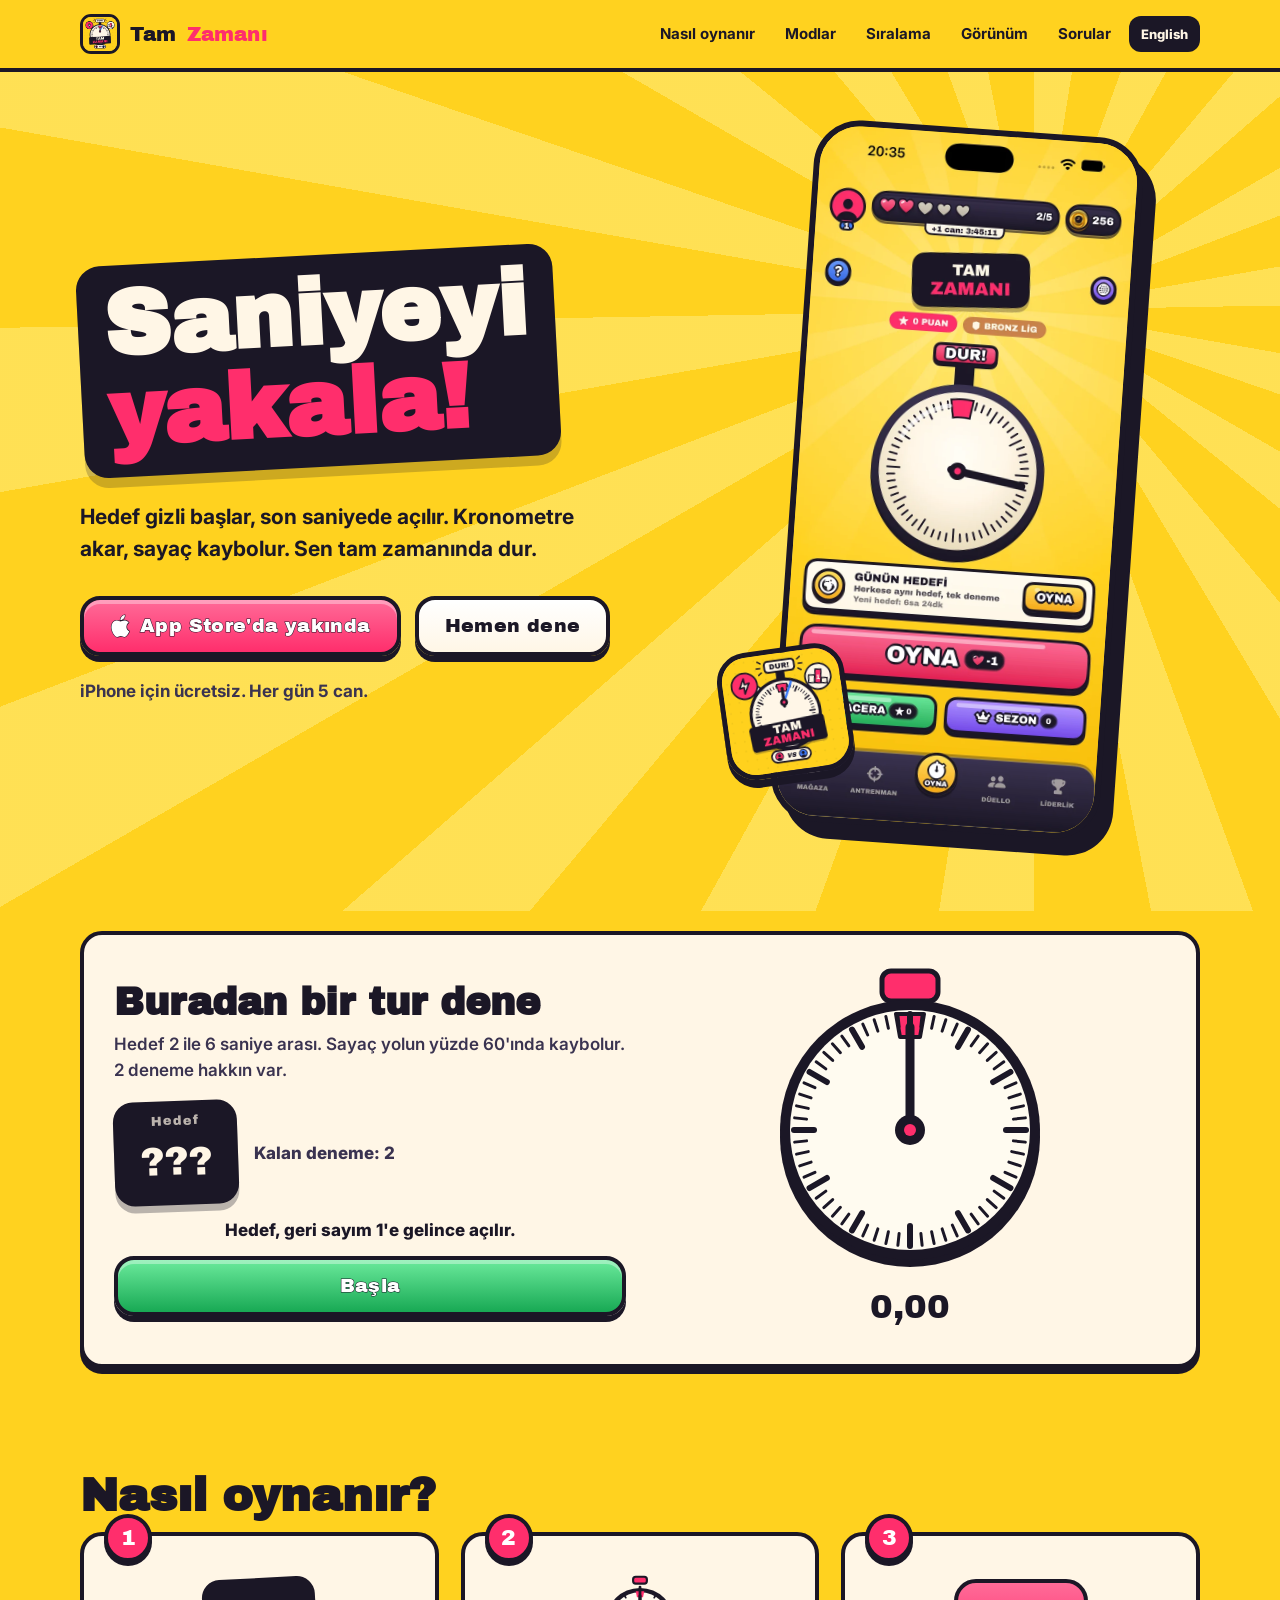
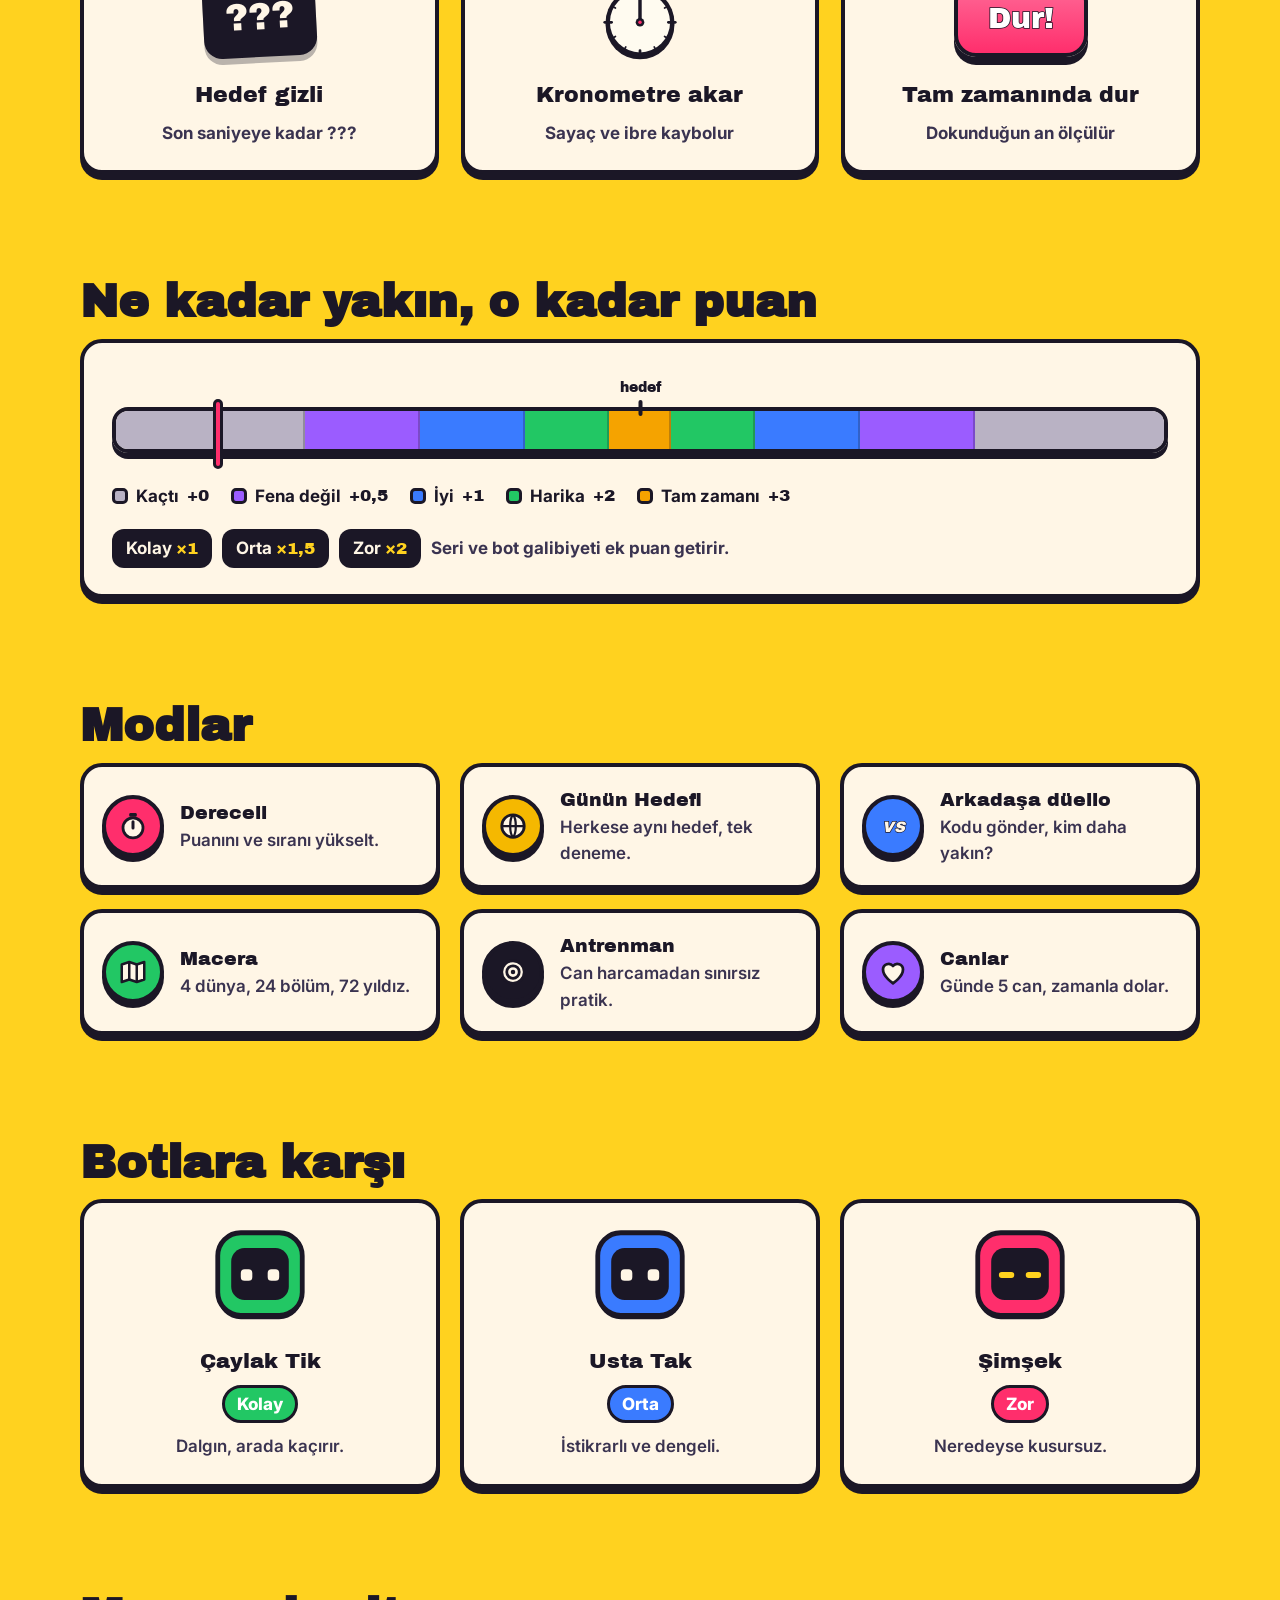
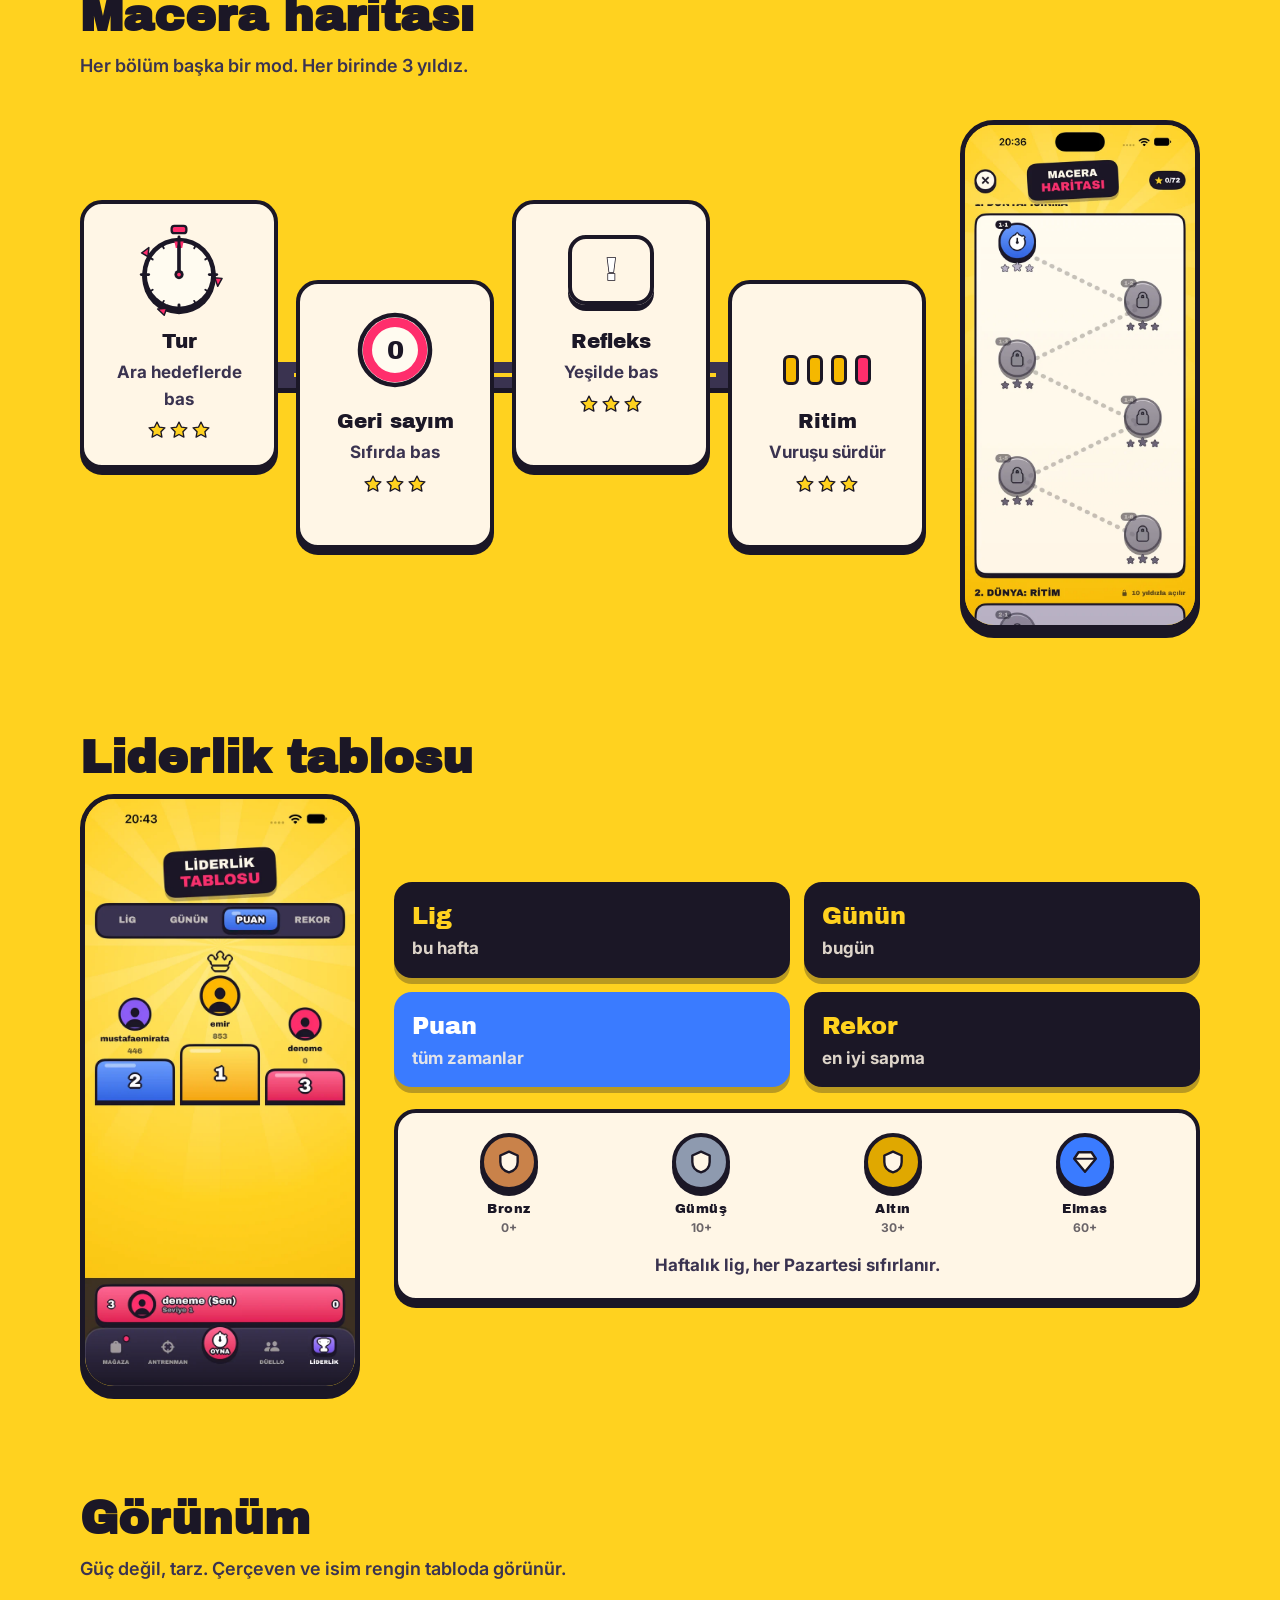
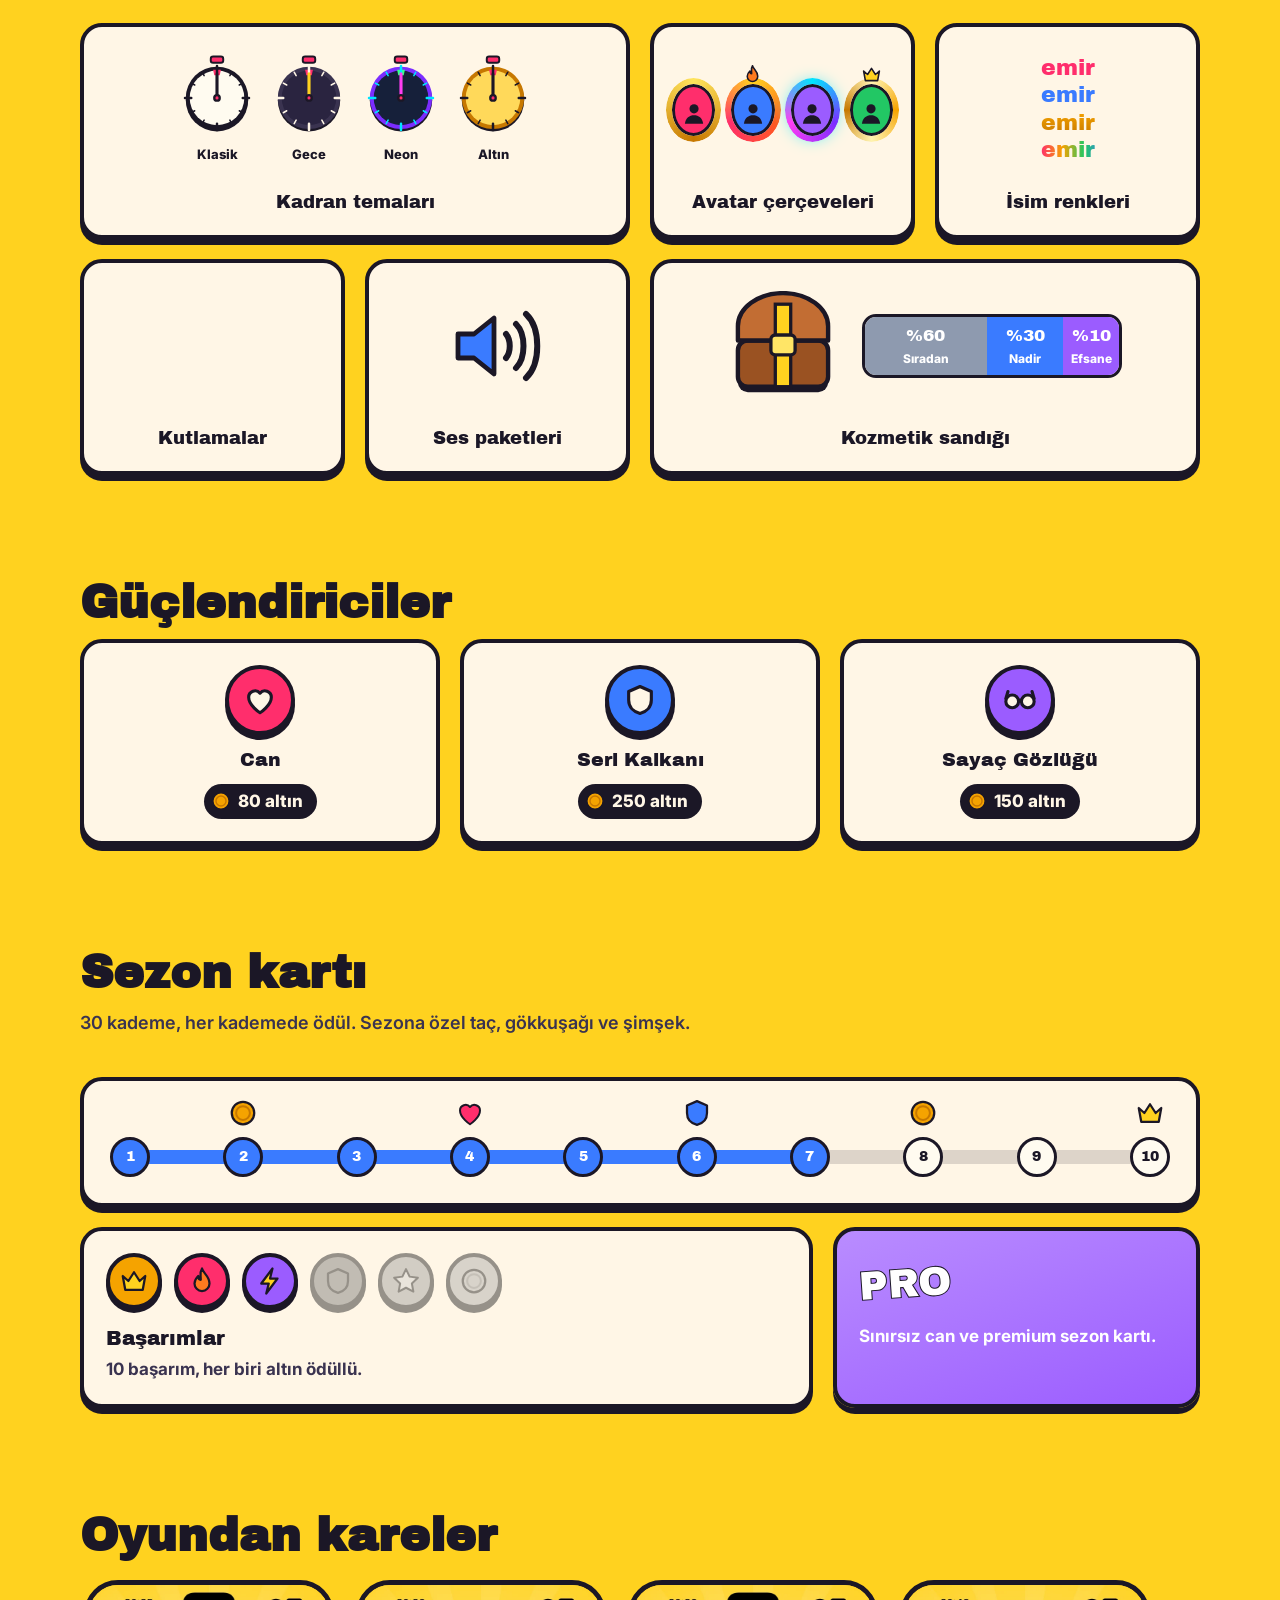
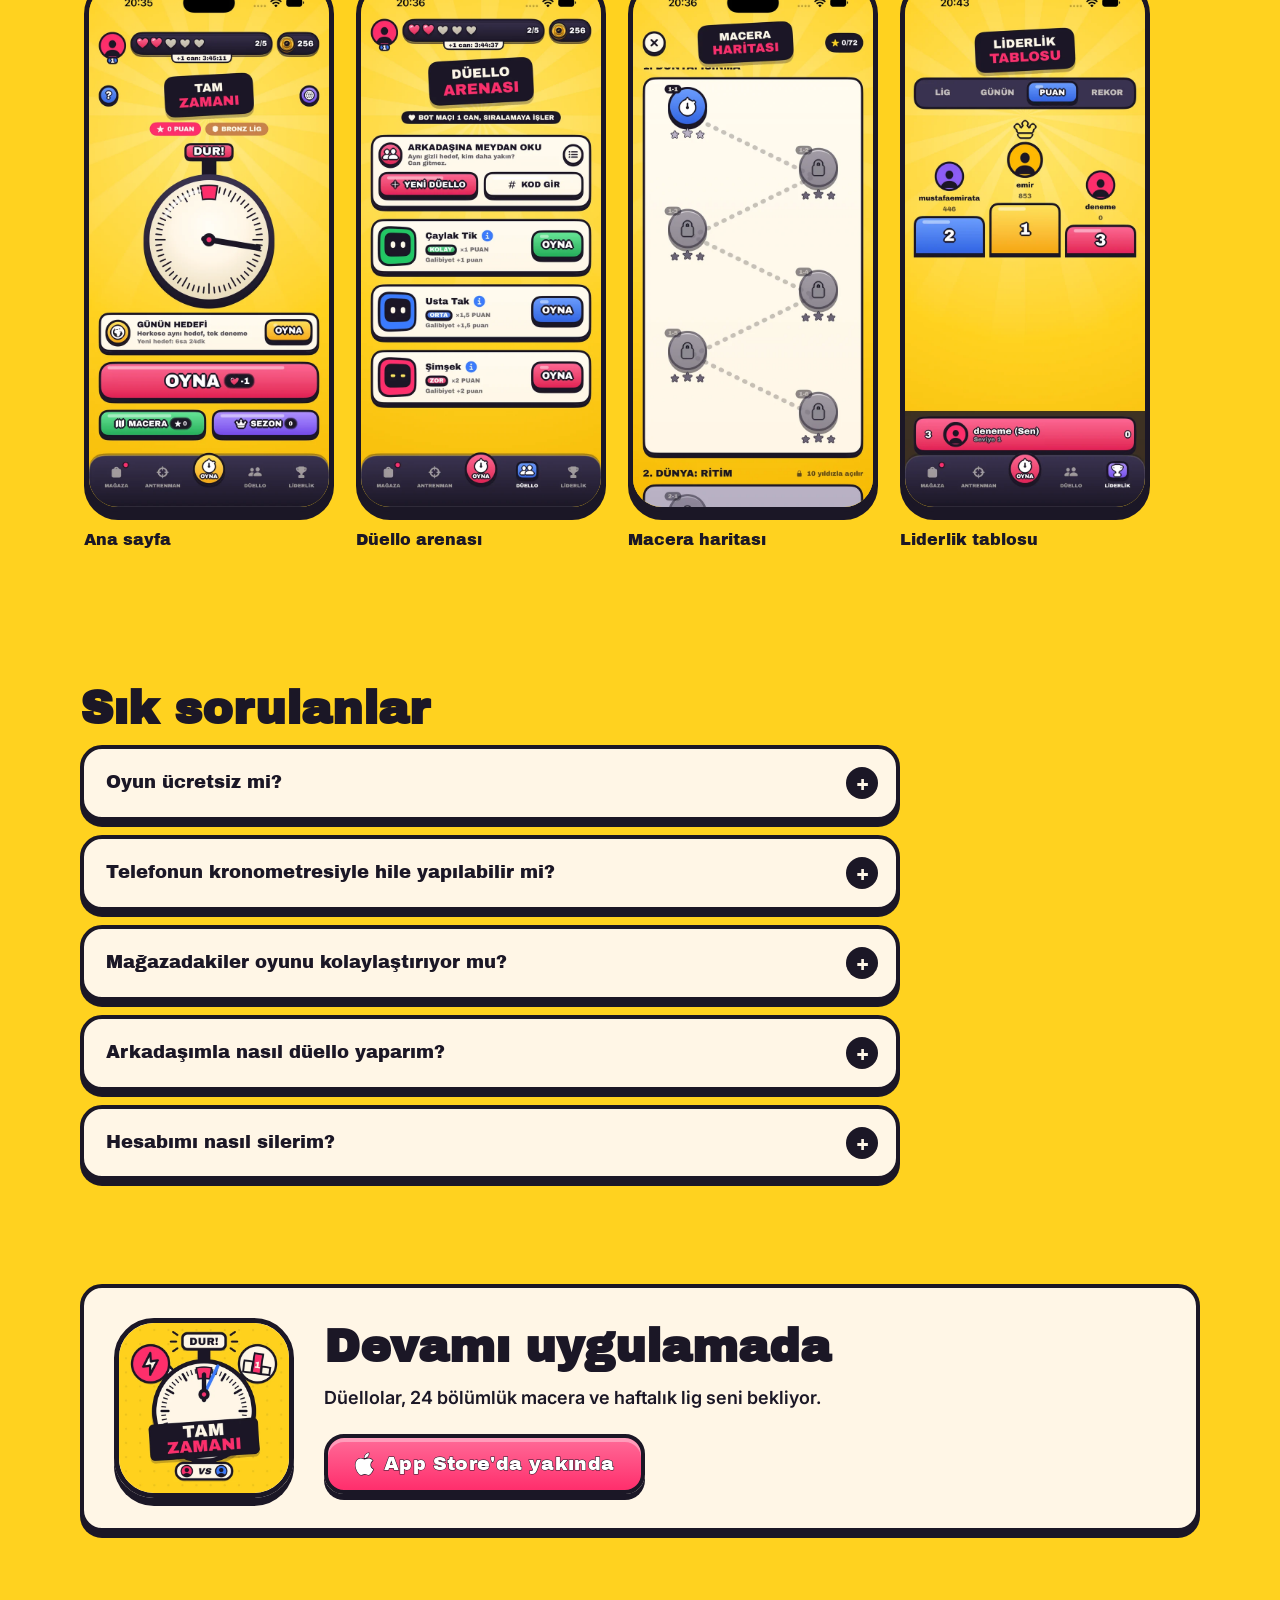
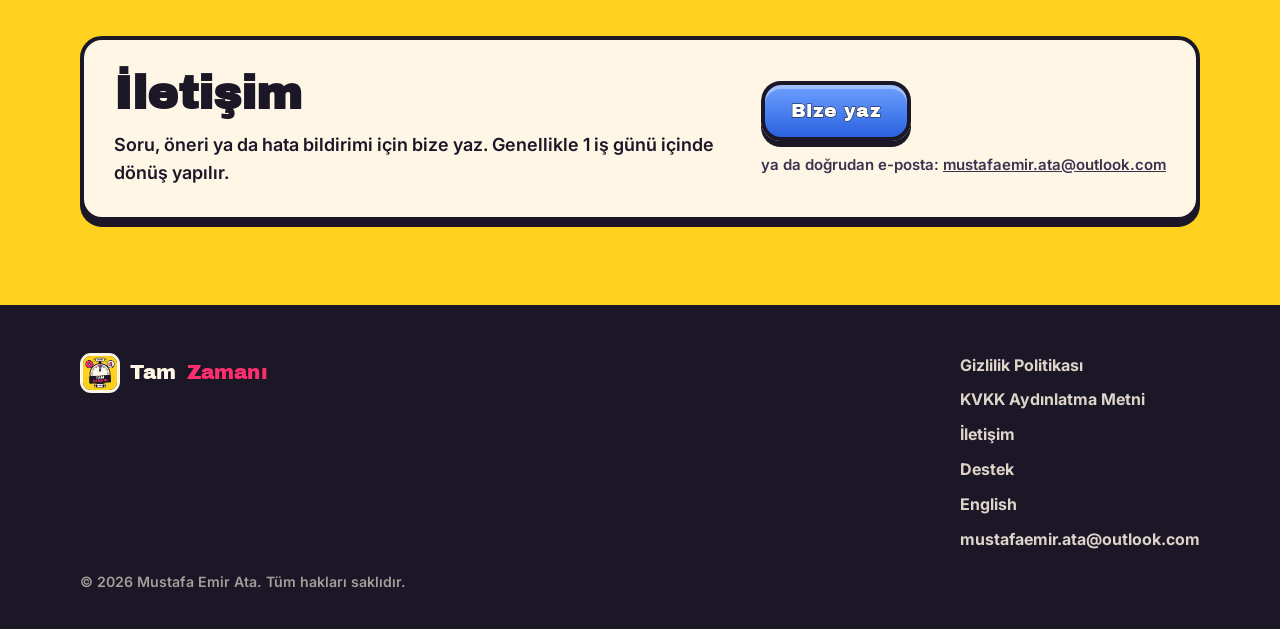
<file: index.html>
<!doctype html>
<html lang="tr">
<head>
<meta charset="utf-8">
<meta name="viewport" content="width=device-width, initial-scale=1">
<title>Tam Zamanı | Saniyeyi yakala</title>
<meta name="description" content="Gizli hedef saniyede kronometreyi durdur. Dereceli maçlar, Günün Hedefi, bot ve arkadaş düellosu, macera haritası, haftalık ligler ve sezon kartı olan bir zamanlama oyunu.">
<meta name="theme-color" content="#FFD21F">
<meta property="og:type" content="website">
<meta property="og:title" content="Tam Zamanı | Saniyeyi yakala">
<meta property="og:description" content="Gizli hedef saniyede kronometreyi durdur. Dereceli maçlar, Günün Hedefi, bot ve arkadaş düellosu, macera haritası, haftalık ligler ve sezon kartı olan bir zamanlama oyunu.">
<meta property="og:image" content="/assets/img/og-tr.jpg">
<meta name="twitter:card" content="summary_large_image">
<link rel="icon" type="image/png" href="/favicon.png">
<link rel="apple-touch-icon" href="/apple-touch-icon.png">
<link rel="alternate" hreflang="tr" href="/">
<link rel="alternate" hreflang="en" href="/en">
<link rel="preconnect" href="https://fonts.googleapis.com">
<link rel="preconnect" href="https://fonts.gstatic.com" crossorigin>
<link href="https://fonts.googleapis.com/css2?family=Archivo+Black&family=Inter:wght@500;600;700;800&display=swap" rel="stylesheet">
<link rel="stylesheet" href="/assets/site.css">
</head>
<body>
<header class="topbar"><div class="wrap">
  <a class="brand" href="/"><img src="/assets/img/ikon-tr.webp" alt="" width="40" height="40">Tam <b>Zamanı</b></a>
  <button class="menu-btn" type="button" aria-expanded="false" aria-controls="site-nav" aria-label="Menü"><span></span><span></span><span></span></button>
  <nav class="nav" id="site-nav"><a href="#nasil">Nasıl oynanır</a><a href="#modlar">Modlar</a><a href="#siralama">Sıralama</a><a href="#gorunum">Görünüm</a><a href="#sss">Sorular</a><a class="lang" href="/en" hreflang="en">English</a></nav>
</div></header>
<main>
<section class="hero"><div class="wrap">
  <div>
    <h1 class="banner">Saniyeyi<span>yakala!</span></h1>
    <p class="lead">Hedef gizli başlar, son saniyede açılır. Kronometre akar, sayaç kaybolur. Sen tam zamanında dur.</p>
    <div class="ctas">
      <a class="btn" href="#indir"><svg width="20" height="24" viewBox="0 0 20 24" aria-hidden="true"><path fill="#fff" stroke="#1B1726" stroke-width="1.2" d="M16.4 12.7c0-2.7 2.2-4 2.3-4.1-1.3-1.9-3.3-2.1-4-2.2-1.7-.2-3.3 1-4.2 1-.9 0-2.2-1-3.6-.9-1.9 0-3.6 1.1-4.5 2.7-1.9 3.4-.5 8.3 1.4 11 .9 1.3 2 2.8 3.4 2.8 1.4-.1 1.9-.9 3.6-.9s2.1.9 3.6.9c1.5 0 2.4-1.4 3.3-2.7 1-1.5 1.5-3 1.5-3.1 0 0-2.8-1.1-2.8-4.5zM13.7 4.6c.8-.9 1.3-2.2 1.1-3.5-1.1 0-2.4.7-3.2 1.7-.7.8-1.3 2.1-1.2 3.3 1.3.1 2.5-.6 3.3-1.5z"/></svg> App Store&#x27;da yakında</a>
      <a class="btn cream" href="#dene">Hemen dene</a>
    </div>
    <p class="note">iPhone için ücretsiz. Her gün 5 can.</p>
  </div>
  <div class="phone-shot">
    <img class="screen" src="/assets/img/ekran-ana-sayfa.webp" width="660" height="1434" alt="Ana sayfa">
    <img class="sticker" src="/assets/img/ikon-tr.webp" width="512" height="512" alt="">
  </div>
</div></section>

<section class="section" id="dene" style="padding-top:20px"><div class="wrap">
  <div class="panel try rise" id="try" data-store="#indir" data-decimal="," data-text='{&quot;start&quot;: &quot;Başla&quot;, &quot;stop&quot;: &quot;Dur!&quot;, &quot;again&quot;: &quot;Tekrar&quot;, &quot;hint&quot;: &quot;Hedef, geri sayım 1&#x27;e gelince açılır.&quot;, &quot;perfect&quot;: &quot;Tam zamanı!&quot;, &quot;great&quot;: &quot;Harika!&quot;, &quot;good&quot;: &quot;İyi!&quot;, &quot;fair&quot;: &quot;Fena değil.&quot;, &quot;miss&quot;: &quot;Kaçtı!&quot;, &quot;early&quot;: &quot;sn erken&quot;, &quot;late&quot;: &quot;sn geç&quot;, &quot;left&quot;: &quot;Kalan deneme: {n}&quot;, &quot;locked&quot;: &quot;Deneme hakkın bitti. Devamı uygulamada seni bekliyor.&quot;, &quot;download&quot;: &quot;Uygulamayı indir&quot;}'>
    <div>
      <h2>Buradan bir tur dene</h2>
      <p>Hedef 2 ile 6 saniye arası. Sayaç yolun yüzde 60&#x27;ında kaybolur. 2 deneme hakkın var.</p>
      <div class="controls">
        <div class="try-row"><span class="target-card"><small>Hedef</small><strong class="target-value">???</strong></span><span class="tries-left"></span></div>
        <div class="result-line" aria-live="polite"></div>
        <button class="btn try-button green" type="button"></button>
      </div>
    </div>
    <div class="dial-box">
      <svg viewBox="0 0 300 300" role="img" aria-hidden="true">
  <rect x="122" y="6" width="56" height="30" rx="9" fill="#FF2E6C" stroke="#1B1726" stroke-width="5"/>
  <rect x="140" y="34" width="20" height="18" fill="#1B1726"/>
  <circle cx="150" cy="172" r="130" fill="#1B1726"/>
  <circle cx="150" cy="165" r="130" fill="#1B1726"/>
  <circle cx="150" cy="165" r="120" fill="#FFFBF0"/>
  <path d="M136 49 L164 49 L160 72 L140 72 Z" fill="#FF2E6C" stroke="#1B1726" stroke-width="4" stroke-linejoin="round"/>
  <g class="ticks" stroke="#1B1726" stroke-linecap="round"></g>
  <g class="needle"><line x1="150" y1="165" x2="150" y2="62" stroke="#1B1726" stroke-width="9" stroke-linecap="round"/></g>
  <circle cx="150" cy="165" r="15" fill="#1B1726"/><circle cx="150" cy="165" r="6" fill="#FF2E6C"/>
</svg>
      <div class="readout" aria-live="off">0,00</div>
    </div>
  </div>
</div></section>

<section class="section" id="nasil" style="padding-top:20px"><div class="wrap">
  <h2 class="section-title rise">Nasıl oynanır?</h2>
  <div class="steps"><article class="panel step rise"><span class="num">1</span><span class="step-art q"><b>???</b></span><h3>Hedef gizli</h3><p>Son saniyeye kadar ???</p></article><article class="panel step rise"><span class="num">2</span><span class="step-art"><svg class="mini-dial" viewBox="0 0 100 100" width="86" height="86" aria-hidden="true">
<rect x="42" y="2" width="16" height="8" rx="3" fill="#FF2E6C" stroke="#1B1726" stroke-width="2.5"/>
<circle cx="50" cy="58" r="40" fill="#1B1726"/><circle cx="50" cy="55" r="40" fill="#1B1726"/><circle cx="50" cy="55" r="35" fill="#FFFBF0"/>
<path d="M45 19 L55 19 L53.5 26 L46.5 26 Z" fill="#FF2E6C"/>
<line x1="50" y1="14" x2="50" y2="22" transform="rotate(0 50 55)" stroke="#1B1726" stroke-width="3.2" stroke-linecap="round"/><line x1="50" y1="17" x2="50" y2="22" transform="rotate(30 50 55)" stroke="#1B1726" stroke-width="2" stroke-linecap="round"/><line x1="50" y1="17" x2="50" y2="22" transform="rotate(60 50 55)" stroke="#1B1726" stroke-width="2" stroke-linecap="round"/><line x1="50" y1="14" x2="50" y2="22" transform="rotate(90 50 55)" stroke="#1B1726" stroke-width="3.2" stroke-linecap="round"/><line x1="50" y1="17" x2="50" y2="22" transform="rotate(120 50 55)" stroke="#1B1726" stroke-width="2" stroke-linecap="round"/><line x1="50" y1="17" x2="50" y2="22" transform="rotate(150 50 55)" stroke="#1B1726" stroke-width="2" stroke-linecap="round"/><line x1="50" y1="14" x2="50" y2="22" transform="rotate(180 50 55)" stroke="#1B1726" stroke-width="3.2" stroke-linecap="round"/><line x1="50" y1="17" x2="50" y2="22" transform="rotate(210 50 55)" stroke="#1B1726" stroke-width="2" stroke-linecap="round"/><line x1="50" y1="17" x2="50" y2="22" transform="rotate(240 50 55)" stroke="#1B1726" stroke-width="2" stroke-linecap="round"/><line x1="50" y1="14" x2="50" y2="22" transform="rotate(270 50 55)" stroke="#1B1726" stroke-width="3.2" stroke-linecap="round"/><line x1="50" y1="17" x2="50" y2="22" transform="rotate(300 50 55)" stroke="#1B1726" stroke-width="2" stroke-linecap="round"/><line x1="50" y1="17" x2="50" y2="22" transform="rotate(330 50 55)" stroke="#1B1726" stroke-width="2" stroke-linecap="round"/>
<g class="spin" style="--speed:1.6s"><line x1="50" y1="55" x2="50" y2="24" stroke="#1B1726" stroke-width="4" stroke-linecap="round"/></g>
<circle cx="50" cy="55" r="5" fill="#1B1726"/><circle cx="50" cy="55" r="2" fill="#FF2E6C"/></svg></span><h3>Kronometre akar</h3><p>Sayaç ve ibre kaybolur</p></article><article class="panel step rise"><span class="num">3</span><span class="step-art tap"><span class="press">Dur!</span></span><h3>Tam zamanında dur</h3><p>Dokunduğun an ölçülür</p></article></div>
</div></section>
<section class="section" id="puan" style="padding-top:20px"><div class="wrap">
  <h2 class="section-title rise">Ne kadar yakın, o kadar puan</h2>
  <div class="panel meter-card rise">
  <div class="meter"><div class="meter-track"><i style="width:18%;background:#B9B2C4"></i><i style="width:11%;background:#9B5CFF"></i><i style="width:10%;background:#3A7BFF"></i><i style="width:8%;background:#22C764"></i><i style="width:6%;background:#F5A300"></i><i style="width:8%;background:#22C764"></i><i style="width:10%;background:#3A7BFF"></i><i style="width:11%;background:#9B5CFF"></i><i style="width:18%;background:#B9B2C4"></i></div><span class="meter-target">hedef</span><span class="meter-needle"></span></div>
  <div class="meter-legend"><span><i style="background:#B9B2C4"></i>Kaçtı <b>+0</b></span><span><i style="background:#9B5CFF"></i>Fena değil <b>+0,5</b></span><span><i style="background:#3A7BFF"></i>İyi <b>+1</b></span><span><i style="background:#22C764"></i>Harika <b>+2</b></span><span><i style="background:#F5A300"></i>Tam zamanı <b>+3</b></span></div>
  <div class="mults"><span class="mult">Kolay <b>×1</b></span><span class="mult">Orta <b>×1,5</b></span><span class="mult">Zor <b>×2</b></span><span class="extra">Seri ve bot galibiyeti ek puan getirir.</span></div>
</div>
</div></section>
<section class="section" id="modlar" style="padding-top:20px"><div class="wrap">
  <h2 class="section-title rise">Modlar</h2>
  <div class="modes compact"><article class="panel mode rise"><span class="icon" style="--tint:#FF2E6C"><svg viewBox="0 0 24 24"><circle cx="12" cy="13.5" r="8" fill="#FFF6E6" stroke="#1B1726" stroke-width="2.2"/><path d="M12 13.5V8.5" stroke="#1B1726" stroke-width="2.4" stroke-linecap="round"/><rect x="9" y="1.5" width="6" height="3" rx="1" fill="#1B1726"/></svg></span><div><h3>Dereceli</h3><p>Puanını ve sıranı yükselt.</p></div></article><article class="panel mode rise"><span class="icon" style="--tint:#F5B800"><svg viewBox="0 0 24 24"><circle cx="12" cy="12" r="9" fill="#FFF6E6" stroke="#1B1726" stroke-width="2.2"/><path d="M3 12h18M12 3c3 3.2 3 14.8 0 18M12 3c-3 3.2-3 14.8 0 18" fill="none" stroke="#1B1726" stroke-width="1.8"/></svg></span><div><h3>Günün Hedefi</h3><p>Herkese aynı hedef, tek deneme.</p></div></article><article class="panel mode rise"><span class="icon" style="--tint:#3A7BFF"><svg viewBox="0 0 24 24"><text x="12" y="16.5" text-anchor="middle" font-family="Archivo Black, Arial Black" font-size="12" font-style="italic" fill="#FFF6E6" stroke="#1B1726" stroke-width="1" paint-order="stroke">VS</text></svg></span><div><h3>Arkadaşa düello</h3><p>Kodu gönder, kim daha yakın?</p></div></article><article class="panel mode rise"><span class="icon" style="--tint:#22C764"><svg viewBox="0 0 24 24"><path d="M3 6l6-2 6 2 6-2v14l-6 2-6-2-6 2z" fill="#FFF6E6" stroke="#1B1726" stroke-width="2" stroke-linejoin="round"/><path d="M9 4v14M15 6v14" stroke="#1B1726" stroke-width="2"/></svg></span><div><h3>Macera</h3><p>4 dünya, 24 bölüm, 72 yıldız.</p></div></article><article class="panel mode rise"><span class="icon" style="--tint:#1B1726"><svg viewBox="0 0 24 24"><circle cx="12" cy="12" r="9" fill="#FFF6E6" stroke="#1B1726" stroke-width="2.2"/><circle cx="12" cy="12" r="5" fill="none" stroke="#1B1726" stroke-width="2.2"/><circle cx="12" cy="12" r="1.8" fill="#1B1726"/></svg></span><div><h3>Antrenman</h3><p>Can harcamadan sınırsız pratik.</p></div></article><article class="panel mode rise"><span class="icon" style="--tint:#9B5CFF"><svg viewBox="0 0 24 24"><path d="M12 21s-8-5.2-8-11a4.5 4.5 0 0 1 8-2.8A4.5 4.5 0 0 1 20 10c0 5.8-8 11-8 11z" fill="#FFF6E6" stroke="#1B1726" stroke-width="2.2" stroke-linejoin="round"/></svg></span><div><h3>Canlar</h3><p>Günde 5 can, zamanla dolar.</p></div></article></div>
</div></section>
<section class="section" id="botlar" style="padding-top:20px"><div class="wrap">
  <h2 class="section-title rise">Botlara karşı</h2>
  <div class="bots"><article class="panel botcard rise"><svg class="bot" viewBox="0 0 100 100" aria-hidden="true">
<rect x="6" y="10" width="88" height="86" rx="24" fill="#1B1726"/>
<rect x="6" y="6" width="88" height="86" rx="24" fill="#22C764" stroke="#1B1726" stroke-width="5"/>
<rect x="20" y="22" width="60" height="54" rx="14" fill="#1B1726"/><g class="eyes"><rect x="30" y="44" width="12" height="12" rx="4" fill="#FFF6E6"/><rect x="58" y="44" width="12" height="12" rx="4" fill="#FFF6E6"/></g></svg><h3>Çaylak Tik</h3><span class="chip" style="background:#22C764">Kolay</span><p>Dalgın, arada kaçırır.</p></article><article class="panel botcard rise"><svg class="bot" viewBox="0 0 100 100" aria-hidden="true">
<rect x="6" y="10" width="88" height="86" rx="24" fill="#1B1726"/>
<rect x="6" y="6" width="88" height="86" rx="24" fill="#3A7BFF" stroke="#1B1726" stroke-width="5"/>
<rect x="20" y="22" width="60" height="54" rx="14" fill="#1B1726"/><g class="eyes"><rect x="30" y="44" width="12" height="12" rx="4" fill="#FFF6E6"/><rect x="58" y="44" width="12" height="12" rx="4" fill="#FFF6E6"/></g></svg><h3>Usta Tak</h3><span class="chip" style="background:#3A7BFF">Orta</span><p>İstikrarlı ve dengeli.</p></article><article class="panel botcard rise"><svg class="bot" viewBox="0 0 100 100" aria-hidden="true">
<rect x="6" y="10" width="88" height="86" rx="24" fill="#1B1726"/>
<rect x="6" y="6" width="88" height="86" rx="24" fill="#FF2E6C" stroke="#1B1726" stroke-width="5"/>
<rect x="20" y="22" width="60" height="54" rx="14" fill="#1B1726"/><g class="eyes"><rect x="28" y="47" width="16" height="6" rx="3" fill="#FFD21F"/><rect x="56" y="47" width="16" height="6" rx="3" fill="#FFD21F"/></g></svg><h3>Şimşek</h3><span class="chip" style="background:#FF2E6C">Zor</span><p>Neredeyse kusursuz.</p></article></div>
</div></section>
<section class="section" id="macera" style="padding-top:20px"><div class="wrap">
  <h2 class="section-title rise">Macera haritası</h2>
  <p class="section-lead rise">Her bölüm başka bir mod. Her birinde 3 yıldız.</p>
  <div class="road-wrap">
  <div class="road"><div class="station rise"><div class="stop"><svg class="mini-dial" viewBox="0 0 100 100" width="92" height="92" aria-hidden="true">
<rect x="42" y="2" width="16" height="8" rx="3" fill="#FF2E6C" stroke="#1B1726" stroke-width="2.5"/>
<circle cx="50" cy="58" r="40" fill="#1B1726"/><circle cx="50" cy="55" r="40" fill="#1B1726"/><circle cx="50" cy="55" r="35" fill="#FFFBF0"/>
<path d="M45 19 L55 19 L53.5 26 L46.5 26 Z" fill="#FF2E6C"/>
<line x1="50" y1="14" x2="50" y2="22" transform="rotate(0 50 55)" stroke="#1B1726" stroke-width="3.2" stroke-linecap="round"/><line x1="50" y1="17" x2="50" y2="22" transform="rotate(30 50 55)" stroke="#1B1726" stroke-width="2" stroke-linecap="round"/><line x1="50" y1="17" x2="50" y2="22" transform="rotate(60 50 55)" stroke="#1B1726" stroke-width="2" stroke-linecap="round"/><line x1="50" y1="14" x2="50" y2="22" transform="rotate(90 50 55)" stroke="#1B1726" stroke-width="3.2" stroke-linecap="round"/><line x1="50" y1="17" x2="50" y2="22" transform="rotate(120 50 55)" stroke="#1B1726" stroke-width="2" stroke-linecap="round"/><line x1="50" y1="17" x2="50" y2="22" transform="rotate(150 50 55)" stroke="#1B1726" stroke-width="2" stroke-linecap="round"/><line x1="50" y1="14" x2="50" y2="22" transform="rotate(180 50 55)" stroke="#1B1726" stroke-width="3.2" stroke-linecap="round"/><line x1="50" y1="17" x2="50" y2="22" transform="rotate(210 50 55)" stroke="#1B1726" stroke-width="2" stroke-linecap="round"/><line x1="50" y1="17" x2="50" y2="22" transform="rotate(240 50 55)" stroke="#1B1726" stroke-width="2" stroke-linecap="round"/><line x1="50" y1="14" x2="50" y2="22" transform="rotate(270 50 55)" stroke="#1B1726" stroke-width="3.2" stroke-linecap="round"/><line x1="50" y1="17" x2="50" y2="22" transform="rotate(300 50 55)" stroke="#1B1726" stroke-width="2" stroke-linecap="round"/><line x1="50" y1="17" x2="50" y2="22" transform="rotate(330 50 55)" stroke="#1B1726" stroke-width="2" stroke-linecap="round"/><path d="M50 20 l0 -12 l9 4 l-9 4" transform="rotate(95 50 55)" fill="#FF2E6C" stroke="#1B1726" stroke-width="1.6" stroke-linejoin="round"/><path d="M50 20 l0 -12 l9 4 l-9 4" transform="rotate(200 50 55)" fill="#FF2E6C" stroke="#1B1726" stroke-width="1.6" stroke-linejoin="round"/><path d="M50 20 l0 -12 l9 4 l-9 4" transform="rotate(300 50 55)" fill="#FF2E6C" stroke="#1B1726" stroke-width="1.6" stroke-linejoin="round"/>
<g class="spin" style="--speed:2.4s"><line x1="50" y1="55" x2="50" y2="24" stroke="#1B1726" stroke-width="4" stroke-linecap="round"/></g>
<circle cx="50" cy="55" r="5" fill="#1B1726"/><circle cx="50" cy="55" r="2" fill="#FF2E6C"/></svg></div><h3>Tur</h3><p>Ara hedeflerde bas</p><span class="stars"><svg viewBox="0 0 24 24"><path d="M12 2.5l2.9 6 6.6.9-4.8 4.6 1.2 6.5L12 17.4l-5.9 3.1 1.2-6.5L2.5 9.4l6.6-.9z" fill="#FFD21F" stroke="#1B1726" stroke-width="1.6" stroke-linejoin="round"/></svg><svg viewBox="0 0 24 24"><path d="M12 2.5l2.9 6 6.6.9-4.8 4.6 1.2 6.5L12 17.4l-5.9 3.1 1.2-6.5L2.5 9.4l6.6-.9z" fill="#FFD21F" stroke="#1B1726" stroke-width="1.6" stroke-linejoin="round"/></svg><svg viewBox="0 0 24 24"><path d="M12 2.5l2.9 6 6.6.9-4.8 4.6 1.2 6.5L12 17.4l-5.9 3.1 1.2-6.5L2.5 9.4l6.6-.9z" fill="#FFD21F" stroke="#1B1726" stroke-width="1.6" stroke-linejoin="round"/></svg></span></div><div class="station rise"><div class="stop"><svg class="count" viewBox="0 0 100 100" width="92" height="92" aria-hidden="true">
<circle cx="50" cy="50" r="38" fill="#FFFBF0" stroke="#1B1726" stroke-width="5"/>
<circle class="ring" cx="50" cy="50" r="30" fill="none" stroke="#FF2E6C" stroke-width="10" stroke-linecap="round" transform="rotate(-90 50 50)"/>
<text x="50" y="60" text-anchor="middle" font-family="Archivo Black, Arial Black" font-size="28" fill="#1B1726">0</text></svg></div><h3>Geri sayım</h3><p>Sıfırda bas</p><span class="stars"><svg viewBox="0 0 24 24"><path d="M12 2.5l2.9 6 6.6.9-4.8 4.6 1.2 6.5L12 17.4l-5.9 3.1 1.2-6.5L2.5 9.4l6.6-.9z" fill="#FFD21F" stroke="#1B1726" stroke-width="1.6" stroke-linejoin="round"/></svg><svg viewBox="0 0 24 24"><path d="M12 2.5l2.9 6 6.6.9-4.8 4.6 1.2 6.5L12 17.4l-5.9 3.1 1.2-6.5L2.5 9.4l6.6-.9z" fill="#FFD21F" stroke="#1B1726" stroke-width="1.6" stroke-linejoin="round"/></svg><svg viewBox="0 0 24 24"><path d="M12 2.5l2.9 6 6.6.9-4.8 4.6 1.2 6.5L12 17.4l-5.9 3.1 1.2-6.5L2.5 9.4l6.6-.9z" fill="#FFD21F" stroke="#1B1726" stroke-width="1.6" stroke-linejoin="round"/></svg></span></div><div class="station rise"><div class="stop"><span class="pad"><span>!</span></span></div><h3>Refleks</h3><p>Yeşilde bas</p><span class="stars"><svg viewBox="0 0 24 24"><path d="M12 2.5l2.9 6 6.6.9-4.8 4.6 1.2 6.5L12 17.4l-5.9 3.1 1.2-6.5L2.5 9.4l6.6-.9z" fill="#FFD21F" stroke="#1B1726" stroke-width="1.6" stroke-linejoin="round"/></svg><svg viewBox="0 0 24 24"><path d="M12 2.5l2.9 6 6.6.9-4.8 4.6 1.2 6.5L12 17.4l-5.9 3.1 1.2-6.5L2.5 9.4l6.6-.9z" fill="#FFD21F" stroke="#1B1726" stroke-width="1.6" stroke-linejoin="round"/></svg><svg viewBox="0 0 24 24"><path d="M12 2.5l2.9 6 6.6.9-4.8 4.6 1.2 6.5L12 17.4l-5.9 3.1 1.2-6.5L2.5 9.4l6.6-.9z" fill="#FFD21F" stroke="#1B1726" stroke-width="1.6" stroke-linejoin="round"/></svg></span></div><div class="station rise"><div class="stop"><span class="bars"><i></i><i></i><i></i><i></i></span></div><h3>Ritim</h3><p>Vuruşu sürdür</p><span class="stars"><svg viewBox="0 0 24 24"><path d="M12 2.5l2.9 6 6.6.9-4.8 4.6 1.2 6.5L12 17.4l-5.9 3.1 1.2-6.5L2.5 9.4l6.6-.9z" fill="#FFD21F" stroke="#1B1726" stroke-width="1.6" stroke-linejoin="round"/></svg><svg viewBox="0 0 24 24"><path d="M12 2.5l2.9 6 6.6.9-4.8 4.6 1.2 6.5L12 17.4l-5.9 3.1 1.2-6.5L2.5 9.4l6.6-.9z" fill="#FFD21F" stroke="#1B1726" stroke-width="1.6" stroke-linejoin="round"/></svg><svg viewBox="0 0 24 24"><path d="M12 2.5l2.9 6 6.6.9-4.8 4.6 1.2 6.5L12 17.4l-5.9 3.1 1.2-6.5L2.5 9.4l6.6-.9z" fill="#FFD21F" stroke="#1B1726" stroke-width="1.6" stroke-linejoin="round"/></svg></span></div></div>
  <img class="shot rise" src="/assets/img/ekran-macera.webp" width="660" height="1434" loading="lazy" alt="Macera haritası">
</div>
</div></section>
<section class="section" id="siralama" style="padding-top:20px"><div class="wrap">
  <h2 class="section-title rise">Liderlik tablosu</h2>
  <div class="rank-wrap">
  <img class="shot rise" src="/assets/img/ekran-liderlik.webp" width="660" height="1434" loading="lazy" alt="Liderlik tablosu">
  <div>
    <div class="rank-tabs"><div class="rank-tab rise"><b>Lig</b><span>bu hafta</span></div><div class="rank-tab rise"><b>Günün</b><span>bugün</span></div><div class="rank-tab rise"><b>Puan</b><span>tüm zamanlar</span></div><div class="rank-tab rise"><b>Rekor</b><span>en iyi sapma</span></div></div>
    <div class="panel rise league-card"><div class="leagues"><div class="league"><i style="--c:#C9824A"><svg viewBox="0 0 24 24"><path d="M12 2.5 20 6v6c0 5-3.4 8.3-8 9.5C7.4 20.3 4 17 4 12V6z" fill="#FFF6E6" stroke="#1B1726" stroke-width="2.2" stroke-linejoin="round"/></svg></i>Bronz<small>0+</small></div><div class="league"><i style="--c:#8E9AAF"><svg viewBox="0 0 24 24"><path d="M12 2.5 20 6v6c0 5-3.4 8.3-8 9.5C7.4 20.3 4 17 4 12V6z" fill="#FFF6E6" stroke="#1B1726" stroke-width="2.2" stroke-linejoin="round"/></svg></i>Gümüş<small>10+</small></div><div class="league"><i style="--c:#E0A800"><svg viewBox="0 0 24 24"><path d="M12 2.5 20 6v6c0 5-3.4 8.3-8 9.5C7.4 20.3 4 17 4 12V6z" fill="#FFF6E6" stroke="#1B1726" stroke-width="2.2" stroke-linejoin="round"/></svg></i>Altın<small>30+</small></div><div class="league"><i style="--c:#3A7BFF"><svg viewBox="0 0 24 24"><path d="M6 3h12l4 6-10 12L2 9z" fill="#FFF6E6" stroke="#1B1726" stroke-width="2.2" stroke-linejoin="round"/><path d="M2 9h20" stroke="#1B1726" stroke-width="1.8"/></svg></i>Elmas<small>60+</small></div></div><p>Haftalık lig, her Pazartesi sıfırlanır.</p></div>
  </div>
</div>
</div></section>
<section class="section" id="gorunum" style="padding-top:20px"><div class="wrap">
  <h2 class="section-title rise">Görünüm</h2>
  <p class="section-lead rise">Güç değil, tarz. Çerçeven ve isim rengin tabloda görünür.</p>
  <div class="looks">
  <article class="panel look rise wide"><div class="look-art dials"><figure><svg class="mini-dial" viewBox="0 0 100 100" width="78" height="78" aria-hidden="true">
<rect x="42" y="2" width="16" height="8" rx="3" fill="#FF2E6C" stroke="#1B1726" stroke-width="2.5"/>
<circle cx="50" cy="58" r="40" fill="#1B1726"/><circle cx="50" cy="55" r="40" fill="#1B1726"/><circle cx="50" cy="55" r="35" fill="#FFFBF0"/>
<path d="M45 19 L55 19 L53.5 26 L46.5 26 Z" fill="#FF2E6C"/>
<line x1="50" y1="14" x2="50" y2="22" transform="rotate(0 50 55)" stroke="#1B1726" stroke-width="3.2" stroke-linecap="round"/><line x1="50" y1="17" x2="50" y2="22" transform="rotate(30 50 55)" stroke="#1B1726" stroke-width="2" stroke-linecap="round"/><line x1="50" y1="17" x2="50" y2="22" transform="rotate(60 50 55)" stroke="#1B1726" stroke-width="2" stroke-linecap="round"/><line x1="50" y1="14" x2="50" y2="22" transform="rotate(90 50 55)" stroke="#1B1726" stroke-width="3.2" stroke-linecap="round"/><line x1="50" y1="17" x2="50" y2="22" transform="rotate(120 50 55)" stroke="#1B1726" stroke-width="2" stroke-linecap="round"/><line x1="50" y1="17" x2="50" y2="22" transform="rotate(150 50 55)" stroke="#1B1726" stroke-width="2" stroke-linecap="round"/><line x1="50" y1="14" x2="50" y2="22" transform="rotate(180 50 55)" stroke="#1B1726" stroke-width="3.2" stroke-linecap="round"/><line x1="50" y1="17" x2="50" y2="22" transform="rotate(210 50 55)" stroke="#1B1726" stroke-width="2" stroke-linecap="round"/><line x1="50" y1="17" x2="50" y2="22" transform="rotate(240 50 55)" stroke="#1B1726" stroke-width="2" stroke-linecap="round"/><line x1="50" y1="14" x2="50" y2="22" transform="rotate(270 50 55)" stroke="#1B1726" stroke-width="3.2" stroke-linecap="round"/><line x1="50" y1="17" x2="50" y2="22" transform="rotate(300 50 55)" stroke="#1B1726" stroke-width="2" stroke-linecap="round"/><line x1="50" y1="17" x2="50" y2="22" transform="rotate(330 50 55)" stroke="#1B1726" stroke-width="2" stroke-linecap="round"/>
<g class="spin" style="--speed:3.2s"><line x1="50" y1="55" x2="50" y2="24" stroke="#1B1726" stroke-width="4" stroke-linecap="round"/></g>
<circle cx="50" cy="55" r="5" fill="#1B1726"/><circle cx="50" cy="55" r="2" fill="#FF2E6C"/></svg><figcaption>Klasik</figcaption></figure><figure><svg class="mini-dial" viewBox="0 0 100 100" width="78" height="78" aria-hidden="true">
<rect x="42" y="2" width="16" height="8" rx="3" fill="#FF2E6C" stroke="#1B1726" stroke-width="2.5"/>
<circle cx="50" cy="58" r="40" fill="#1B1726"/><circle cx="50" cy="55" r="40" fill="#3A3350"/><circle cx="50" cy="55" r="35" fill="#2A2440"/>
<path d="M45 19 L55 19 L53.5 26 L46.5 26 Z" fill="#FF2E6C"/>
<line x1="50" y1="14" x2="50" y2="22" transform="rotate(0 50 55)" stroke="#FFF6E6" stroke-width="3.2" stroke-linecap="round"/><line x1="50" y1="17" x2="50" y2="22" transform="rotate(30 50 55)" stroke="#FFF6E6" stroke-width="2" stroke-linecap="round"/><line x1="50" y1="17" x2="50" y2="22" transform="rotate(60 50 55)" stroke="#FFF6E6" stroke-width="2" stroke-linecap="round"/><line x1="50" y1="14" x2="50" y2="22" transform="rotate(90 50 55)" stroke="#FFF6E6" stroke-width="3.2" stroke-linecap="round"/><line x1="50" y1="17" x2="50" y2="22" transform="rotate(120 50 55)" stroke="#FFF6E6" stroke-width="2" stroke-linecap="round"/><line x1="50" y1="17" x2="50" y2="22" transform="rotate(150 50 55)" stroke="#FFF6E6" stroke-width="2" stroke-linecap="round"/><line x1="50" y1="14" x2="50" y2="22" transform="rotate(180 50 55)" stroke="#FFF6E6" stroke-width="3.2" stroke-linecap="round"/><line x1="50" y1="17" x2="50" y2="22" transform="rotate(210 50 55)" stroke="#FFF6E6" stroke-width="2" stroke-linecap="round"/><line x1="50" y1="17" x2="50" y2="22" transform="rotate(240 50 55)" stroke="#FFF6E6" stroke-width="2" stroke-linecap="round"/><line x1="50" y1="14" x2="50" y2="22" transform="rotate(270 50 55)" stroke="#FFF6E6" stroke-width="3.2" stroke-linecap="round"/><line x1="50" y1="17" x2="50" y2="22" transform="rotate(300 50 55)" stroke="#FFF6E6" stroke-width="2" stroke-linecap="round"/><line x1="50" y1="17" x2="50" y2="22" transform="rotate(330 50 55)" stroke="#FFF6E6" stroke-width="2" stroke-linecap="round"/>
<g class="spin" style="--speed:2.6s"><line x1="50" y1="55" x2="50" y2="24" stroke="#FFD21F" stroke-width="4" stroke-linecap="round"/></g>
<circle cx="50" cy="55" r="5" fill="#1B1726"/><circle cx="50" cy="55" r="2" fill="#FF2E6C"/></svg><figcaption>Gece</figcaption></figure><figure><svg class="mini-dial" viewBox="0 0 100 100" width="78" height="78" aria-hidden="true">
<rect x="42" y="2" width="16" height="8" rx="3" fill="#FF2E6C" stroke="#1B1726" stroke-width="2.5"/>
<circle cx="50" cy="58" r="40" fill="#1B1726"/><circle cx="50" cy="55" r="40" fill="#7B2CFF"/><circle cx="50" cy="55" r="35" fill="#16203A"/>
<path d="M45 19 L55 19 L53.5 26 L46.5 26 Z" fill="#39FF88"/>
<line x1="50" y1="14" x2="50" y2="22" transform="rotate(0 50 55)" stroke="#00E5FF" stroke-width="3.2" stroke-linecap="round"/><line x1="50" y1="17" x2="50" y2="22" transform="rotate(30 50 55)" stroke="#00E5FF" stroke-width="2" stroke-linecap="round"/><line x1="50" y1="17" x2="50" y2="22" transform="rotate(60 50 55)" stroke="#00E5FF" stroke-width="2" stroke-linecap="round"/><line x1="50" y1="14" x2="50" y2="22" transform="rotate(90 50 55)" stroke="#00E5FF" stroke-width="3.2" stroke-linecap="round"/><line x1="50" y1="17" x2="50" y2="22" transform="rotate(120 50 55)" stroke="#00E5FF" stroke-width="2" stroke-linecap="round"/><line x1="50" y1="17" x2="50" y2="22" transform="rotate(150 50 55)" stroke="#00E5FF" stroke-width="2" stroke-linecap="round"/><line x1="50" y1="14" x2="50" y2="22" transform="rotate(180 50 55)" stroke="#00E5FF" stroke-width="3.2" stroke-linecap="round"/><line x1="50" y1="17" x2="50" y2="22" transform="rotate(210 50 55)" stroke="#00E5FF" stroke-width="2" stroke-linecap="round"/><line x1="50" y1="17" x2="50" y2="22" transform="rotate(240 50 55)" stroke="#00E5FF" stroke-width="2" stroke-linecap="round"/><line x1="50" y1="14" x2="50" y2="22" transform="rotate(270 50 55)" stroke="#00E5FF" stroke-width="3.2" stroke-linecap="round"/><line x1="50" y1="17" x2="50" y2="22" transform="rotate(300 50 55)" stroke="#00E5FF" stroke-width="2" stroke-linecap="round"/><line x1="50" y1="17" x2="50" y2="22" transform="rotate(330 50 55)" stroke="#00E5FF" stroke-width="2" stroke-linecap="round"/>
<g class="spin" style="--speed:3.8s"><line x1="50" y1="55" x2="50" y2="24" stroke="#FF3DF2" stroke-width="4" stroke-linecap="round"/></g>
<circle cx="50" cy="55" r="5" fill="#1B1726"/><circle cx="50" cy="55" r="2" fill="#FF2E6C"/></svg><figcaption>Neon</figcaption></figure><figure><svg class="mini-dial" viewBox="0 0 100 100" width="78" height="78" aria-hidden="true">
<rect x="42" y="2" width="16" height="8" rx="3" fill="#FF2E6C" stroke="#1B1726" stroke-width="2.5"/>
<circle cx="50" cy="58" r="40" fill="#1B1726"/><circle cx="50" cy="55" r="40" fill="#C77800"/><circle cx="50" cy="55" r="35" fill="#FFD95A"/>
<path d="M45 19 L55 19 L53.5 26 L46.5 26 Z" fill="#FF2E6C"/>
<line x1="50" y1="14" x2="50" y2="22" transform="rotate(0 50 55)" stroke="#1B1726" stroke-width="3.2" stroke-linecap="round"/><line x1="50" y1="17" x2="50" y2="22" transform="rotate(30 50 55)" stroke="#1B1726" stroke-width="2" stroke-linecap="round"/><line x1="50" y1="17" x2="50" y2="22" transform="rotate(60 50 55)" stroke="#1B1726" stroke-width="2" stroke-linecap="round"/><line x1="50" y1="14" x2="50" y2="22" transform="rotate(90 50 55)" stroke="#1B1726" stroke-width="3.2" stroke-linecap="round"/><line x1="50" y1="17" x2="50" y2="22" transform="rotate(120 50 55)" stroke="#1B1726" stroke-width="2" stroke-linecap="round"/><line x1="50" y1="17" x2="50" y2="22" transform="rotate(150 50 55)" stroke="#1B1726" stroke-width="2" stroke-linecap="round"/><line x1="50" y1="14" x2="50" y2="22" transform="rotate(180 50 55)" stroke="#1B1726" stroke-width="3.2" stroke-linecap="round"/><line x1="50" y1="17" x2="50" y2="22" transform="rotate(210 50 55)" stroke="#1B1726" stroke-width="2" stroke-linecap="round"/><line x1="50" y1="17" x2="50" y2="22" transform="rotate(240 50 55)" stroke="#1B1726" stroke-width="2" stroke-linecap="round"/><line x1="50" y1="14" x2="50" y2="22" transform="rotate(270 50 55)" stroke="#1B1726" stroke-width="3.2" stroke-linecap="round"/><line x1="50" y1="17" x2="50" y2="22" transform="rotate(300 50 55)" stroke="#1B1726" stroke-width="2" stroke-linecap="round"/><line x1="50" y1="17" x2="50" y2="22" transform="rotate(330 50 55)" stroke="#1B1726" stroke-width="2" stroke-linecap="round"/>
<g class="spin" style="--speed:2.9s"><line x1="50" y1="55" x2="50" y2="24" stroke="#1B1726" stroke-width="4" stroke-linecap="round"/></g>
<circle cx="50" cy="55" r="5" fill="#1B1726"/><circle cx="50" cy="55" r="2" fill="#FF2E6C"/></svg><figcaption>Altın</figcaption></figure></div><h3>Kadran temaları</h3></article>
  <article class="panel look rise"><div class="look-art frames"><span class="ava gold" style="--bg:#FF2E6C"><svg viewBox="0 0 40 40" aria-hidden="true"><circle cx="20" cy="15" r="7" fill="#1B1726"/><path d="M6 38c1-9 7-13 14-13s13 4 14 13z" fill="#1B1726"/></svg></span><span class="ava flame" style="--bg:#3A7BFF"><svg viewBox="0 0 40 40" aria-hidden="true"><circle cx="20" cy="15" r="7" fill="#1B1726"/><path d="M6 38c1-9 7-13 14-13s13 4 14 13z" fill="#1B1726"/></svg><span class="ava-top"><svg viewBox="0 0 24 24"><path d="M12 2c1 4 6 6 6 12a6 6 0 0 1-12 0c0-3 2-5 3-6 0 2 1 3 2 3 0-4-1-6 1-9z" fill="#FF7A1F" stroke="#1B1726" stroke-width="1.8" stroke-linejoin="round"/></svg></span></span><span class="ava neon" style="--bg:#9B5CFF"><svg viewBox="0 0 40 40" aria-hidden="true"><circle cx="20" cy="15" r="7" fill="#1B1726"/><path d="M6 38c1-9 7-13 14-13s13 4 14 13z" fill="#1B1726"/></svg></span><span class="ava crown" style="--bg:#22C764"><svg viewBox="0 0 40 40" aria-hidden="true"><circle cx="20" cy="15" r="7" fill="#1B1726"/><path d="M6 38c1-9 7-13 14-13s13 4 14 13z" fill="#1B1726"/></svg><span class="ava-top"><svg viewBox="0 0 24 24"><path d="M3 8l4.5 4L12 5l4.5 7L21 8l-2 11H5z" fill="#FFD21F" stroke="#1B1726" stroke-width="1.8" stroke-linejoin="round"/></svg></span></span></div><h3>Avatar çerçeveleri</h3></article>
  <article class="panel look rise"><div class="look-art names"><span class="nm pink">emir</span><span class="nm blue">emir</span><span class="nm gold">emir</span><span class="nm rainbow">emir</span></div><h3>İsim renkleri</h3></article>
  <article class="panel look rise"><div class="look-art celebs"><div class="rain"><span style="--x:8%;--d:0s;--s:1"><svg viewBox="0 0 24 24"><path d="M12 2.5l2.9 6 6.6.9-4.8 4.6 1.2 6.5L12 17.4l-5.9 3.1 1.2-6.5L2.5 9.4l6.6-.9z" fill="#FFD21F" stroke="#1B1726" stroke-width="1.6" stroke-linejoin="round"/></svg></span><span style="--x:26%;--d:0.9s;--s:0.8"><svg viewBox="0 0 24 24"><path d="M12 2.5l2.9 6 6.6.9-4.8 4.6 1.2 6.5L12 17.4l-5.9 3.1 1.2-6.5L2.5 9.4l6.6-.9z" fill="#FFD21F" stroke="#1B1726" stroke-width="1.6" stroke-linejoin="round"/></svg></span><span style="--x:44%;--d:0.3s;--s:1.1"><svg viewBox="0 0 24 24"><path d="M12 2.5l2.9 6 6.6.9-4.8 4.6 1.2 6.5L12 17.4l-5.9 3.1 1.2-6.5L2.5 9.4l6.6-.9z" fill="#FFD21F" stroke="#1B1726" stroke-width="1.6" stroke-linejoin="round"/></svg></span><span style="--x:62%;--d:1.4s;--s:0.9"><svg viewBox="0 0 24 24"><path d="M12 2.5l2.9 6 6.6.9-4.8 4.6 1.2 6.5L12 17.4l-5.9 3.1 1.2-6.5L2.5 9.4l6.6-.9z" fill="#FFD21F" stroke="#1B1726" stroke-width="1.6" stroke-linejoin="round"/></svg></span><span style="--x:80%;--d:0.6s;--s:1"><svg viewBox="0 0 24 24"><path d="M12 2.5l2.9 6 6.6.9-4.8 4.6 1.2 6.5L12 17.4l-5.9 3.1 1.2-6.5L2.5 9.4l6.6-.9z" fill="#FFD21F" stroke="#1B1726" stroke-width="1.6" stroke-linejoin="round"/></svg></span><span style="--x:92%;--d:1.9s;--s:0.8"><svg viewBox="0 0 24 24"><path d="M12 2.5l2.9 6 6.6.9-4.8 4.6 1.2 6.5L12 17.4l-5.9 3.1 1.2-6.5L2.5 9.4l6.6-.9z" fill="#FFD21F" stroke="#1B1726" stroke-width="1.6" stroke-linejoin="round"/></svg></span><span style="--x:35%;--d:2.2s;--s:0.7"><svg viewBox="0 0 24 24"><path d="M12 2.5l2.9 6 6.6.9-4.8 4.6 1.2 6.5L12 17.4l-5.9 3.1 1.2-6.5L2.5 9.4l6.6-.9z" fill="#FFD21F" stroke="#1B1726" stroke-width="1.6" stroke-linejoin="round"/></svg></span><span style="--x:70%;--d:2.6s;--s:1"><svg viewBox="0 0 24 24"><path d="M12 2.5l2.9 6 6.6.9-4.8 4.6 1.2 6.5L12 17.4l-5.9 3.1 1.2-6.5L2.5 9.4l6.6-.9z" fill="#FFD21F" stroke="#1B1726" stroke-width="1.6" stroke-linejoin="round"/></svg></span></div><div class="rain"><span style="--x:8%;--d:0s;--s:1"><svg viewBox="0 0 24 24"><path d="M12 21s-8-5.2-8-11a4.5 4.5 0 0 1 8-2.8A4.5 4.5 0 0 1 20 10c0 5.8-8 11-8 11z" fill="#FF2E6C" stroke="#1B1726" stroke-width="1.6" stroke-linejoin="round"/></svg></span><span style="--x:26%;--d:0.9s;--s:0.8"><svg viewBox="0 0 24 24"><path d="M12 21s-8-5.2-8-11a4.5 4.5 0 0 1 8-2.8A4.5 4.5 0 0 1 20 10c0 5.8-8 11-8 11z" fill="#FF2E6C" stroke="#1B1726" stroke-width="1.6" stroke-linejoin="round"/></svg></span><span style="--x:44%;--d:0.3s;--s:1.1"><svg viewBox="0 0 24 24"><path d="M12 21s-8-5.2-8-11a4.5 4.5 0 0 1 8-2.8A4.5 4.5 0 0 1 20 10c0 5.8-8 11-8 11z" fill="#FF2E6C" stroke="#1B1726" stroke-width="1.6" stroke-linejoin="round"/></svg></span><span style="--x:62%;--d:1.4s;--s:0.9"><svg viewBox="0 0 24 24"><path d="M12 21s-8-5.2-8-11a4.5 4.5 0 0 1 8-2.8A4.5 4.5 0 0 1 20 10c0 5.8-8 11-8 11z" fill="#FF2E6C" stroke="#1B1726" stroke-width="1.6" stroke-linejoin="round"/></svg></span><span style="--x:80%;--d:0.6s;--s:1"><svg viewBox="0 0 24 24"><path d="M12 21s-8-5.2-8-11a4.5 4.5 0 0 1 8-2.8A4.5 4.5 0 0 1 20 10c0 5.8-8 11-8 11z" fill="#FF2E6C" stroke="#1B1726" stroke-width="1.6" stroke-linejoin="round"/></svg></span><span style="--x:92%;--d:1.9s;--s:0.8"><svg viewBox="0 0 24 24"><path d="M12 21s-8-5.2-8-11a4.5 4.5 0 0 1 8-2.8A4.5 4.5 0 0 1 20 10c0 5.8-8 11-8 11z" fill="#FF2E6C" stroke="#1B1726" stroke-width="1.6" stroke-linejoin="round"/></svg></span><span style="--x:35%;--d:2.2s;--s:0.7"><svg viewBox="0 0 24 24"><path d="M12 21s-8-5.2-8-11a4.5 4.5 0 0 1 8-2.8A4.5 4.5 0 0 1 20 10c0 5.8-8 11-8 11z" fill="#FF2E6C" stroke="#1B1726" stroke-width="1.6" stroke-linejoin="round"/></svg></span><span style="--x:70%;--d:2.6s;--s:1"><svg viewBox="0 0 24 24"><path d="M12 21s-8-5.2-8-11a4.5 4.5 0 0 1 8-2.8A4.5 4.5 0 0 1 20 10c0 5.8-8 11-8 11z" fill="#FF2E6C" stroke="#1B1726" stroke-width="1.6" stroke-linejoin="round"/></svg></span></div><div class="rain"><span style="--x:8%;--d:0s;--s:1"><svg viewBox="0 0 24 24"><circle cx="12" cy="12" r="9" fill="#F5A300" stroke="#1B1726" stroke-width="1.8"/><circle cx="12" cy="12" r="5.5" fill="none" stroke="#C77800" stroke-width="1.6"/></svg></span><span style="--x:26%;--d:0.9s;--s:0.8"><svg viewBox="0 0 24 24"><circle cx="12" cy="12" r="9" fill="#F5A300" stroke="#1B1726" stroke-width="1.8"/><circle cx="12" cy="12" r="5.5" fill="none" stroke="#C77800" stroke-width="1.6"/></svg></span><span style="--x:44%;--d:0.3s;--s:1.1"><svg viewBox="0 0 24 24"><circle cx="12" cy="12" r="9" fill="#F5A300" stroke="#1B1726" stroke-width="1.8"/><circle cx="12" cy="12" r="5.5" fill="none" stroke="#C77800" stroke-width="1.6"/></svg></span><span style="--x:62%;--d:1.4s;--s:0.9"><svg viewBox="0 0 24 24"><circle cx="12" cy="12" r="9" fill="#F5A300" stroke="#1B1726" stroke-width="1.8"/><circle cx="12" cy="12" r="5.5" fill="none" stroke="#C77800" stroke-width="1.6"/></svg></span><span style="--x:80%;--d:0.6s;--s:1"><svg viewBox="0 0 24 24"><circle cx="12" cy="12" r="9" fill="#F5A300" stroke="#1B1726" stroke-width="1.8"/><circle cx="12" cy="12" r="5.5" fill="none" stroke="#C77800" stroke-width="1.6"/></svg></span><span style="--x:92%;--d:1.9s;--s:0.8"><svg viewBox="0 0 24 24"><circle cx="12" cy="12" r="9" fill="#F5A300" stroke="#1B1726" stroke-width="1.8"/><circle cx="12" cy="12" r="5.5" fill="none" stroke="#C77800" stroke-width="1.6"/></svg></span><span style="--x:35%;--d:2.2s;--s:0.7"><svg viewBox="0 0 24 24"><circle cx="12" cy="12" r="9" fill="#F5A300" stroke="#1B1726" stroke-width="1.8"/><circle cx="12" cy="12" r="5.5" fill="none" stroke="#C77800" stroke-width="1.6"/></svg></span><span style="--x:70%;--d:2.6s;--s:1"><svg viewBox="0 0 24 24"><circle cx="12" cy="12" r="9" fill="#F5A300" stroke="#1B1726" stroke-width="1.8"/><circle cx="12" cy="12" r="5.5" fill="none" stroke="#C77800" stroke-width="1.6"/></svg></span></div></div><h3>Kutlamalar</h3></article>
  <article class="panel look rise"><div class="look-art"><svg class="speaker" viewBox="0 0 48 40" aria-hidden="true">
<path d="M4 14h8l10-8v28l-10-8H4z" fill="#3A7BFF" stroke="#1B1726" stroke-width="2.4" stroke-linejoin="round"/>
<path class="w1" d="M28 14c2.5 3 2.5 9 0 12" fill="none" stroke="#1B1726" stroke-width="3" stroke-linecap="round"/>
<path class="w2" d="M33 9c5 5 5 17 0 22" fill="none" stroke="#1B1726" stroke-width="3" stroke-linecap="round"/>
<path class="w3" d="M38 4c7.5 7 7.5 25 0 32" fill="none" stroke="#1B1726" stroke-width="3" stroke-linecap="round"/></svg></div><h3>Ses paketleri</h3></article>
  <article class="panel look rise wide"><div class="look-art chest-art"><svg class="chest" viewBox="0 0 100 100" aria-hidden="true">
<rect x="9" y="50" width="82" height="42" rx="9" fill="#1B1726"/>
<rect x="9" y="45" width="82" height="42" rx="9" fill="#9A5222" stroke="#1B1726" stroke-width="4"/>
<path d="M9 45 V32 a30 22 0 0 1 82 0 V45 Z" fill="#C26D33" stroke="#1B1726" stroke-width="4" stroke-linejoin="round"/>
<rect x="43" y="12" width="14" height="75" fill="#FFD21F" stroke="#1B1726" stroke-width="3"/>
<rect x="39" y="40" width="22" height="18" rx="4" fill="#FFE566" stroke="#1B1726" stroke-width="3"/></svg><div class="rarity"><span style="flex:60" class="r0"><b>%60</b>Sıradan</span><span style="flex:30" class="r1"><b>%30</b>Nadir</span><span style="flex:10" class="r2"><b>%10</b>Efsane</span></div></div><h3>Kozmetik sandığı</h3></article>
</div>
</div></section>
<section class="section" id="guc" style="padding-top:20px"><div class="wrap">
  <h2 class="section-title rise">Güçlendiriciler</h2>
  <div class="boosts"><article class="panel boost rise"><span class="icon" style="--tint:#FF2E6C"><svg viewBox="0 0 24 24"><path d="M12 21s-8-5.2-8-11a4.5 4.5 0 0 1 8-2.8A4.5 4.5 0 0 1 20 10c0 5.8-8 11-8 11z" fill="#FFF6E6" stroke="#1B1726" stroke-width="2.2" stroke-linejoin="round"/></svg></span><h3>Can</h3><span class="price"><svg viewBox="0 0 24 24"><circle cx="12" cy="12" r="9" fill="#F5A300" stroke="#1B1726" stroke-width="1.8"/><circle cx="12" cy="12" r="5.5" fill="none" stroke="#C77800" stroke-width="1.6"/></svg>80 altın</span></article><article class="panel boost rise"><span class="icon" style="--tint:#3A7BFF"><svg viewBox="0 0 24 24"><path d="M12 2.5 20 6v6c0 5-3.4 8.3-8 9.5C7.4 20.3 4 17 4 12V6z" fill="#FFF6E6" stroke="#1B1726" stroke-width="2.2" stroke-linejoin="round"/></svg></span><h3>Seri Kalkanı</h3><span class="price"><svg viewBox="0 0 24 24"><circle cx="12" cy="12" r="9" fill="#F5A300" stroke="#1B1726" stroke-width="1.8"/><circle cx="12" cy="12" r="5.5" fill="none" stroke="#C77800" stroke-width="1.6"/></svg>250 altın</span></article><article class="panel boost rise"><span class="icon" style="--tint:#9B5CFF"><svg viewBox="0 0 24 24"><circle cx="6.5" cy="13" r="4.5" fill="#FFF6E6" stroke="#1B1726" stroke-width="2.2"/><circle cx="17.5" cy="13" r="4.5" fill="#FFF6E6" stroke="#1B1726" stroke-width="2.2"/><path d="M11 12.5c.7-.6 1.3-.6 2 0M2 11l1.5-5M22 11l-1.5-5" stroke="#1B1726" stroke-width="2.2" stroke-linecap="round"/></svg></span><h3>Sayaç Gözlüğü</h3><span class="price"><svg viewBox="0 0 24 24"><circle cx="12" cy="12" r="9" fill="#F5A300" stroke="#1B1726" stroke-width="1.8"/><circle cx="12" cy="12" r="5.5" fill="none" stroke="#C77800" stroke-width="1.6"/></svg>150 altın</span></article></div>
</div></section>
<section class="section" id="ilerleme" style="padding-top:20px"><div class="wrap">
  <h2 class="section-title rise">Sezon kartı</h2>
  <p class="section-lead rise">30 kademe, her kademede ödül. Sezona özel taç, gökkuşağı ve şimşek.</p>
  <div class="panel season rise"><div class="track"><span class="fill"></span><span class="node got">1</span><span class="node got"><em><svg viewBox="0 0 24 24"><circle cx="12" cy="12" r="9" fill="#F5A300" stroke="#1B1726" stroke-width="1.8"/><circle cx="12" cy="12" r="5.5" fill="none" stroke="#C77800" stroke-width="1.6"/></svg></em>2</span><span class="node got">3</span><span class="node got"><em><svg viewBox="0 0 24 24"><path d="M12 21s-8-5.2-8-11a4.5 4.5 0 0 1 8-2.8A4.5 4.5 0 0 1 20 10c0 5.8-8 11-8 11z" fill="#FF2E6C" stroke="#1B1726" stroke-width="1.6" stroke-linejoin="round"/></svg></em>4</span><span class="node got">5</span><span class="node got"><em><svg viewBox="0 0 24 24"><path d="M12 2.5 20 6v6c0 5-3.4 8.3-8 9.5C7.4 20.3 4 17 4 12V6z" fill="#3A7BFF" stroke="#1B1726" stroke-width="1.8" stroke-linejoin="round"/></svg></em>6</span><span class="node got">7</span><span class="node"><em><svg viewBox="0 0 24 24"><circle cx="12" cy="12" r="9" fill="#F5A300" stroke="#1B1726" stroke-width="1.8"/><circle cx="12" cy="12" r="5.5" fill="none" stroke="#C77800" stroke-width="1.6"/></svg></em>8</span><span class="node">9</span><span class="node"><em><svg viewBox="0 0 24 24"><path d="M3 8l4.5 4L12 5l4.5 7L21 8l-2 11H5z" fill="#FFD21F" stroke="#1B1726" stroke-width="1.8" stroke-linejoin="round"/></svg></em>10</span></div></div>
<div class="prog-row">
  <article class="panel rise ach"><div class="medals"><span class="medal" style="--c:#F5A300"><svg viewBox="0 0 24 24"><path d="M3 8l4.5 4L12 5l4.5 7L21 8l-2 11H5z" fill="#FFD21F" stroke="#1B1726" stroke-width="1.8" stroke-linejoin="round"/></svg></span><span class="medal" style="--c:#FF2E6C"><svg viewBox="0 0 24 24"><path d="M12 2c1 4 6 6 6 12a6 6 0 0 1-12 0c0-3 2-5 3-6 0 2 1 3 2 3 0-4-1-6 1-9z" fill="#FF7A1F" stroke="#1B1726" stroke-width="1.8" stroke-linejoin="round"/></svg></span><span class="medal" style="--c:#9B5CFF"><svg viewBox="0 0 24 24"><path d="M14 2 5 14h6l-2 8 9-12h-6z" fill="#FFD21F" stroke="#1B1726" stroke-width="1.8" stroke-linejoin="round"/></svg></span><span class="medal off" style="--c:#3A7BFF"><svg viewBox="0 0 24 24"><path d="M12 2.5 20 6v6c0 5-3.4 8.3-8 9.5C7.4 20.3 4 17 4 12V6z" fill="#3A7BFF" stroke="#1B1726" stroke-width="1.8" stroke-linejoin="round"/></svg></span><span class="medal off" style="--c:#22C764"><svg viewBox="0 0 24 24"><path d="M12 2.5l2.9 6 6.6.9-4.8 4.6 1.2 6.5L12 17.4l-5.9 3.1 1.2-6.5L2.5 9.4l6.6-.9z" fill="#FFD21F" stroke="#1B1726" stroke-width="1.6" stroke-linejoin="round"/></svg></span><span class="medal off" style="--c:#F5A300"><svg viewBox="0 0 24 24"><circle cx="12" cy="12" r="9" fill="#F5A300" stroke="#1B1726" stroke-width="1.8"/><circle cx="12" cy="12" r="5.5" fill="none" stroke="#C77800" stroke-width="1.6"/></svg></span></div><h3>Başarımlar</h3><p>10 başarım, her biri altın ödüllü.</p></article>
  <article class="panel rise pro"><span class="pro-badge">PRO</span><p>Sınırsız can ve premium sezon kartı.</p></article>
</div>
</div></section>
<section class="section" id="ekranlar" style="padding-top:20px"><div class="wrap">
  <h2 class="section-title rise">Oyundan kareler</h2>
  <div class="shots"><figure><img src="/assets/img/ekran-ana-sayfa.webp" width="660" height="1434" loading="lazy" alt="Ana sayfa"><figcaption>Ana sayfa</figcaption></figure><figure><img src="/assets/img/ekran-bot.webp" width="660" height="1434" loading="lazy" alt="Düello arenası"><figcaption>Düello arenası</figcaption></figure><figure><img src="/assets/img/ekran-macera.webp" width="660" height="1434" loading="lazy" alt="Macera haritası"><figcaption>Macera haritası</figcaption></figure><figure><img src="/assets/img/ekran-liderlik.webp" width="660" height="1434" loading="lazy" alt="Liderlik tablosu"><figcaption>Liderlik tablosu</figcaption></figure></div>
</div></section>
<section class="section" id="sss" style="padding-top:20px"><div class="wrap">
  <h2 class="section-title rise">Sık sorulanlar</h2>
  <div class="faq"><details class="panel rise"><summary>Oyun ücretsiz mi?</summary><p>Evet. Her gün 5 canla oynarsın; bir can her 4 saat 48 dakikada dolar. İstersen reklam izleyerek can kazanır ya da altın ve PRO alırsın.</p></details><details class="panel rise"><summary>Telefonun kronometresiyle hile yapılabilir mi?</summary><p>Hayır. Hedef geri sayımın son saniyesinde açılır, sayaç tur sırasında gizlenir ve müzik susar.</p></details><details class="panel rise"><summary>Mağazadakiler oyunu kolaylaştırıyor mu?</summary><p>Görünüm eşyaları sadece görüntüyü değiştirir. Sayaç Gözlüğü ve Seri Kalkanı küçük yardımlardır, dokunuşu senin yerine yapmaz.</p></details><details class="panel rise"><summary>Arkadaşımla nasıl düello yaparım?</summary><p>Düello sekmesinde yeni düello kur, oyna ve kodu gönder. Arkadaşın Kod gir ile aynı hedefe karşı oynar.</p></details><details class="panel rise"><summary>Hesabımı nasıl silerim?</summary><p>Avatarına dokun, profilin altındaki Hesabımı sil bağlantısını kullan.</p></details></div>
</div></section>
<section class="section" id="indir" style="padding-top:20px"><div class="wrap">
  <div class="panel final rise">
    <img src="/assets/img/ikon-tr.webp" width="512" height="512" alt="">
    <div><h2 class="section-title">Devamı uygulamada</h2><p>Düellolar, 24 bölümlük macera ve haftalık lig seni bekliyor.</p>
    <a class="btn" href="#indir"><svg width="20" height="24" viewBox="0 0 20 24" aria-hidden="true"><path fill="#fff" stroke="#1B1726" stroke-width="1.2" d="M16.4 12.7c0-2.7 2.2-4 2.3-4.1-1.3-1.9-3.3-2.1-4-2.2-1.7-.2-3.3 1-4.2 1-.9 0-2.2-1-3.6-.9-1.9 0-3.6 1.1-4.5 2.7-1.9 3.4-.5 8.3 1.4 11 .9 1.3 2 2.8 3.4 2.8 1.4-.1 1.9-.9 3.6-.9s2.1.9 3.6.9c1.5 0 2.4-1.4 3.3-2.7 1-1.5 1.5-3 1.5-3.1 0 0-2.8-1.1-2.8-4.5zM13.7 4.6c.8-.9 1.3-2.2 1.1-3.5-1.1 0-2.4.7-3.2 1.7-.7.8-1.3 2.1-1.2 3.3 1.3.1 2.5-.6 3.3-1.5z"/></svg> App Store&#x27;da yakında</a></div>
  </div>
</div></section>
<section class="section" id="iletisim" style="padding-top:20px"><div class="wrap">
  <div class="panel contact-card rise">
    <div>
      <h2 class="section-title">İletişim</h2>
      <p>Soru, öneri ya da hata bildirimi için bize yaz. Genellikle 1 iş günü içinde dönüş yapılır.</p>
    </div>
    <div class="contact-actions">
      <a class="btn blue" href="/iletisim" target="_blank" rel="noopener">Bize yaz</a>
      <p>ya da doğrudan e-posta: <a href="mailto:mustafaemir.ata@outlook.com">mustafaemir.ata@outlook.com</a></p>
    </div>
  </div>
</div></section>
</main>
<footer class="footer"><div class="wrap">
  <a class="brand" href="/"><img src="/assets/img/ikon-tr.webp" alt="" width="40" height="40">Tam <b>Zamanı</b></a>
  <nav>
    <a href="/gizlilik">Gizlilik Politikası</a>
    <a href="/kvkk">KVKK Aydınlatma Metni</a>
    <a href="/iletisim" target="_blank" rel="noopener">İletişim</a>
    <a href="/destek">Destek</a>
    <a href="/en">English</a>
    <a href="mailto:mustafaemir.ata@outlook.com">mustafaemir.ata@outlook.com</a>
  </nav>
  <small>© 2026 Mustafa Emir Ata. Tüm hakları saklıdır.</small>
</div></footer>
<script src="/assets/site.js" defer></script>
</body>
</html>
</file>
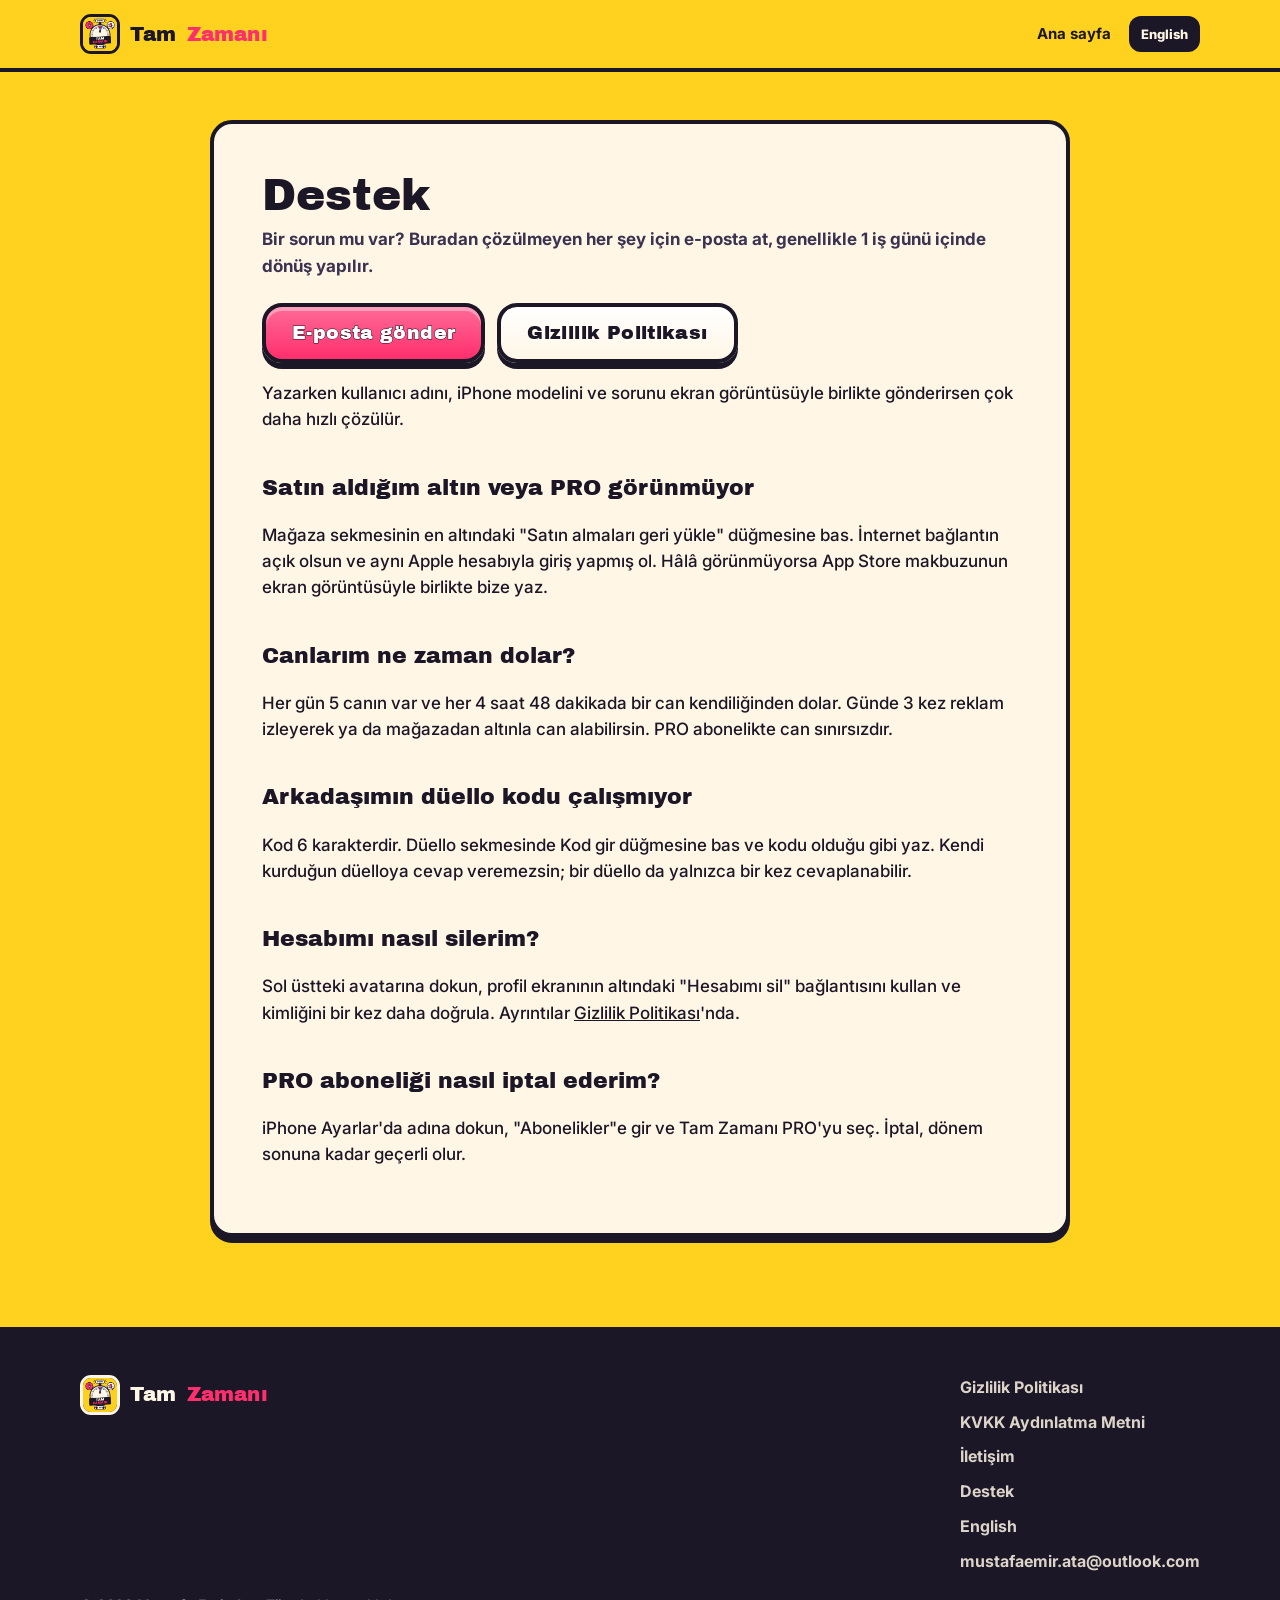
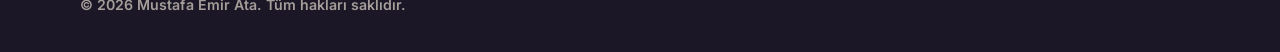
<file: destek/index.html>
<!doctype html>
<html lang="tr">
<head>
<meta charset="utf-8">
<meta name="viewport" content="width=device-width, initial-scale=1">
<title>Destek | Tam Zamanı</title>
<meta name="description" content="Tam Zamanı destek ve iletişim.">
<meta name="theme-color" content="#FFD21F">
<meta property="og:type" content="website">
<meta property="og:title" content="Destek | Tam Zamanı">
<meta property="og:description" content="Tam Zamanı destek ve iletişim.">
<meta property="og:image" content="/assets/img/og-tr.jpg">
<meta name="twitter:card" content="summary_large_image">
<link rel="icon" type="image/png" href="/favicon.png">
<link rel="apple-touch-icon" href="/apple-touch-icon.png">
<link rel="alternate" hreflang="tr" href="/destek">
<link rel="alternate" hreflang="en" href="/en/support">
<link rel="preconnect" href="https://fonts.googleapis.com">
<link rel="preconnect" href="https://fonts.gstatic.com" crossorigin>
<link href="https://fonts.googleapis.com/css2?family=Archivo+Black&family=Inter:wght@500;600;700;800&display=swap" rel="stylesheet">
<link rel="stylesheet" href="/assets/site.css">
</head>
<body>
<header class="topbar"><div class="wrap">
  <a class="brand" href="/"><img src="/assets/img/ikon-tr.webp" alt="" width="40" height="40">Tam <b>Zamanı</b></a>
  <button class="menu-btn" type="button" aria-expanded="false" aria-controls="site-nav" aria-label="Menü"><span></span><span></span><span></span></button>
  <nav class="nav" id="site-nav"><a href="/">Ana sayfa</a><a class="lang" href="/en/support" hreflang="en">English</a></nav>
</div></header>
<main class="doc"><div class="wrap"><article class="panel">
<h1>Destek</h1>
<p class="meta">Bir sorun mu var? Buradan çözülmeyen her şey için e-posta at, genellikle 1 iş günü içinde dönüş yapılır.</p>
<div class="contact"><a class="btn" href="mailto:mustafaemir.ata@outlook.com?subject=Tam%20Zaman%C4%B1%20destek">E-posta gönder</a><a class="btn cream" href="/gizlilik">Gizlilik Politikası</a></div>
<p>Yazarken kullanıcı adını, iPhone modelini ve sorunu ekran görüntüsüyle birlikte gönderirsen çok daha hızlı çözülür.</p>

<h2>Satın aldığım altın veya PRO görünmüyor</h2>
<p>Mağaza sekmesinin en altındaki "Satın almaları geri yükle" düğmesine bas. İnternet bağlantın açık olsun ve aynı Apple hesabıyla giriş yapmış ol. Hâlâ görünmüyorsa App Store makbuzunun ekran görüntüsüyle birlikte bize yaz.</p>

<h2>Canlarım ne zaman dolar?</h2>
<p>Her gün 5 canın var ve her 4 saat 48 dakikada bir can kendiliğinden dolar. Günde 3 kez reklam izleyerek ya da mağazadan altınla can alabilirsin. PRO abonelikte can sınırsızdır.</p>

<h2>Arkadaşımın düello kodu çalışmıyor</h2>
<p>Kod 6 karakterdir. Düello sekmesinde Kod gir düğmesine bas ve kodu olduğu gibi yaz. Kendi kurduğun düelloya cevap veremezsin; bir düello da yalnızca bir kez cevaplanabilir.</p>

<h2>Hesabımı nasıl silerim?</h2>
<p>Sol üstteki avatarına dokun, profil ekranının altındaki "Hesabımı sil" bağlantısını kullan ve kimliğini bir kez daha doğrula. Ayrıntılar <a href="/gizlilik">Gizlilik Politikası</a>'nda.</p>

<h2>PRO aboneliği nasıl iptal ederim?</h2>
<p>iPhone Ayarlar'da adına dokun, "Abonelikler"e gir ve Tam Zamanı PRO'yu seç. İptal, dönem sonuna kadar geçerli olur.</p>
</article></div></main>
<footer class="footer"><div class="wrap">
  <a class="brand" href="/"><img src="/assets/img/ikon-tr.webp" alt="" width="40" height="40">Tam <b>Zamanı</b></a>
  <nav><a href="/gizlilik">Gizlilik Politikası</a><a href="/kvkk">KVKK Aydınlatma Metni</a><a href="/iletisim">İletişim</a><a href="/destek">Destek</a><a href="/en">English</a><a href="mailto:mustafaemir.ata@outlook.com">mustafaemir.ata@outlook.com</a></nav>
  <small>© 2026 Mustafa Emir Ata. Tüm hakları saklıdır.</small>
</div></footer>
<script src="/assets/site.js" defer></script>
</body>
</html>
</file>
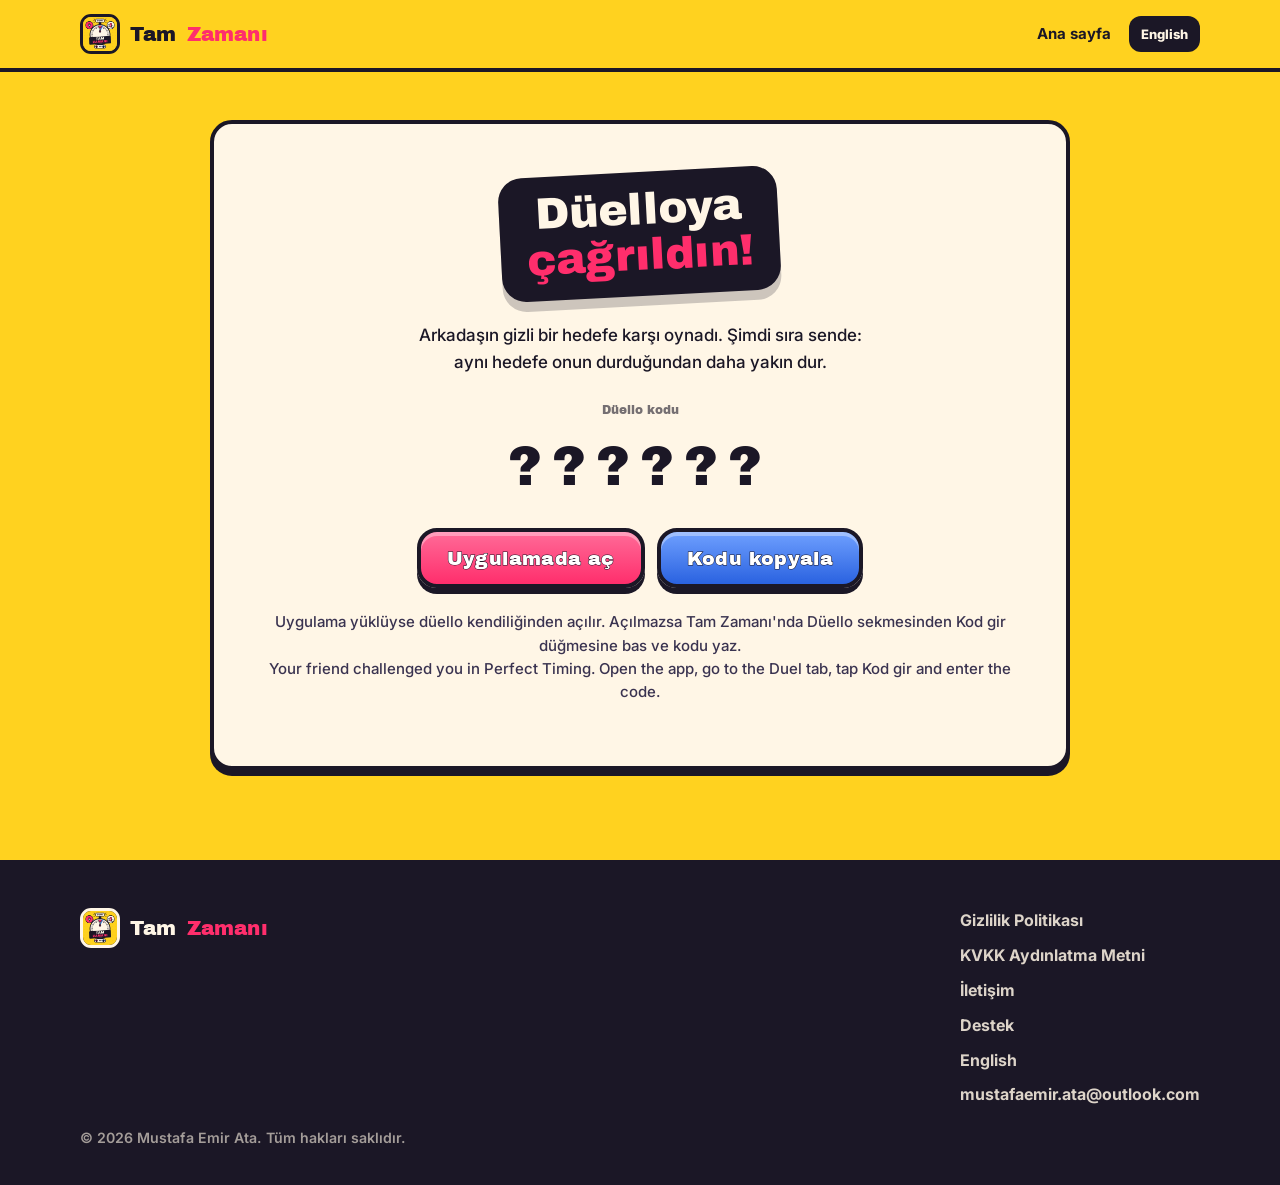
<file: duello/index.html>
<!doctype html>
<html lang="tr">
<head>
<meta charset="utf-8">
<meta name="viewport" content="width=device-width, initial-scale=1">
<title>Düelloya çağrıldın! | Tam Zamanı</title>
<meta name="description" content="Arkadaşın seni Tam Zamanı düellosuna çağırıyor. Gizli hedefe kim daha yakın duracak?">
<meta name="theme-color" content="#FFD21F">
<meta property="og:type" content="website">
<meta property="og:title" content="Düelloya çağrıldın! | Tam Zamanı">
<meta property="og:description" content="Arkadaşın seni Tam Zamanı düellosuna çağırıyor. Gizli hedefe kim daha yakın duracak?">
<meta property="og:image" content="/assets/img/og-tr.jpg">
<meta name="twitter:card" content="summary_large_image">
<link rel="icon" type="image/png" href="/favicon.png">
<link rel="apple-touch-icon" href="/apple-touch-icon.png">
<link rel="alternate" hreflang="tr" href="/duello">
<link rel="alternate" hreflang="en" href="/duello">
<link rel="preconnect" href="https://fonts.googleapis.com">
<link rel="preconnect" href="https://fonts.gstatic.com" crossorigin>
<link href="https://fonts.googleapis.com/css2?family=Archivo+Black&family=Inter:wght@500;600;700;800&display=swap" rel="stylesheet">
<link rel="stylesheet" href="/assets/site.css">
</head>
<body>
<header class="topbar"><div class="wrap">
  <a class="brand" href="/"><img src="/assets/img/ikon-tr.webp" alt="" width="40" height="40">Tam <b>Zamanı</b></a>
  <button class="menu-btn" type="button" aria-expanded="false" aria-controls="site-nav" aria-label="Menü"><span></span><span></span><span></span></button>
  <nav class="nav" id="site-nav"><a href="/">Ana sayfa</a><a class="lang" href="/duello" hreflang="en">English</a></nav>
</div></header>
<main class="doc"><div class="wrap"><article class="panel">
<div style="text-align:center">
<h1 class="banner" style="font-size:clamp(30px,7vw,44px);margin-bottom:26px">Düelloya<span>çağrıldın!</span></h1>
<p style="max-width:460px;margin:0 auto">Arkadaşın gizli bir hedefe karşı oynadı. Şimdi sıra sende: aynı hedefe onun durduğundan daha yakın dur.</p>
<p style="margin:26px 0 0;font-family:var(--display);font-size:12px;opacity:.6">Düello kodu</p>
<p id="code" style="margin:4px 0 0;font-family:var(--display);font-size:clamp(38px,9vw,56px);letter-spacing:.18em">??????</p>
<div class="contact" style="justify-content:center"><a class="btn" id="open" href="/">Uygulamada aç</a><button class="btn blue" id="copy" type="button">Kodu kopyala</button></div>
<p style="margin-top:22px;font-size:15px;color:var(--ink-soft)">Uygulama yüklüyse düello kendiliğinden açılır. Açılmazsa Tam Zamanı'nda Düello sekmesinden Kod gir düğmesine bas ve kodu yaz.<br><span lang="en">Your friend challenged you in Perfect Timing. Open the app, go to the Duel tab, tap Kod gir and enter the code.</span></p>
</div>
<script>
  const code = (new URLSearchParams(location.search).get("kod") || "").toUpperCase().replace(/[^ABCDEFGHJKMNPQRSTUVWXYZ23456789]/g, "").slice(0, 6);
  const appURL = "tamzamani://duello/" + code;
  if (code.length === 6) {
    document.getElementById("code").textContent = code;
    document.getElementById("open").href = appURL;
    setTimeout(() => { location.href = appURL; }, 400);
  }
  document.getElementById("copy").addEventListener("click", async (e) => {
    try { await navigator.clipboard.writeText(code); e.currentTarget.textContent = "Kopyalandı"; } catch (_) {}
  });
</script>
</article></div></main>
<footer class="footer"><div class="wrap">
  <a class="brand" href="/"><img src="/assets/img/ikon-tr.webp" alt="" width="40" height="40">Tam <b>Zamanı</b></a>
  <nav><a href="/gizlilik">Gizlilik Politikası</a><a href="/kvkk">KVKK Aydınlatma Metni</a><a href="/iletisim">İletişim</a><a href="/destek">Destek</a><a href="/en">English</a><a href="mailto:mustafaemir.ata@outlook.com">mustafaemir.ata@outlook.com</a></nav>
  <small>© 2026 Mustafa Emir Ata. Tüm hakları saklıdır.</small>
</div></footer>
<script src="/assets/site.js" defer></script>
</body>
</html>
</file>
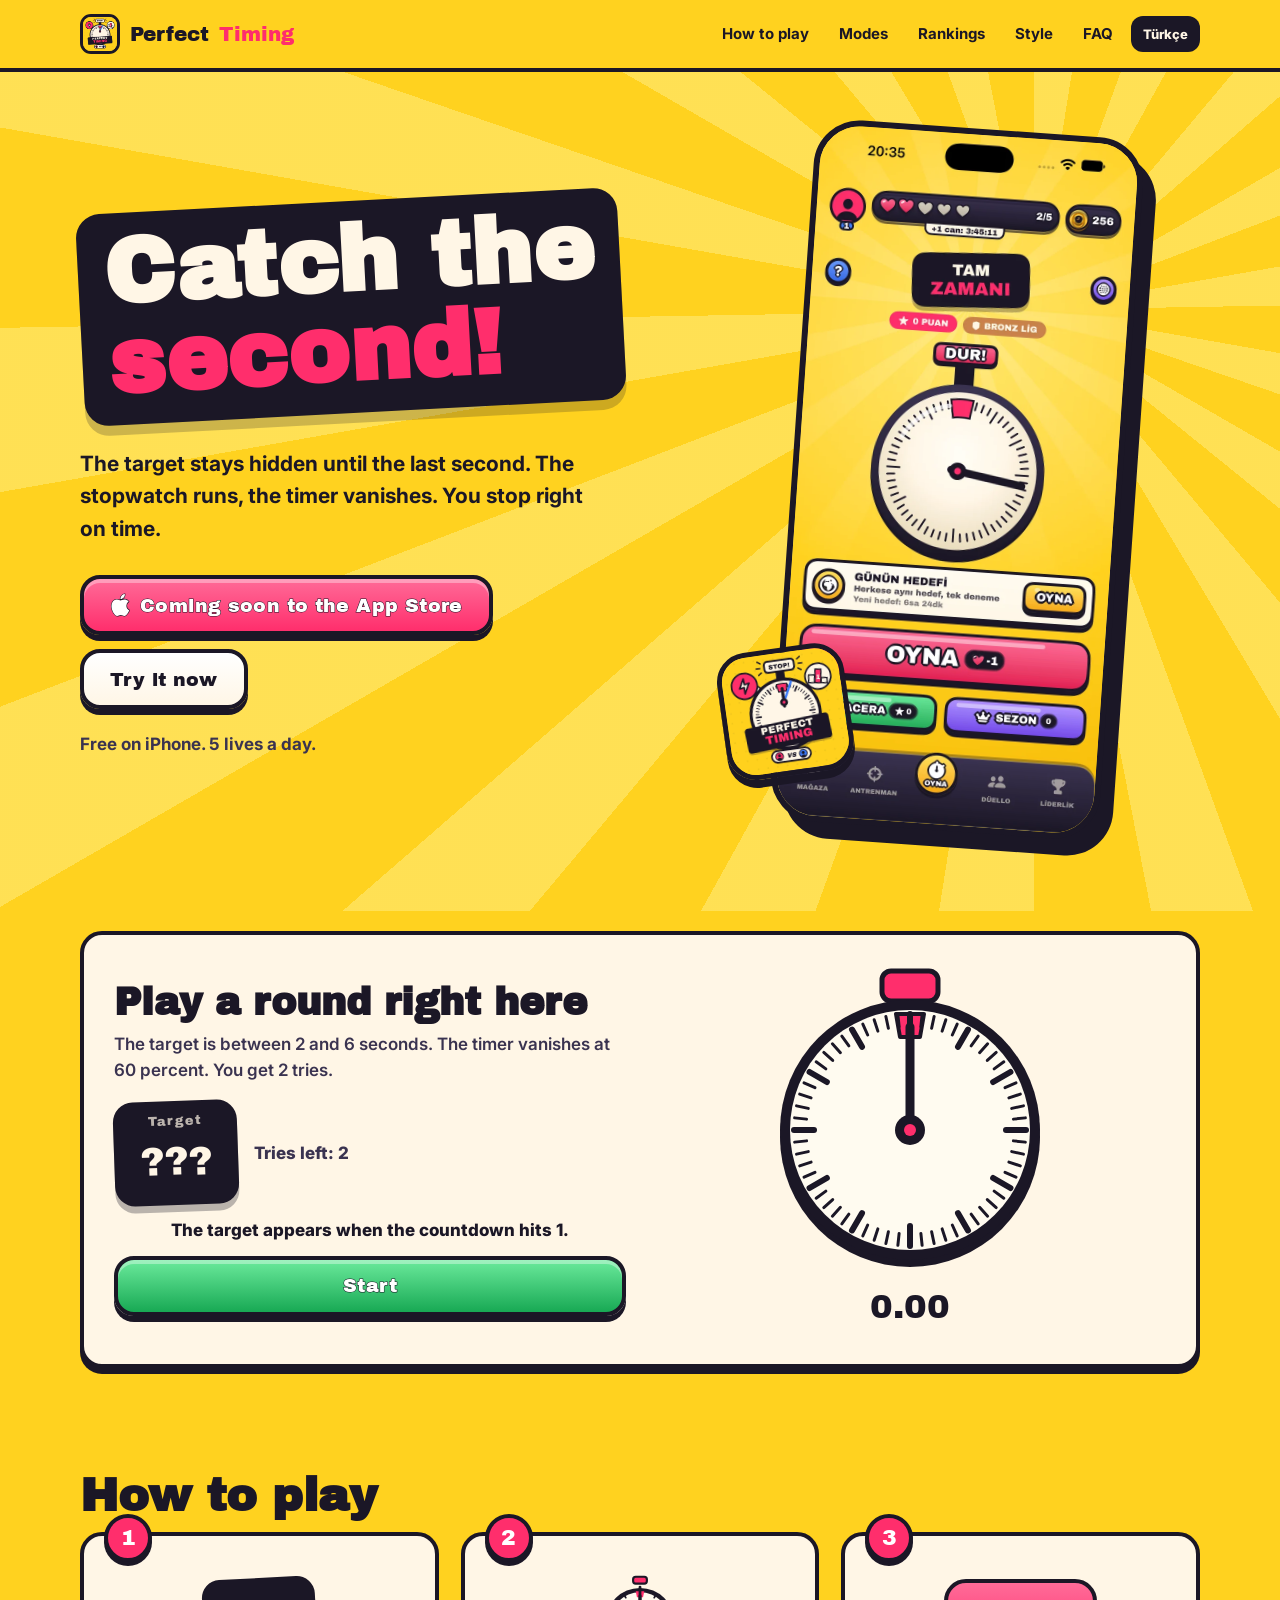
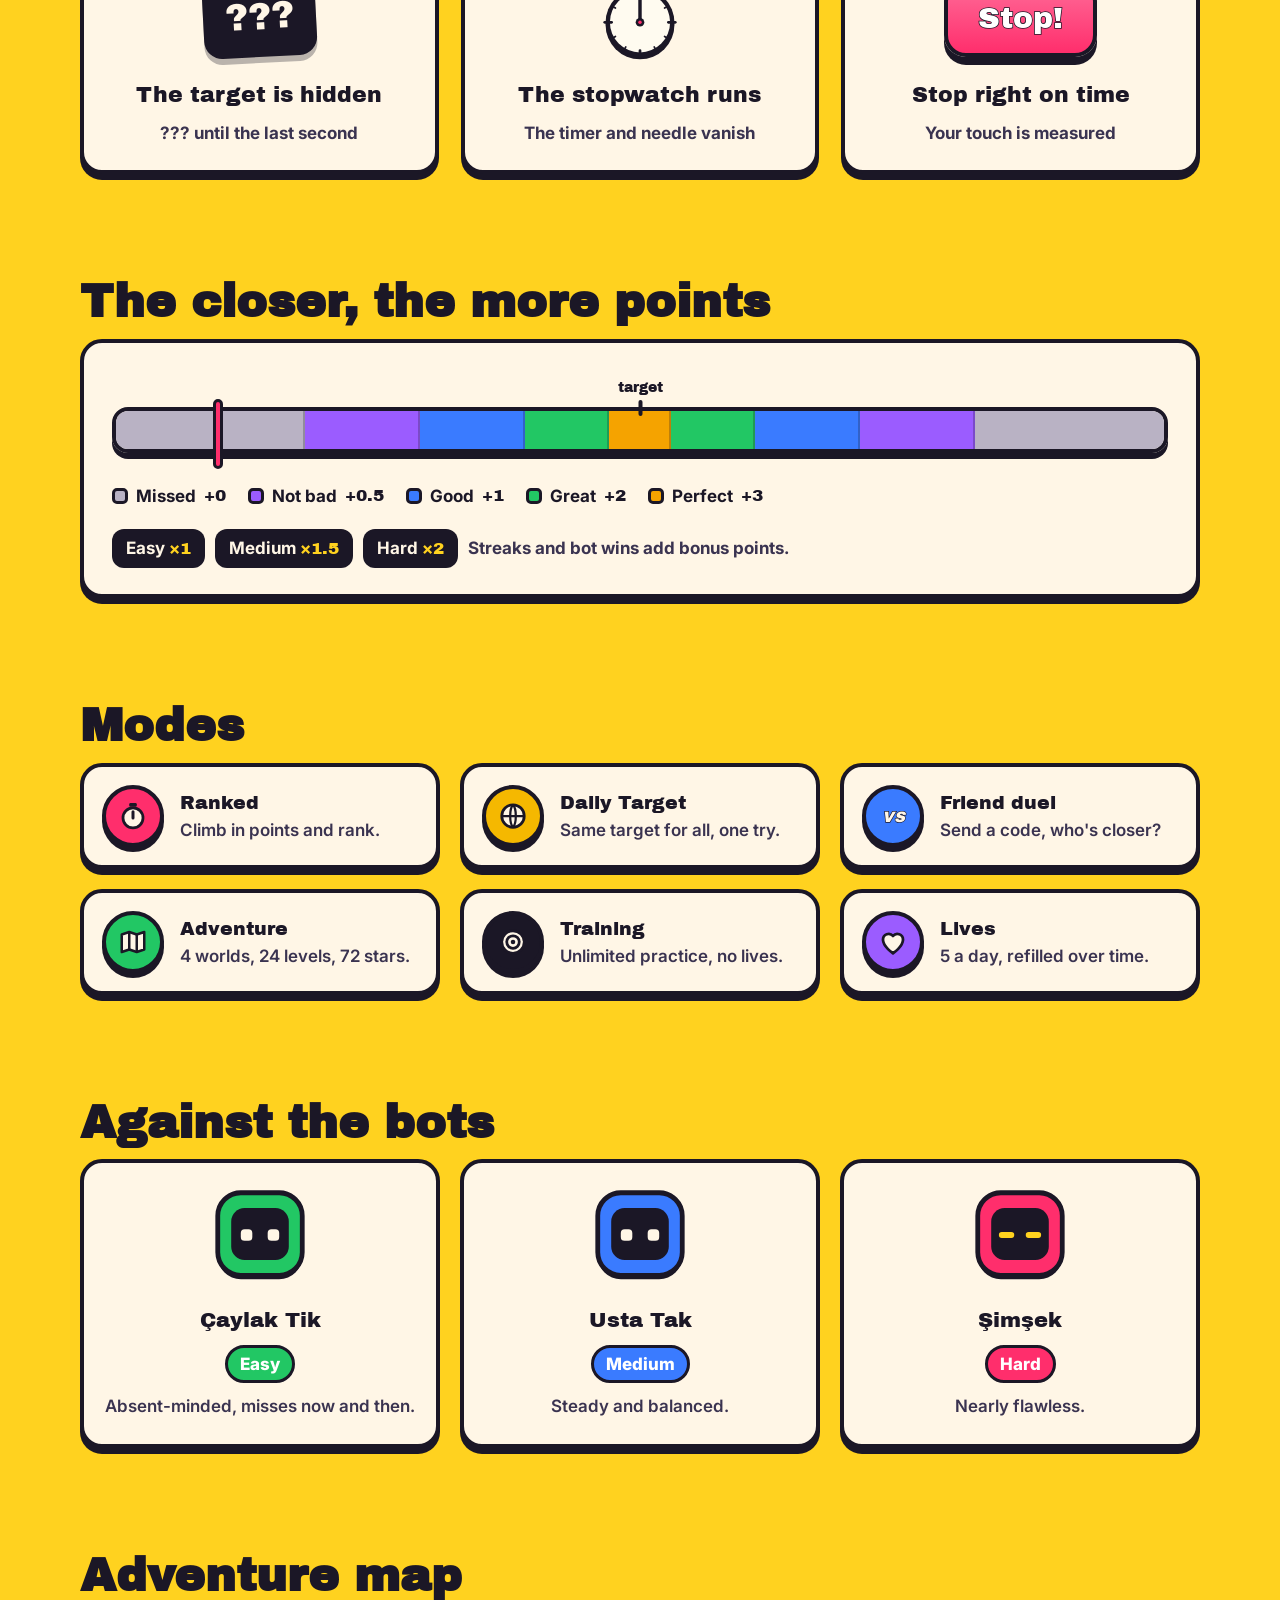
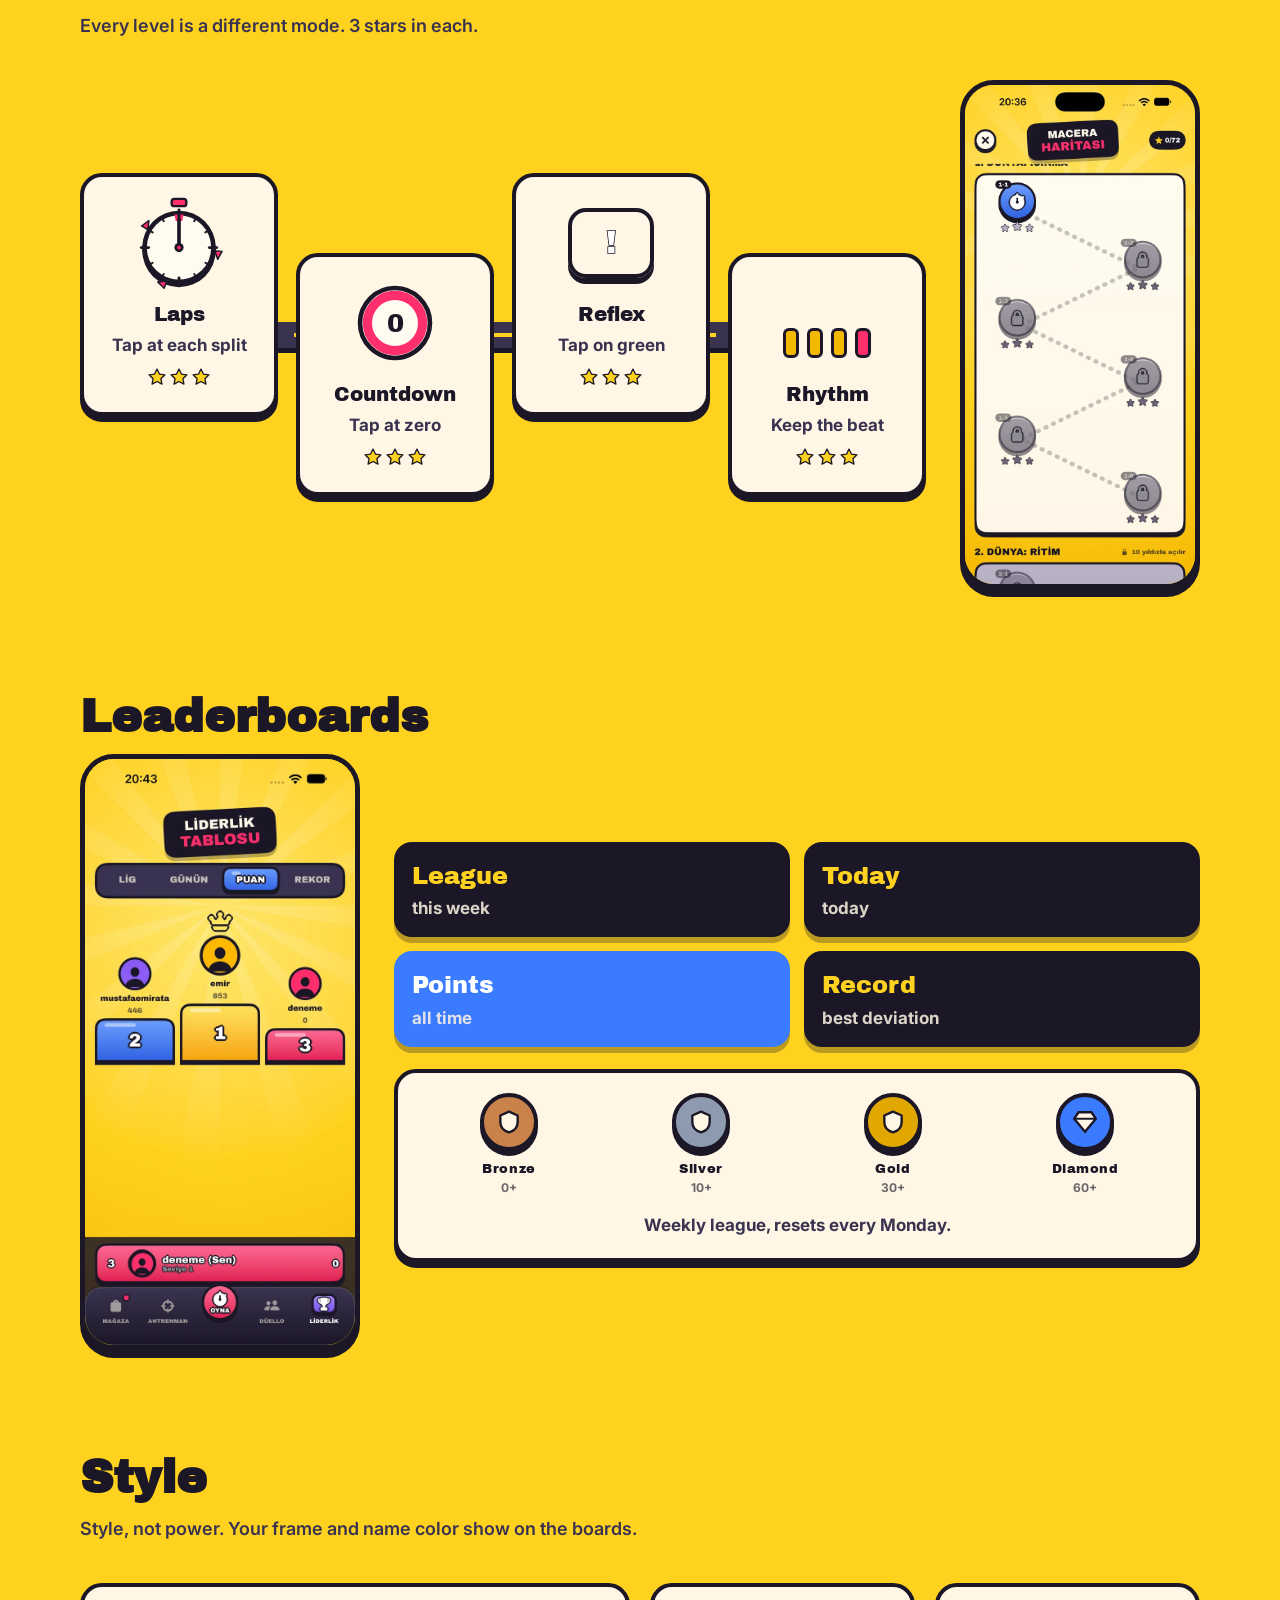
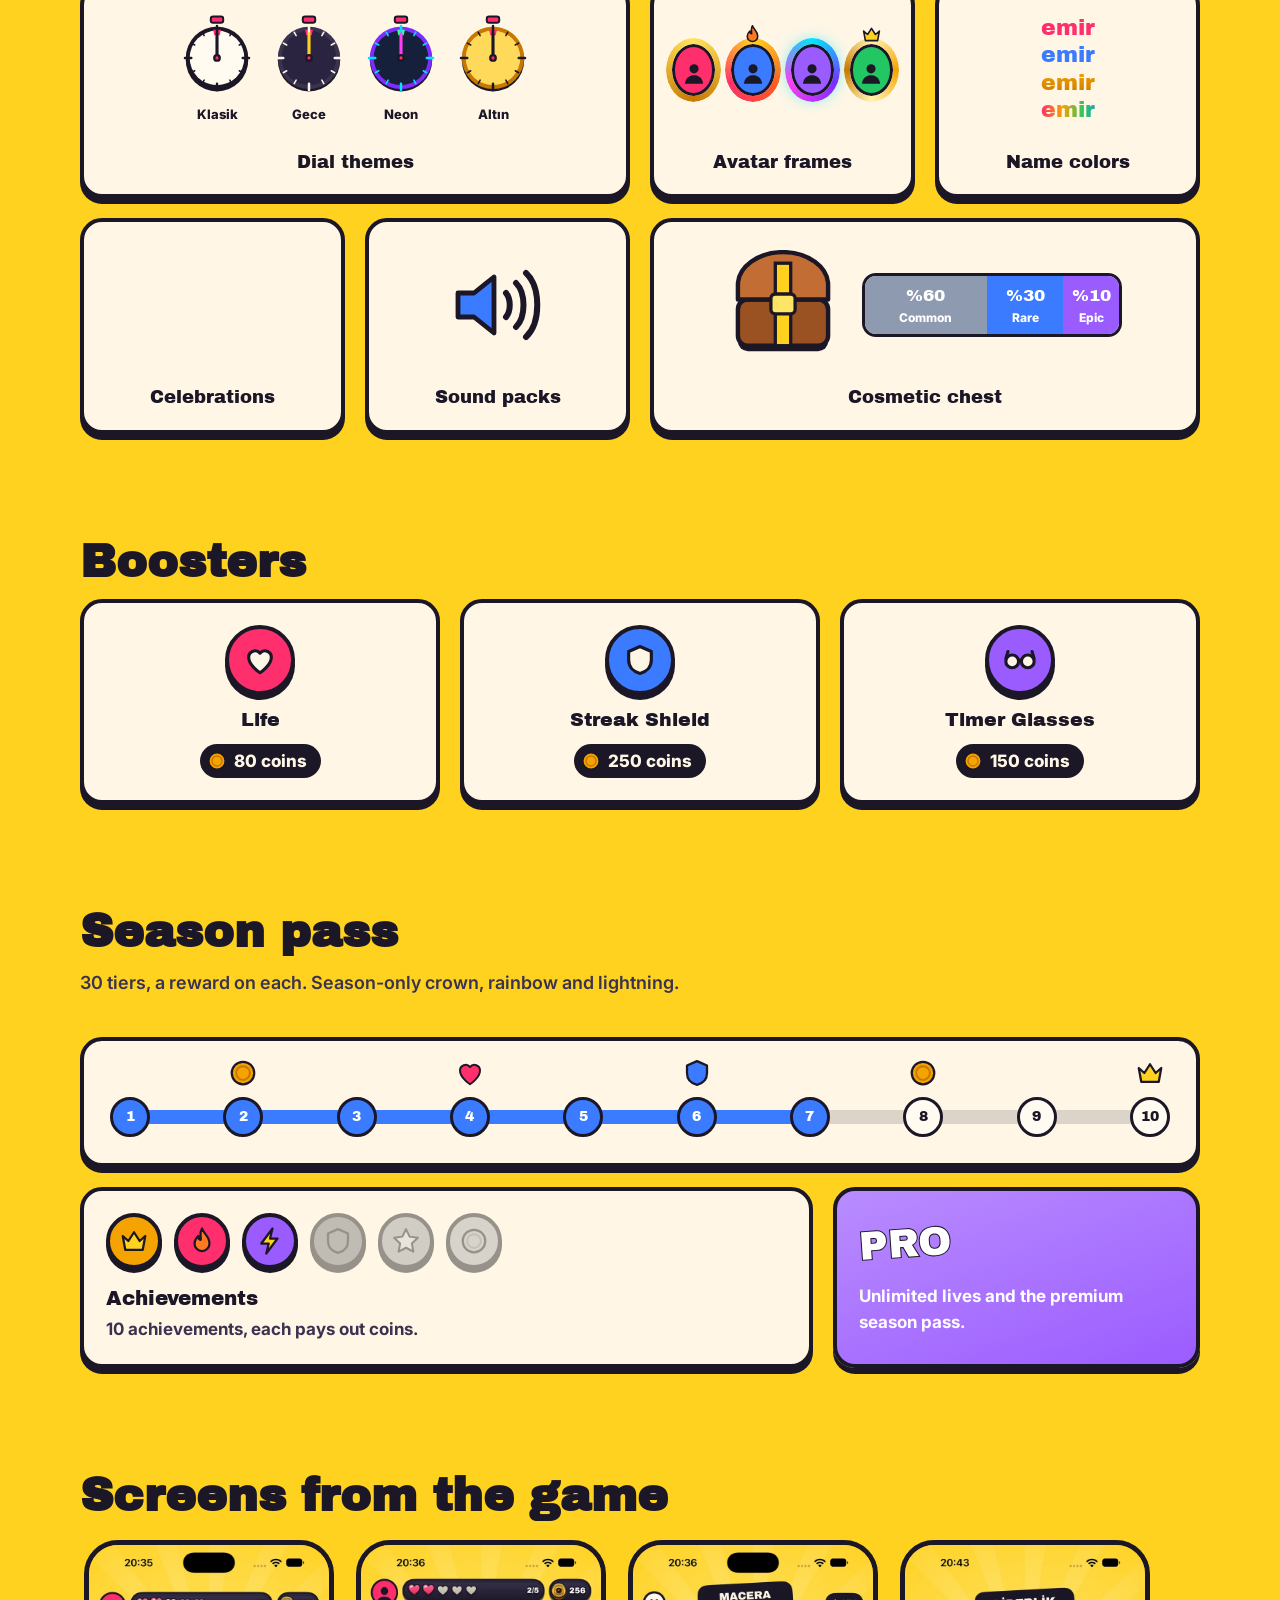
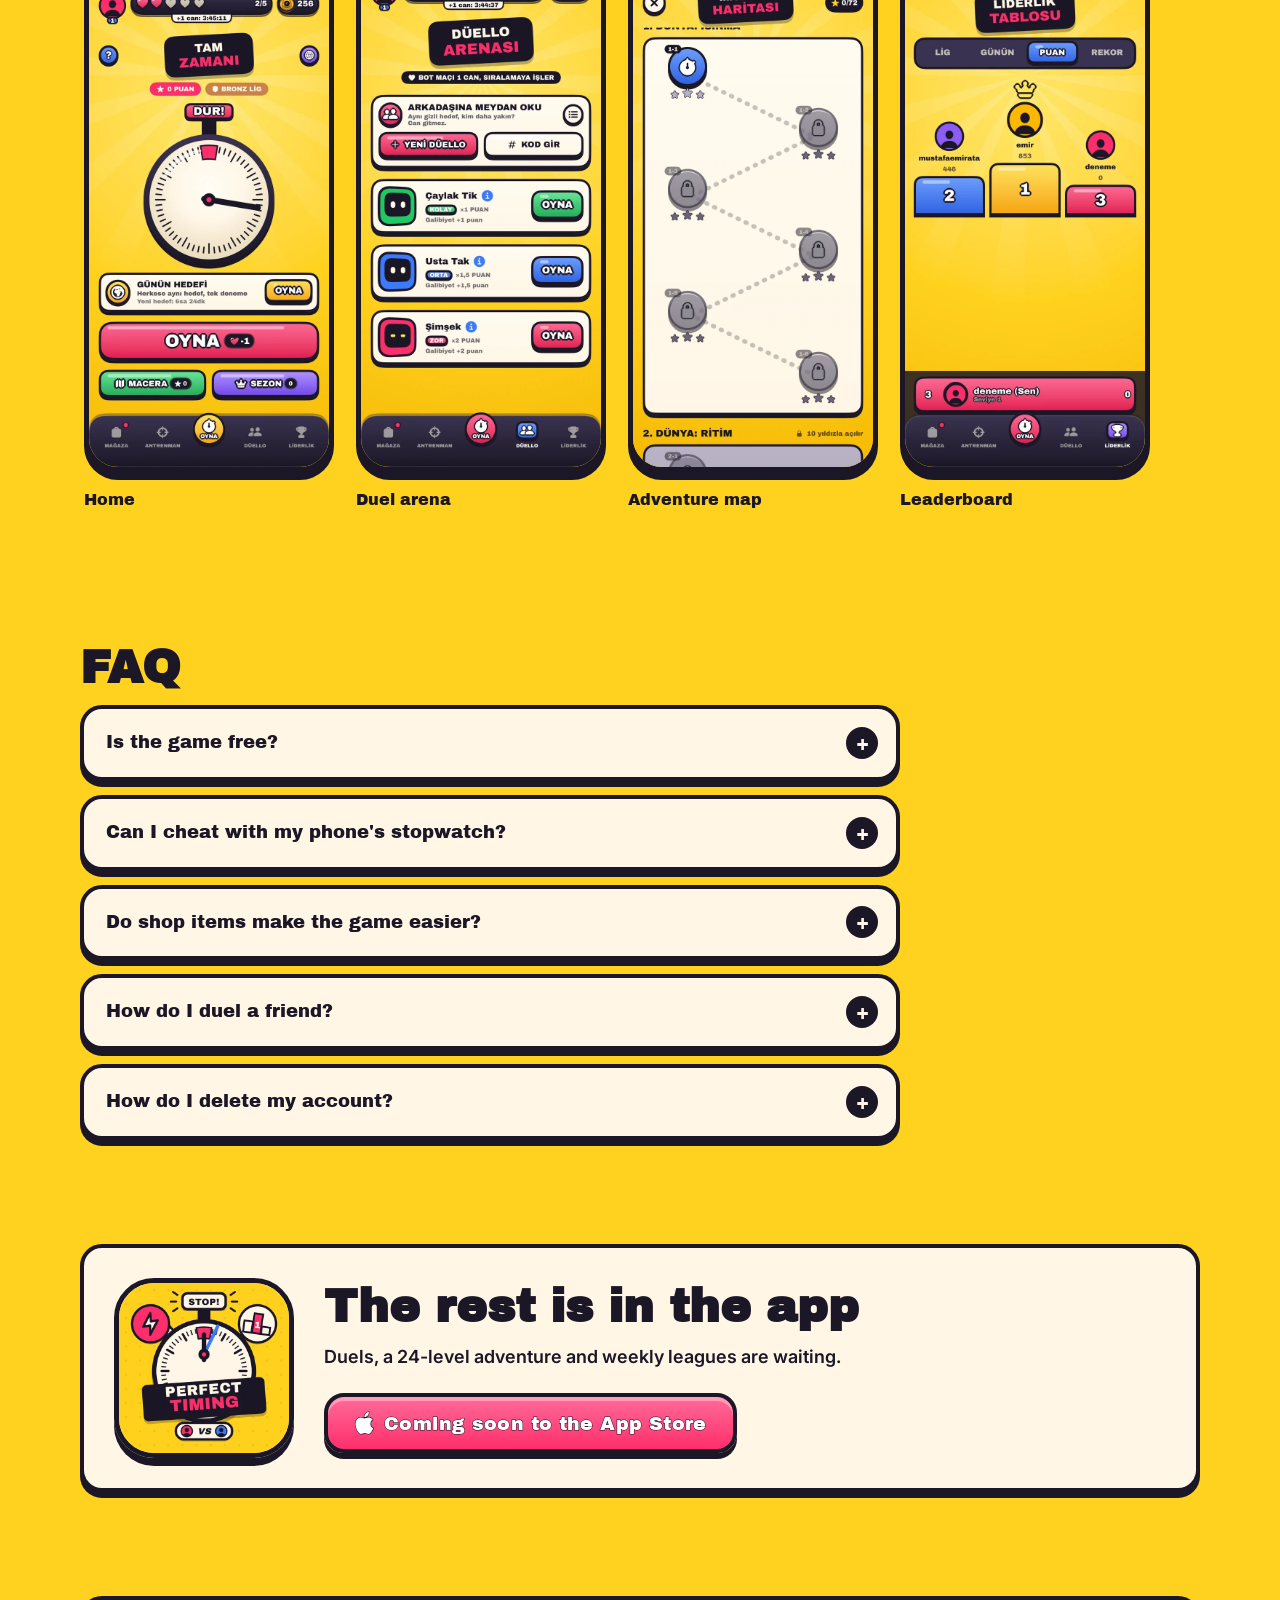
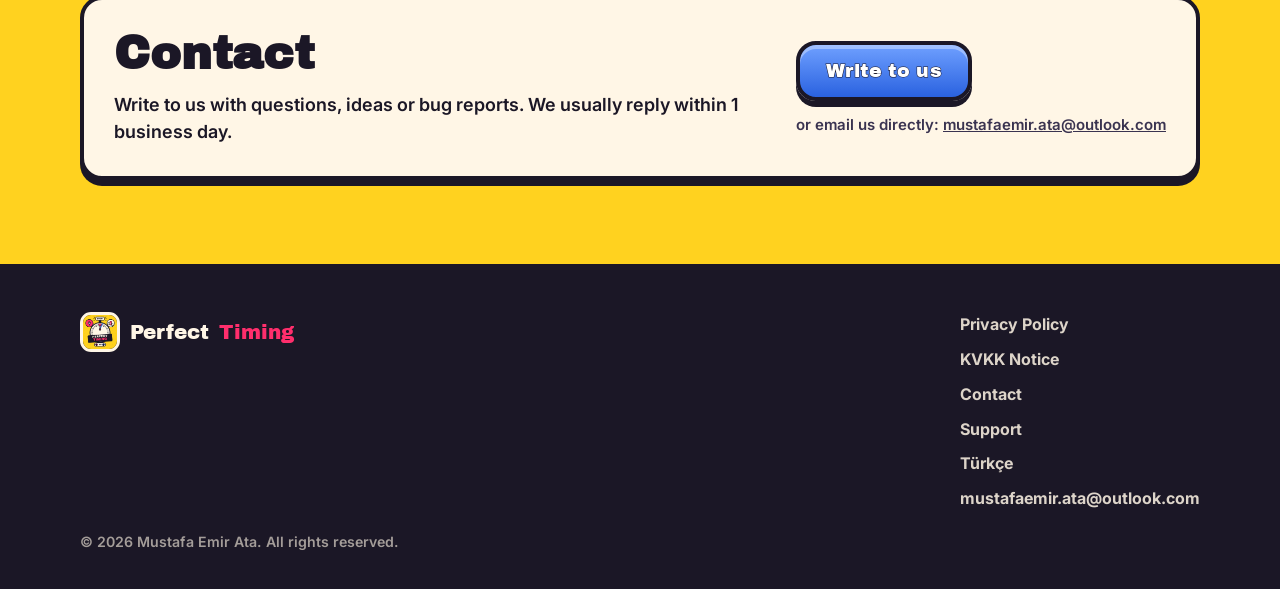
<file: en/index.html>
<!doctype html>
<html lang="en">
<head>
<meta charset="utf-8">
<meta name="viewport" content="width=device-width, initial-scale=1">
<title>Perfect Timing | Catch the second</title>
<meta name="description" content="Stop the stopwatch on a hidden target second. A timing game with ranked rounds, a Daily Target, bot and friend duels, an adventure map, weekly leagues and a season pass.">
<meta name="theme-color" content="#FFD21F">
<meta property="og:type" content="website">
<meta property="og:title" content="Perfect Timing | Catch the second">
<meta property="og:description" content="Stop the stopwatch on a hidden target second. A timing game with ranked rounds, a Daily Target, bot and friend duels, an adventure map, weekly leagues and a season pass.">
<meta property="og:image" content="/assets/img/og-en.jpg">
<meta name="twitter:card" content="summary_large_image">
<link rel="icon" type="image/png" href="/favicon.png">
<link rel="apple-touch-icon" href="/apple-touch-icon.png">
<link rel="alternate" hreflang="tr" href="/">
<link rel="alternate" hreflang="en" href="/en">
<link rel="preconnect" href="https://fonts.googleapis.com">
<link rel="preconnect" href="https://fonts.gstatic.com" crossorigin>
<link href="https://fonts.googleapis.com/css2?family=Archivo+Black&family=Inter:wght@500;600;700;800&display=swap" rel="stylesheet">
<link rel="stylesheet" href="/assets/site.css">
</head>
<body>
<header class="topbar"><div class="wrap">
  <a class="brand" href="/en"><img src="/assets/img/ikon-en.webp" alt="" width="40" height="40">Perfect <b>Timing</b></a>
  <button class="menu-btn" type="button" aria-expanded="false" aria-controls="site-nav" aria-label="Menu"><span></span><span></span><span></span></button>
  <nav class="nav" id="site-nav"><a href="#how">How to play</a><a href="#modes">Modes</a><a href="#rankings">Rankings</a><a href="#style">Style</a><a href="#faq">FAQ</a><a class="lang" href="/" hreflang="tr">Türkçe</a></nav>
</div></header>
<main>
<section class="hero"><div class="wrap">
  <div>
    <h1 class="banner">Catch the<span>second!</span></h1>
    <p class="lead">The target stays hidden until the last second. The stopwatch runs, the timer vanishes. You stop right on time.</p>
    <div class="ctas">
      <a class="btn" href="#indir"><svg width="20" height="24" viewBox="0 0 20 24" aria-hidden="true"><path fill="#fff" stroke="#1B1726" stroke-width="1.2" d="M16.4 12.7c0-2.7 2.2-4 2.3-4.1-1.3-1.9-3.3-2.1-4-2.2-1.7-.2-3.3 1-4.2 1-.9 0-2.2-1-3.6-.9-1.9 0-3.6 1.1-4.5 2.7-1.9 3.4-.5 8.3 1.4 11 .9 1.3 2 2.8 3.4 2.8 1.4-.1 1.9-.9 3.6-.9s2.1.9 3.6.9c1.5 0 2.4-1.4 3.3-2.7 1-1.5 1.5-3 1.5-3.1 0 0-2.8-1.1-2.8-4.5zM13.7 4.6c.8-.9 1.3-2.2 1.1-3.5-1.1 0-2.4.7-3.2 1.7-.7.8-1.3 2.1-1.2 3.3 1.3.1 2.5-.6 3.3-1.5z"/></svg> Coming soon to the App Store</a>
      <a class="btn cream" href="#dene">Try it now</a>
    </div>
    <p class="note">Free on iPhone. 5 lives a day.</p>
  </div>
  <div class="phone-shot">
    <img class="screen" src="/assets/img/ekran-ana-sayfa.webp" width="660" height="1434" alt="Home">
    <img class="sticker" src="/assets/img/ikon-en.webp" width="512" height="512" alt="">
  </div>
</div></section>

<section class="section" id="dene" style="padding-top:20px"><div class="wrap">
  <div class="panel try rise" id="try" data-store="#indir" data-decimal="." data-text='{&quot;start&quot;: &quot;Start&quot;, &quot;stop&quot;: &quot;Stop!&quot;, &quot;again&quot;: &quot;Again&quot;, &quot;hint&quot;: &quot;The target appears when the countdown hits 1.&quot;, &quot;perfect&quot;: &quot;Perfect timing!&quot;, &quot;great&quot;: &quot;Great!&quot;, &quot;good&quot;: &quot;Good!&quot;, &quot;fair&quot;: &quot;Not bad.&quot;, &quot;miss&quot;: &quot;Missed!&quot;, &quot;early&quot;: &quot;s early&quot;, &quot;late&quot;: &quot;s late&quot;, &quot;left&quot;: &quot;Tries left: {n}&quot;, &quot;locked&quot;: &quot;You&#x27;re out of tries. The rest is waiting in the app.&quot;, &quot;download&quot;: &quot;Get the app&quot;}'>
    <div>
      <h2>Play a round right here</h2>
      <p>The target is between 2 and 6 seconds. The timer vanishes at 60 percent. You get 2 tries.</p>
      <div class="controls">
        <div class="try-row"><span class="target-card"><small>Target</small><strong class="target-value">???</strong></span><span class="tries-left"></span></div>
        <div class="result-line" aria-live="polite"></div>
        <button class="btn try-button green" type="button"></button>
      </div>
    </div>
    <div class="dial-box">
      <svg viewBox="0 0 300 300" role="img" aria-hidden="true">
  <rect x="122" y="6" width="56" height="30" rx="9" fill="#FF2E6C" stroke="#1B1726" stroke-width="5"/>
  <rect x="140" y="34" width="20" height="18" fill="#1B1726"/>
  <circle cx="150" cy="172" r="130" fill="#1B1726"/>
  <circle cx="150" cy="165" r="130" fill="#1B1726"/>
  <circle cx="150" cy="165" r="120" fill="#FFFBF0"/>
  <path d="M136 49 L164 49 L160 72 L140 72 Z" fill="#FF2E6C" stroke="#1B1726" stroke-width="4" stroke-linejoin="round"/>
  <g class="ticks" stroke="#1B1726" stroke-linecap="round"></g>
  <g class="needle"><line x1="150" y1="165" x2="150" y2="62" stroke="#1B1726" stroke-width="9" stroke-linecap="round"/></g>
  <circle cx="150" cy="165" r="15" fill="#1B1726"/><circle cx="150" cy="165" r="6" fill="#FF2E6C"/>
</svg>
      <div class="readout" aria-live="off">0,00</div>
    </div>
  </div>
</div></section>

<section class="section" id="how" style="padding-top:20px"><div class="wrap">
  <h2 class="section-title rise">How to play</h2>
  <div class="steps"><article class="panel step rise"><span class="num">1</span><span class="step-art q"><b>???</b></span><h3>The target is hidden</h3><p>??? until the last second</p></article><article class="panel step rise"><span class="num">2</span><span class="step-art"><svg class="mini-dial" viewBox="0 0 100 100" width="86" height="86" aria-hidden="true">
<rect x="42" y="2" width="16" height="8" rx="3" fill="#FF2E6C" stroke="#1B1726" stroke-width="2.5"/>
<circle cx="50" cy="58" r="40" fill="#1B1726"/><circle cx="50" cy="55" r="40" fill="#1B1726"/><circle cx="50" cy="55" r="35" fill="#FFFBF0"/>
<path d="M45 19 L55 19 L53.5 26 L46.5 26 Z" fill="#FF2E6C"/>
<line x1="50" y1="14" x2="50" y2="22" transform="rotate(0 50 55)" stroke="#1B1726" stroke-width="3.2" stroke-linecap="round"/><line x1="50" y1="17" x2="50" y2="22" transform="rotate(30 50 55)" stroke="#1B1726" stroke-width="2" stroke-linecap="round"/><line x1="50" y1="17" x2="50" y2="22" transform="rotate(60 50 55)" stroke="#1B1726" stroke-width="2" stroke-linecap="round"/><line x1="50" y1="14" x2="50" y2="22" transform="rotate(90 50 55)" stroke="#1B1726" stroke-width="3.2" stroke-linecap="round"/><line x1="50" y1="17" x2="50" y2="22" transform="rotate(120 50 55)" stroke="#1B1726" stroke-width="2" stroke-linecap="round"/><line x1="50" y1="17" x2="50" y2="22" transform="rotate(150 50 55)" stroke="#1B1726" stroke-width="2" stroke-linecap="round"/><line x1="50" y1="14" x2="50" y2="22" transform="rotate(180 50 55)" stroke="#1B1726" stroke-width="3.2" stroke-linecap="round"/><line x1="50" y1="17" x2="50" y2="22" transform="rotate(210 50 55)" stroke="#1B1726" stroke-width="2" stroke-linecap="round"/><line x1="50" y1="17" x2="50" y2="22" transform="rotate(240 50 55)" stroke="#1B1726" stroke-width="2" stroke-linecap="round"/><line x1="50" y1="14" x2="50" y2="22" transform="rotate(270 50 55)" stroke="#1B1726" stroke-width="3.2" stroke-linecap="round"/><line x1="50" y1="17" x2="50" y2="22" transform="rotate(300 50 55)" stroke="#1B1726" stroke-width="2" stroke-linecap="round"/><line x1="50" y1="17" x2="50" y2="22" transform="rotate(330 50 55)" stroke="#1B1726" stroke-width="2" stroke-linecap="round"/>
<g class="spin" style="--speed:1.6s"><line x1="50" y1="55" x2="50" y2="24" stroke="#1B1726" stroke-width="4" stroke-linecap="round"/></g>
<circle cx="50" cy="55" r="5" fill="#1B1726"/><circle cx="50" cy="55" r="2" fill="#FF2E6C"/></svg></span><h3>The stopwatch runs</h3><p>The timer and needle vanish</p></article><article class="panel step rise"><span class="num">3</span><span class="step-art tap"><span class="press">Stop!</span></span><h3>Stop right on time</h3><p>Your touch is measured</p></article></div>
</div></section>
<section class="section" id="puan" style="padding-top:20px"><div class="wrap">
  <h2 class="section-title rise">The closer, the more points</h2>
  <div class="panel meter-card rise">
  <div class="meter"><div class="meter-track"><i style="width:18%;background:#B9B2C4"></i><i style="width:11%;background:#9B5CFF"></i><i style="width:10%;background:#3A7BFF"></i><i style="width:8%;background:#22C764"></i><i style="width:6%;background:#F5A300"></i><i style="width:8%;background:#22C764"></i><i style="width:10%;background:#3A7BFF"></i><i style="width:11%;background:#9B5CFF"></i><i style="width:18%;background:#B9B2C4"></i></div><span class="meter-target">target</span><span class="meter-needle"></span></div>
  <div class="meter-legend"><span><i style="background:#B9B2C4"></i>Missed <b>+0</b></span><span><i style="background:#9B5CFF"></i>Not bad <b>+0.5</b></span><span><i style="background:#3A7BFF"></i>Good <b>+1</b></span><span><i style="background:#22C764"></i>Great <b>+2</b></span><span><i style="background:#F5A300"></i>Perfect <b>+3</b></span></div>
  <div class="mults"><span class="mult">Easy <b>×1</b></span><span class="mult">Medium <b>×1.5</b></span><span class="mult">Hard <b>×2</b></span><span class="extra">Streaks and bot wins add bonus points.</span></div>
</div>
</div></section>
<section class="section" id="modes" style="padding-top:20px"><div class="wrap">
  <h2 class="section-title rise">Modes</h2>
  <div class="modes compact"><article class="panel mode rise"><span class="icon" style="--tint:#FF2E6C"><svg viewBox="0 0 24 24"><circle cx="12" cy="13.5" r="8" fill="#FFF6E6" stroke="#1B1726" stroke-width="2.2"/><path d="M12 13.5V8.5" stroke="#1B1726" stroke-width="2.4" stroke-linecap="round"/><rect x="9" y="1.5" width="6" height="3" rx="1" fill="#1B1726"/></svg></span><div><h3>Ranked</h3><p>Climb in points and rank.</p></div></article><article class="panel mode rise"><span class="icon" style="--tint:#F5B800"><svg viewBox="0 0 24 24"><circle cx="12" cy="12" r="9" fill="#FFF6E6" stroke="#1B1726" stroke-width="2.2"/><path d="M3 12h18M12 3c3 3.2 3 14.8 0 18M12 3c-3 3.2-3 14.8 0 18" fill="none" stroke="#1B1726" stroke-width="1.8"/></svg></span><div><h3>Daily Target</h3><p>Same target for all, one try.</p></div></article><article class="panel mode rise"><span class="icon" style="--tint:#3A7BFF"><svg viewBox="0 0 24 24"><text x="12" y="16.5" text-anchor="middle" font-family="Archivo Black, Arial Black" font-size="12" font-style="italic" fill="#FFF6E6" stroke="#1B1726" stroke-width="1" paint-order="stroke">VS</text></svg></span><div><h3>Friend duel</h3><p>Send a code, who&#x27;s closer?</p></div></article><article class="panel mode rise"><span class="icon" style="--tint:#22C764"><svg viewBox="0 0 24 24"><path d="M3 6l6-2 6 2 6-2v14l-6 2-6-2-6 2z" fill="#FFF6E6" stroke="#1B1726" stroke-width="2" stroke-linejoin="round"/><path d="M9 4v14M15 6v14" stroke="#1B1726" stroke-width="2"/></svg></span><div><h3>Adventure</h3><p>4 worlds, 24 levels, 72 stars.</p></div></article><article class="panel mode rise"><span class="icon" style="--tint:#1B1726"><svg viewBox="0 0 24 24"><circle cx="12" cy="12" r="9" fill="#FFF6E6" stroke="#1B1726" stroke-width="2.2"/><circle cx="12" cy="12" r="5" fill="none" stroke="#1B1726" stroke-width="2.2"/><circle cx="12" cy="12" r="1.8" fill="#1B1726"/></svg></span><div><h3>Training</h3><p>Unlimited practice, no lives.</p></div></article><article class="panel mode rise"><span class="icon" style="--tint:#9B5CFF"><svg viewBox="0 0 24 24"><path d="M12 21s-8-5.2-8-11a4.5 4.5 0 0 1 8-2.8A4.5 4.5 0 0 1 20 10c0 5.8-8 11-8 11z" fill="#FFF6E6" stroke="#1B1726" stroke-width="2.2" stroke-linejoin="round"/></svg></span><div><h3>Lives</h3><p>5 a day, refilled over time.</p></div></article></div>
</div></section>
<section class="section" id="botlar" style="padding-top:20px"><div class="wrap">
  <h2 class="section-title rise">Against the bots</h2>
  <div class="bots"><article class="panel botcard rise"><svg class="bot" viewBox="0 0 100 100" aria-hidden="true">
<rect x="6" y="10" width="88" height="86" rx="24" fill="#1B1726"/>
<rect x="6" y="6" width="88" height="86" rx="24" fill="#22C764" stroke="#1B1726" stroke-width="5"/>
<rect x="20" y="22" width="60" height="54" rx="14" fill="#1B1726"/><g class="eyes"><rect x="30" y="44" width="12" height="12" rx="4" fill="#FFF6E6"/><rect x="58" y="44" width="12" height="12" rx="4" fill="#FFF6E6"/></g></svg><h3>Çaylak Tik</h3><span class="chip" style="background:#22C764">Easy</span><p>Absent-minded, misses now and then.</p></article><article class="panel botcard rise"><svg class="bot" viewBox="0 0 100 100" aria-hidden="true">
<rect x="6" y="10" width="88" height="86" rx="24" fill="#1B1726"/>
<rect x="6" y="6" width="88" height="86" rx="24" fill="#3A7BFF" stroke="#1B1726" stroke-width="5"/>
<rect x="20" y="22" width="60" height="54" rx="14" fill="#1B1726"/><g class="eyes"><rect x="30" y="44" width="12" height="12" rx="4" fill="#FFF6E6"/><rect x="58" y="44" width="12" height="12" rx="4" fill="#FFF6E6"/></g></svg><h3>Usta Tak</h3><span class="chip" style="background:#3A7BFF">Medium</span><p>Steady and balanced.</p></article><article class="panel botcard rise"><svg class="bot" viewBox="0 0 100 100" aria-hidden="true">
<rect x="6" y="10" width="88" height="86" rx="24" fill="#1B1726"/>
<rect x="6" y="6" width="88" height="86" rx="24" fill="#FF2E6C" stroke="#1B1726" stroke-width="5"/>
<rect x="20" y="22" width="60" height="54" rx="14" fill="#1B1726"/><g class="eyes"><rect x="28" y="47" width="16" height="6" rx="3" fill="#FFD21F"/><rect x="56" y="47" width="16" height="6" rx="3" fill="#FFD21F"/></g></svg><h3>Şimşek</h3><span class="chip" style="background:#FF2E6C">Hard</span><p>Nearly flawless.</p></article></div>
</div></section>
<section class="section" id="macera" style="padding-top:20px"><div class="wrap">
  <h2 class="section-title rise">Adventure map</h2>
  <p class="section-lead rise">Every level is a different mode. 3 stars in each.</p>
  <div class="road-wrap">
  <div class="road"><div class="station rise"><div class="stop"><svg class="mini-dial" viewBox="0 0 100 100" width="92" height="92" aria-hidden="true">
<rect x="42" y="2" width="16" height="8" rx="3" fill="#FF2E6C" stroke="#1B1726" stroke-width="2.5"/>
<circle cx="50" cy="58" r="40" fill="#1B1726"/><circle cx="50" cy="55" r="40" fill="#1B1726"/><circle cx="50" cy="55" r="35" fill="#FFFBF0"/>
<path d="M45 19 L55 19 L53.5 26 L46.5 26 Z" fill="#FF2E6C"/>
<line x1="50" y1="14" x2="50" y2="22" transform="rotate(0 50 55)" stroke="#1B1726" stroke-width="3.2" stroke-linecap="round"/><line x1="50" y1="17" x2="50" y2="22" transform="rotate(30 50 55)" stroke="#1B1726" stroke-width="2" stroke-linecap="round"/><line x1="50" y1="17" x2="50" y2="22" transform="rotate(60 50 55)" stroke="#1B1726" stroke-width="2" stroke-linecap="round"/><line x1="50" y1="14" x2="50" y2="22" transform="rotate(90 50 55)" stroke="#1B1726" stroke-width="3.2" stroke-linecap="round"/><line x1="50" y1="17" x2="50" y2="22" transform="rotate(120 50 55)" stroke="#1B1726" stroke-width="2" stroke-linecap="round"/><line x1="50" y1="17" x2="50" y2="22" transform="rotate(150 50 55)" stroke="#1B1726" stroke-width="2" stroke-linecap="round"/><line x1="50" y1="14" x2="50" y2="22" transform="rotate(180 50 55)" stroke="#1B1726" stroke-width="3.2" stroke-linecap="round"/><line x1="50" y1="17" x2="50" y2="22" transform="rotate(210 50 55)" stroke="#1B1726" stroke-width="2" stroke-linecap="round"/><line x1="50" y1="17" x2="50" y2="22" transform="rotate(240 50 55)" stroke="#1B1726" stroke-width="2" stroke-linecap="round"/><line x1="50" y1="14" x2="50" y2="22" transform="rotate(270 50 55)" stroke="#1B1726" stroke-width="3.2" stroke-linecap="round"/><line x1="50" y1="17" x2="50" y2="22" transform="rotate(300 50 55)" stroke="#1B1726" stroke-width="2" stroke-linecap="round"/><line x1="50" y1="17" x2="50" y2="22" transform="rotate(330 50 55)" stroke="#1B1726" stroke-width="2" stroke-linecap="round"/><path d="M50 20 l0 -12 l9 4 l-9 4" transform="rotate(95 50 55)" fill="#FF2E6C" stroke="#1B1726" stroke-width="1.6" stroke-linejoin="round"/><path d="M50 20 l0 -12 l9 4 l-9 4" transform="rotate(200 50 55)" fill="#FF2E6C" stroke="#1B1726" stroke-width="1.6" stroke-linejoin="round"/><path d="M50 20 l0 -12 l9 4 l-9 4" transform="rotate(300 50 55)" fill="#FF2E6C" stroke="#1B1726" stroke-width="1.6" stroke-linejoin="round"/>
<g class="spin" style="--speed:2.4s"><line x1="50" y1="55" x2="50" y2="24" stroke="#1B1726" stroke-width="4" stroke-linecap="round"/></g>
<circle cx="50" cy="55" r="5" fill="#1B1726"/><circle cx="50" cy="55" r="2" fill="#FF2E6C"/></svg></div><h3>Laps</h3><p>Tap at each split</p><span class="stars"><svg viewBox="0 0 24 24"><path d="M12 2.5l2.9 6 6.6.9-4.8 4.6 1.2 6.5L12 17.4l-5.9 3.1 1.2-6.5L2.5 9.4l6.6-.9z" fill="#FFD21F" stroke="#1B1726" stroke-width="1.6" stroke-linejoin="round"/></svg><svg viewBox="0 0 24 24"><path d="M12 2.5l2.9 6 6.6.9-4.8 4.6 1.2 6.5L12 17.4l-5.9 3.1 1.2-6.5L2.5 9.4l6.6-.9z" fill="#FFD21F" stroke="#1B1726" stroke-width="1.6" stroke-linejoin="round"/></svg><svg viewBox="0 0 24 24"><path d="M12 2.5l2.9 6 6.6.9-4.8 4.6 1.2 6.5L12 17.4l-5.9 3.1 1.2-6.5L2.5 9.4l6.6-.9z" fill="#FFD21F" stroke="#1B1726" stroke-width="1.6" stroke-linejoin="round"/></svg></span></div><div class="station rise"><div class="stop"><svg class="count" viewBox="0 0 100 100" width="92" height="92" aria-hidden="true">
<circle cx="50" cy="50" r="38" fill="#FFFBF0" stroke="#1B1726" stroke-width="5"/>
<circle class="ring" cx="50" cy="50" r="30" fill="none" stroke="#FF2E6C" stroke-width="10" stroke-linecap="round" transform="rotate(-90 50 50)"/>
<text x="50" y="60" text-anchor="middle" font-family="Archivo Black, Arial Black" font-size="28" fill="#1B1726">0</text></svg></div><h3>Countdown</h3><p>Tap at zero</p><span class="stars"><svg viewBox="0 0 24 24"><path d="M12 2.5l2.9 6 6.6.9-4.8 4.6 1.2 6.5L12 17.4l-5.9 3.1 1.2-6.5L2.5 9.4l6.6-.9z" fill="#FFD21F" stroke="#1B1726" stroke-width="1.6" stroke-linejoin="round"/></svg><svg viewBox="0 0 24 24"><path d="M12 2.5l2.9 6 6.6.9-4.8 4.6 1.2 6.5L12 17.4l-5.9 3.1 1.2-6.5L2.5 9.4l6.6-.9z" fill="#FFD21F" stroke="#1B1726" stroke-width="1.6" stroke-linejoin="round"/></svg><svg viewBox="0 0 24 24"><path d="M12 2.5l2.9 6 6.6.9-4.8 4.6 1.2 6.5L12 17.4l-5.9 3.1 1.2-6.5L2.5 9.4l6.6-.9z" fill="#FFD21F" stroke="#1B1726" stroke-width="1.6" stroke-linejoin="round"/></svg></span></div><div class="station rise"><div class="stop"><span class="pad"><span>!</span></span></div><h3>Reflex</h3><p>Tap on green</p><span class="stars"><svg viewBox="0 0 24 24"><path d="M12 2.5l2.9 6 6.6.9-4.8 4.6 1.2 6.5L12 17.4l-5.9 3.1 1.2-6.5L2.5 9.4l6.6-.9z" fill="#FFD21F" stroke="#1B1726" stroke-width="1.6" stroke-linejoin="round"/></svg><svg viewBox="0 0 24 24"><path d="M12 2.5l2.9 6 6.6.9-4.8 4.6 1.2 6.5L12 17.4l-5.9 3.1 1.2-6.5L2.5 9.4l6.6-.9z" fill="#FFD21F" stroke="#1B1726" stroke-width="1.6" stroke-linejoin="round"/></svg><svg viewBox="0 0 24 24"><path d="M12 2.5l2.9 6 6.6.9-4.8 4.6 1.2 6.5L12 17.4l-5.9 3.1 1.2-6.5L2.5 9.4l6.6-.9z" fill="#FFD21F" stroke="#1B1726" stroke-width="1.6" stroke-linejoin="round"/></svg></span></div><div class="station rise"><div class="stop"><span class="bars"><i></i><i></i><i></i><i></i></span></div><h3>Rhythm</h3><p>Keep the beat</p><span class="stars"><svg viewBox="0 0 24 24"><path d="M12 2.5l2.9 6 6.6.9-4.8 4.6 1.2 6.5L12 17.4l-5.9 3.1 1.2-6.5L2.5 9.4l6.6-.9z" fill="#FFD21F" stroke="#1B1726" stroke-width="1.6" stroke-linejoin="round"/></svg><svg viewBox="0 0 24 24"><path d="M12 2.5l2.9 6 6.6.9-4.8 4.6 1.2 6.5L12 17.4l-5.9 3.1 1.2-6.5L2.5 9.4l6.6-.9z" fill="#FFD21F" stroke="#1B1726" stroke-width="1.6" stroke-linejoin="round"/></svg><svg viewBox="0 0 24 24"><path d="M12 2.5l2.9 6 6.6.9-4.8 4.6 1.2 6.5L12 17.4l-5.9 3.1 1.2-6.5L2.5 9.4l6.6-.9z" fill="#FFD21F" stroke="#1B1726" stroke-width="1.6" stroke-linejoin="round"/></svg></span></div></div>
  <img class="shot rise" src="/assets/img/ekran-macera.webp" width="660" height="1434" loading="lazy" alt="Adventure map">
</div>
</div></section>
<section class="section" id="rankings" style="padding-top:20px"><div class="wrap">
  <h2 class="section-title rise">Leaderboards</h2>
  <div class="rank-wrap">
  <img class="shot rise" src="/assets/img/ekran-liderlik.webp" width="660" height="1434" loading="lazy" alt="Leaderboards">
  <div>
    <div class="rank-tabs"><div class="rank-tab rise"><b>League</b><span>this week</span></div><div class="rank-tab rise"><b>Today</b><span>today</span></div><div class="rank-tab rise"><b>Points</b><span>all time</span></div><div class="rank-tab rise"><b>Record</b><span>best deviation</span></div></div>
    <div class="panel rise league-card"><div class="leagues"><div class="league"><i style="--c:#C9824A"><svg viewBox="0 0 24 24"><path d="M12 2.5 20 6v6c0 5-3.4 8.3-8 9.5C7.4 20.3 4 17 4 12V6z" fill="#FFF6E6" stroke="#1B1726" stroke-width="2.2" stroke-linejoin="round"/></svg></i>Bronze<small>0+</small></div><div class="league"><i style="--c:#8E9AAF"><svg viewBox="0 0 24 24"><path d="M12 2.5 20 6v6c0 5-3.4 8.3-8 9.5C7.4 20.3 4 17 4 12V6z" fill="#FFF6E6" stroke="#1B1726" stroke-width="2.2" stroke-linejoin="round"/></svg></i>Silver<small>10+</small></div><div class="league"><i style="--c:#E0A800"><svg viewBox="0 0 24 24"><path d="M12 2.5 20 6v6c0 5-3.4 8.3-8 9.5C7.4 20.3 4 17 4 12V6z" fill="#FFF6E6" stroke="#1B1726" stroke-width="2.2" stroke-linejoin="round"/></svg></i>Gold<small>30+</small></div><div class="league"><i style="--c:#3A7BFF"><svg viewBox="0 0 24 24"><path d="M6 3h12l4 6-10 12L2 9z" fill="#FFF6E6" stroke="#1B1726" stroke-width="2.2" stroke-linejoin="round"/><path d="M2 9h20" stroke="#1B1726" stroke-width="1.8"/></svg></i>Diamond<small>60+</small></div></div><p>Weekly league, resets every Monday.</p></div>
  </div>
</div>
</div></section>
<section class="section" id="style" style="padding-top:20px"><div class="wrap">
  <h2 class="section-title rise">Style</h2>
  <p class="section-lead rise">Style, not power. Your frame and name color show on the boards.</p>
  <div class="looks">
  <article class="panel look rise wide"><div class="look-art dials"><figure><svg class="mini-dial" viewBox="0 0 100 100" width="78" height="78" aria-hidden="true">
<rect x="42" y="2" width="16" height="8" rx="3" fill="#FF2E6C" stroke="#1B1726" stroke-width="2.5"/>
<circle cx="50" cy="58" r="40" fill="#1B1726"/><circle cx="50" cy="55" r="40" fill="#1B1726"/><circle cx="50" cy="55" r="35" fill="#FFFBF0"/>
<path d="M45 19 L55 19 L53.5 26 L46.5 26 Z" fill="#FF2E6C"/>
<line x1="50" y1="14" x2="50" y2="22" transform="rotate(0 50 55)" stroke="#1B1726" stroke-width="3.2" stroke-linecap="round"/><line x1="50" y1="17" x2="50" y2="22" transform="rotate(30 50 55)" stroke="#1B1726" stroke-width="2" stroke-linecap="round"/><line x1="50" y1="17" x2="50" y2="22" transform="rotate(60 50 55)" stroke="#1B1726" stroke-width="2" stroke-linecap="round"/><line x1="50" y1="14" x2="50" y2="22" transform="rotate(90 50 55)" stroke="#1B1726" stroke-width="3.2" stroke-linecap="round"/><line x1="50" y1="17" x2="50" y2="22" transform="rotate(120 50 55)" stroke="#1B1726" stroke-width="2" stroke-linecap="round"/><line x1="50" y1="17" x2="50" y2="22" transform="rotate(150 50 55)" stroke="#1B1726" stroke-width="2" stroke-linecap="round"/><line x1="50" y1="14" x2="50" y2="22" transform="rotate(180 50 55)" stroke="#1B1726" stroke-width="3.2" stroke-linecap="round"/><line x1="50" y1="17" x2="50" y2="22" transform="rotate(210 50 55)" stroke="#1B1726" stroke-width="2" stroke-linecap="round"/><line x1="50" y1="17" x2="50" y2="22" transform="rotate(240 50 55)" stroke="#1B1726" stroke-width="2" stroke-linecap="round"/><line x1="50" y1="14" x2="50" y2="22" transform="rotate(270 50 55)" stroke="#1B1726" stroke-width="3.2" stroke-linecap="round"/><line x1="50" y1="17" x2="50" y2="22" transform="rotate(300 50 55)" stroke="#1B1726" stroke-width="2" stroke-linecap="round"/><line x1="50" y1="17" x2="50" y2="22" transform="rotate(330 50 55)" stroke="#1B1726" stroke-width="2" stroke-linecap="round"/>
<g class="spin" style="--speed:3.2s"><line x1="50" y1="55" x2="50" y2="24" stroke="#1B1726" stroke-width="4" stroke-linecap="round"/></g>
<circle cx="50" cy="55" r="5" fill="#1B1726"/><circle cx="50" cy="55" r="2" fill="#FF2E6C"/></svg><figcaption>Klasik</figcaption></figure><figure><svg class="mini-dial" viewBox="0 0 100 100" width="78" height="78" aria-hidden="true">
<rect x="42" y="2" width="16" height="8" rx="3" fill="#FF2E6C" stroke="#1B1726" stroke-width="2.5"/>
<circle cx="50" cy="58" r="40" fill="#1B1726"/><circle cx="50" cy="55" r="40" fill="#3A3350"/><circle cx="50" cy="55" r="35" fill="#2A2440"/>
<path d="M45 19 L55 19 L53.5 26 L46.5 26 Z" fill="#FF2E6C"/>
<line x1="50" y1="14" x2="50" y2="22" transform="rotate(0 50 55)" stroke="#FFF6E6" stroke-width="3.2" stroke-linecap="round"/><line x1="50" y1="17" x2="50" y2="22" transform="rotate(30 50 55)" stroke="#FFF6E6" stroke-width="2" stroke-linecap="round"/><line x1="50" y1="17" x2="50" y2="22" transform="rotate(60 50 55)" stroke="#FFF6E6" stroke-width="2" stroke-linecap="round"/><line x1="50" y1="14" x2="50" y2="22" transform="rotate(90 50 55)" stroke="#FFF6E6" stroke-width="3.2" stroke-linecap="round"/><line x1="50" y1="17" x2="50" y2="22" transform="rotate(120 50 55)" stroke="#FFF6E6" stroke-width="2" stroke-linecap="round"/><line x1="50" y1="17" x2="50" y2="22" transform="rotate(150 50 55)" stroke="#FFF6E6" stroke-width="2" stroke-linecap="round"/><line x1="50" y1="14" x2="50" y2="22" transform="rotate(180 50 55)" stroke="#FFF6E6" stroke-width="3.2" stroke-linecap="round"/><line x1="50" y1="17" x2="50" y2="22" transform="rotate(210 50 55)" stroke="#FFF6E6" stroke-width="2" stroke-linecap="round"/><line x1="50" y1="17" x2="50" y2="22" transform="rotate(240 50 55)" stroke="#FFF6E6" stroke-width="2" stroke-linecap="round"/><line x1="50" y1="14" x2="50" y2="22" transform="rotate(270 50 55)" stroke="#FFF6E6" stroke-width="3.2" stroke-linecap="round"/><line x1="50" y1="17" x2="50" y2="22" transform="rotate(300 50 55)" stroke="#FFF6E6" stroke-width="2" stroke-linecap="round"/><line x1="50" y1="17" x2="50" y2="22" transform="rotate(330 50 55)" stroke="#FFF6E6" stroke-width="2" stroke-linecap="round"/>
<g class="spin" style="--speed:2.6s"><line x1="50" y1="55" x2="50" y2="24" stroke="#FFD21F" stroke-width="4" stroke-linecap="round"/></g>
<circle cx="50" cy="55" r="5" fill="#1B1726"/><circle cx="50" cy="55" r="2" fill="#FF2E6C"/></svg><figcaption>Gece</figcaption></figure><figure><svg class="mini-dial" viewBox="0 0 100 100" width="78" height="78" aria-hidden="true">
<rect x="42" y="2" width="16" height="8" rx="3" fill="#FF2E6C" stroke="#1B1726" stroke-width="2.5"/>
<circle cx="50" cy="58" r="40" fill="#1B1726"/><circle cx="50" cy="55" r="40" fill="#7B2CFF"/><circle cx="50" cy="55" r="35" fill="#16203A"/>
<path d="M45 19 L55 19 L53.5 26 L46.5 26 Z" fill="#39FF88"/>
<line x1="50" y1="14" x2="50" y2="22" transform="rotate(0 50 55)" stroke="#00E5FF" stroke-width="3.2" stroke-linecap="round"/><line x1="50" y1="17" x2="50" y2="22" transform="rotate(30 50 55)" stroke="#00E5FF" stroke-width="2" stroke-linecap="round"/><line x1="50" y1="17" x2="50" y2="22" transform="rotate(60 50 55)" stroke="#00E5FF" stroke-width="2" stroke-linecap="round"/><line x1="50" y1="14" x2="50" y2="22" transform="rotate(90 50 55)" stroke="#00E5FF" stroke-width="3.2" stroke-linecap="round"/><line x1="50" y1="17" x2="50" y2="22" transform="rotate(120 50 55)" stroke="#00E5FF" stroke-width="2" stroke-linecap="round"/><line x1="50" y1="17" x2="50" y2="22" transform="rotate(150 50 55)" stroke="#00E5FF" stroke-width="2" stroke-linecap="round"/><line x1="50" y1="14" x2="50" y2="22" transform="rotate(180 50 55)" stroke="#00E5FF" stroke-width="3.2" stroke-linecap="round"/><line x1="50" y1="17" x2="50" y2="22" transform="rotate(210 50 55)" stroke="#00E5FF" stroke-width="2" stroke-linecap="round"/><line x1="50" y1="17" x2="50" y2="22" transform="rotate(240 50 55)" stroke="#00E5FF" stroke-width="2" stroke-linecap="round"/><line x1="50" y1="14" x2="50" y2="22" transform="rotate(270 50 55)" stroke="#00E5FF" stroke-width="3.2" stroke-linecap="round"/><line x1="50" y1="17" x2="50" y2="22" transform="rotate(300 50 55)" stroke="#00E5FF" stroke-width="2" stroke-linecap="round"/><line x1="50" y1="17" x2="50" y2="22" transform="rotate(330 50 55)" stroke="#00E5FF" stroke-width="2" stroke-linecap="round"/>
<g class="spin" style="--speed:3.8s"><line x1="50" y1="55" x2="50" y2="24" stroke="#FF3DF2" stroke-width="4" stroke-linecap="round"/></g>
<circle cx="50" cy="55" r="5" fill="#1B1726"/><circle cx="50" cy="55" r="2" fill="#FF2E6C"/></svg><figcaption>Neon</figcaption></figure><figure><svg class="mini-dial" viewBox="0 0 100 100" width="78" height="78" aria-hidden="true">
<rect x="42" y="2" width="16" height="8" rx="3" fill="#FF2E6C" stroke="#1B1726" stroke-width="2.5"/>
<circle cx="50" cy="58" r="40" fill="#1B1726"/><circle cx="50" cy="55" r="40" fill="#C77800"/><circle cx="50" cy="55" r="35" fill="#FFD95A"/>
<path d="M45 19 L55 19 L53.5 26 L46.5 26 Z" fill="#FF2E6C"/>
<line x1="50" y1="14" x2="50" y2="22" transform="rotate(0 50 55)" stroke="#1B1726" stroke-width="3.2" stroke-linecap="round"/><line x1="50" y1="17" x2="50" y2="22" transform="rotate(30 50 55)" stroke="#1B1726" stroke-width="2" stroke-linecap="round"/><line x1="50" y1="17" x2="50" y2="22" transform="rotate(60 50 55)" stroke="#1B1726" stroke-width="2" stroke-linecap="round"/><line x1="50" y1="14" x2="50" y2="22" transform="rotate(90 50 55)" stroke="#1B1726" stroke-width="3.2" stroke-linecap="round"/><line x1="50" y1="17" x2="50" y2="22" transform="rotate(120 50 55)" stroke="#1B1726" stroke-width="2" stroke-linecap="round"/><line x1="50" y1="17" x2="50" y2="22" transform="rotate(150 50 55)" stroke="#1B1726" stroke-width="2" stroke-linecap="round"/><line x1="50" y1="14" x2="50" y2="22" transform="rotate(180 50 55)" stroke="#1B1726" stroke-width="3.2" stroke-linecap="round"/><line x1="50" y1="17" x2="50" y2="22" transform="rotate(210 50 55)" stroke="#1B1726" stroke-width="2" stroke-linecap="round"/><line x1="50" y1="17" x2="50" y2="22" transform="rotate(240 50 55)" stroke="#1B1726" stroke-width="2" stroke-linecap="round"/><line x1="50" y1="14" x2="50" y2="22" transform="rotate(270 50 55)" stroke="#1B1726" stroke-width="3.2" stroke-linecap="round"/><line x1="50" y1="17" x2="50" y2="22" transform="rotate(300 50 55)" stroke="#1B1726" stroke-width="2" stroke-linecap="round"/><line x1="50" y1="17" x2="50" y2="22" transform="rotate(330 50 55)" stroke="#1B1726" stroke-width="2" stroke-linecap="round"/>
<g class="spin" style="--speed:2.9s"><line x1="50" y1="55" x2="50" y2="24" stroke="#1B1726" stroke-width="4" stroke-linecap="round"/></g>
<circle cx="50" cy="55" r="5" fill="#1B1726"/><circle cx="50" cy="55" r="2" fill="#FF2E6C"/></svg><figcaption>Altın</figcaption></figure></div><h3>Dial themes</h3></article>
  <article class="panel look rise"><div class="look-art frames"><span class="ava gold" style="--bg:#FF2E6C"><svg viewBox="0 0 40 40" aria-hidden="true"><circle cx="20" cy="15" r="7" fill="#1B1726"/><path d="M6 38c1-9 7-13 14-13s13 4 14 13z" fill="#1B1726"/></svg></span><span class="ava flame" style="--bg:#3A7BFF"><svg viewBox="0 0 40 40" aria-hidden="true"><circle cx="20" cy="15" r="7" fill="#1B1726"/><path d="M6 38c1-9 7-13 14-13s13 4 14 13z" fill="#1B1726"/></svg><span class="ava-top"><svg viewBox="0 0 24 24"><path d="M12 2c1 4 6 6 6 12a6 6 0 0 1-12 0c0-3 2-5 3-6 0 2 1 3 2 3 0-4-1-6 1-9z" fill="#FF7A1F" stroke="#1B1726" stroke-width="1.8" stroke-linejoin="round"/></svg></span></span><span class="ava neon" style="--bg:#9B5CFF"><svg viewBox="0 0 40 40" aria-hidden="true"><circle cx="20" cy="15" r="7" fill="#1B1726"/><path d="M6 38c1-9 7-13 14-13s13 4 14 13z" fill="#1B1726"/></svg></span><span class="ava crown" style="--bg:#22C764"><svg viewBox="0 0 40 40" aria-hidden="true"><circle cx="20" cy="15" r="7" fill="#1B1726"/><path d="M6 38c1-9 7-13 14-13s13 4 14 13z" fill="#1B1726"/></svg><span class="ava-top"><svg viewBox="0 0 24 24"><path d="M3 8l4.5 4L12 5l4.5 7L21 8l-2 11H5z" fill="#FFD21F" stroke="#1B1726" stroke-width="1.8" stroke-linejoin="round"/></svg></span></span></div><h3>Avatar frames</h3></article>
  <article class="panel look rise"><div class="look-art names"><span class="nm pink">emir</span><span class="nm blue">emir</span><span class="nm gold">emir</span><span class="nm rainbow">emir</span></div><h3>Name colors</h3></article>
  <article class="panel look rise"><div class="look-art celebs"><div class="rain"><span style="--x:8%;--d:0s;--s:1"><svg viewBox="0 0 24 24"><path d="M12 2.5l2.9 6 6.6.9-4.8 4.6 1.2 6.5L12 17.4l-5.9 3.1 1.2-6.5L2.5 9.4l6.6-.9z" fill="#FFD21F" stroke="#1B1726" stroke-width="1.6" stroke-linejoin="round"/></svg></span><span style="--x:26%;--d:0.9s;--s:0.8"><svg viewBox="0 0 24 24"><path d="M12 2.5l2.9 6 6.6.9-4.8 4.6 1.2 6.5L12 17.4l-5.9 3.1 1.2-6.5L2.5 9.4l6.6-.9z" fill="#FFD21F" stroke="#1B1726" stroke-width="1.6" stroke-linejoin="round"/></svg></span><span style="--x:44%;--d:0.3s;--s:1.1"><svg viewBox="0 0 24 24"><path d="M12 2.5l2.9 6 6.6.9-4.8 4.6 1.2 6.5L12 17.4l-5.9 3.1 1.2-6.5L2.5 9.4l6.6-.9z" fill="#FFD21F" stroke="#1B1726" stroke-width="1.6" stroke-linejoin="round"/></svg></span><span style="--x:62%;--d:1.4s;--s:0.9"><svg viewBox="0 0 24 24"><path d="M12 2.5l2.9 6 6.6.9-4.8 4.6 1.2 6.5L12 17.4l-5.9 3.1 1.2-6.5L2.5 9.4l6.6-.9z" fill="#FFD21F" stroke="#1B1726" stroke-width="1.6" stroke-linejoin="round"/></svg></span><span style="--x:80%;--d:0.6s;--s:1"><svg viewBox="0 0 24 24"><path d="M12 2.5l2.9 6 6.6.9-4.8 4.6 1.2 6.5L12 17.4l-5.9 3.1 1.2-6.5L2.5 9.4l6.6-.9z" fill="#FFD21F" stroke="#1B1726" stroke-width="1.6" stroke-linejoin="round"/></svg></span><span style="--x:92%;--d:1.9s;--s:0.8"><svg viewBox="0 0 24 24"><path d="M12 2.5l2.9 6 6.6.9-4.8 4.6 1.2 6.5L12 17.4l-5.9 3.1 1.2-6.5L2.5 9.4l6.6-.9z" fill="#FFD21F" stroke="#1B1726" stroke-width="1.6" stroke-linejoin="round"/></svg></span><span style="--x:35%;--d:2.2s;--s:0.7"><svg viewBox="0 0 24 24"><path d="M12 2.5l2.9 6 6.6.9-4.8 4.6 1.2 6.5L12 17.4l-5.9 3.1 1.2-6.5L2.5 9.4l6.6-.9z" fill="#FFD21F" stroke="#1B1726" stroke-width="1.6" stroke-linejoin="round"/></svg></span><span style="--x:70%;--d:2.6s;--s:1"><svg viewBox="0 0 24 24"><path d="M12 2.5l2.9 6 6.6.9-4.8 4.6 1.2 6.5L12 17.4l-5.9 3.1 1.2-6.5L2.5 9.4l6.6-.9z" fill="#FFD21F" stroke="#1B1726" stroke-width="1.6" stroke-linejoin="round"/></svg></span></div><div class="rain"><span style="--x:8%;--d:0s;--s:1"><svg viewBox="0 0 24 24"><path d="M12 21s-8-5.2-8-11a4.5 4.5 0 0 1 8-2.8A4.5 4.5 0 0 1 20 10c0 5.8-8 11-8 11z" fill="#FF2E6C" stroke="#1B1726" stroke-width="1.6" stroke-linejoin="round"/></svg></span><span style="--x:26%;--d:0.9s;--s:0.8"><svg viewBox="0 0 24 24"><path d="M12 21s-8-5.2-8-11a4.5 4.5 0 0 1 8-2.8A4.5 4.5 0 0 1 20 10c0 5.8-8 11-8 11z" fill="#FF2E6C" stroke="#1B1726" stroke-width="1.6" stroke-linejoin="round"/></svg></span><span style="--x:44%;--d:0.3s;--s:1.1"><svg viewBox="0 0 24 24"><path d="M12 21s-8-5.2-8-11a4.5 4.5 0 0 1 8-2.8A4.5 4.5 0 0 1 20 10c0 5.8-8 11-8 11z" fill="#FF2E6C" stroke="#1B1726" stroke-width="1.6" stroke-linejoin="round"/></svg></span><span style="--x:62%;--d:1.4s;--s:0.9"><svg viewBox="0 0 24 24"><path d="M12 21s-8-5.2-8-11a4.5 4.5 0 0 1 8-2.8A4.5 4.5 0 0 1 20 10c0 5.8-8 11-8 11z" fill="#FF2E6C" stroke="#1B1726" stroke-width="1.6" stroke-linejoin="round"/></svg></span><span style="--x:80%;--d:0.6s;--s:1"><svg viewBox="0 0 24 24"><path d="M12 21s-8-5.2-8-11a4.5 4.5 0 0 1 8-2.8A4.5 4.5 0 0 1 20 10c0 5.8-8 11-8 11z" fill="#FF2E6C" stroke="#1B1726" stroke-width="1.6" stroke-linejoin="round"/></svg></span><span style="--x:92%;--d:1.9s;--s:0.8"><svg viewBox="0 0 24 24"><path d="M12 21s-8-5.2-8-11a4.5 4.5 0 0 1 8-2.8A4.5 4.5 0 0 1 20 10c0 5.8-8 11-8 11z" fill="#FF2E6C" stroke="#1B1726" stroke-width="1.6" stroke-linejoin="round"/></svg></span><span style="--x:35%;--d:2.2s;--s:0.7"><svg viewBox="0 0 24 24"><path d="M12 21s-8-5.2-8-11a4.5 4.5 0 0 1 8-2.8A4.5 4.5 0 0 1 20 10c0 5.8-8 11-8 11z" fill="#FF2E6C" stroke="#1B1726" stroke-width="1.6" stroke-linejoin="round"/></svg></span><span style="--x:70%;--d:2.6s;--s:1"><svg viewBox="0 0 24 24"><path d="M12 21s-8-5.2-8-11a4.5 4.5 0 0 1 8-2.8A4.5 4.5 0 0 1 20 10c0 5.8-8 11-8 11z" fill="#FF2E6C" stroke="#1B1726" stroke-width="1.6" stroke-linejoin="round"/></svg></span></div><div class="rain"><span style="--x:8%;--d:0s;--s:1"><svg viewBox="0 0 24 24"><circle cx="12" cy="12" r="9" fill="#F5A300" stroke="#1B1726" stroke-width="1.8"/><circle cx="12" cy="12" r="5.5" fill="none" stroke="#C77800" stroke-width="1.6"/></svg></span><span style="--x:26%;--d:0.9s;--s:0.8"><svg viewBox="0 0 24 24"><circle cx="12" cy="12" r="9" fill="#F5A300" stroke="#1B1726" stroke-width="1.8"/><circle cx="12" cy="12" r="5.5" fill="none" stroke="#C77800" stroke-width="1.6"/></svg></span><span style="--x:44%;--d:0.3s;--s:1.1"><svg viewBox="0 0 24 24"><circle cx="12" cy="12" r="9" fill="#F5A300" stroke="#1B1726" stroke-width="1.8"/><circle cx="12" cy="12" r="5.5" fill="none" stroke="#C77800" stroke-width="1.6"/></svg></span><span style="--x:62%;--d:1.4s;--s:0.9"><svg viewBox="0 0 24 24"><circle cx="12" cy="12" r="9" fill="#F5A300" stroke="#1B1726" stroke-width="1.8"/><circle cx="12" cy="12" r="5.5" fill="none" stroke="#C77800" stroke-width="1.6"/></svg></span><span style="--x:80%;--d:0.6s;--s:1"><svg viewBox="0 0 24 24"><circle cx="12" cy="12" r="9" fill="#F5A300" stroke="#1B1726" stroke-width="1.8"/><circle cx="12" cy="12" r="5.5" fill="none" stroke="#C77800" stroke-width="1.6"/></svg></span><span style="--x:92%;--d:1.9s;--s:0.8"><svg viewBox="0 0 24 24"><circle cx="12" cy="12" r="9" fill="#F5A300" stroke="#1B1726" stroke-width="1.8"/><circle cx="12" cy="12" r="5.5" fill="none" stroke="#C77800" stroke-width="1.6"/></svg></span><span style="--x:35%;--d:2.2s;--s:0.7"><svg viewBox="0 0 24 24"><circle cx="12" cy="12" r="9" fill="#F5A300" stroke="#1B1726" stroke-width="1.8"/><circle cx="12" cy="12" r="5.5" fill="none" stroke="#C77800" stroke-width="1.6"/></svg></span><span style="--x:70%;--d:2.6s;--s:1"><svg viewBox="0 0 24 24"><circle cx="12" cy="12" r="9" fill="#F5A300" stroke="#1B1726" stroke-width="1.8"/><circle cx="12" cy="12" r="5.5" fill="none" stroke="#C77800" stroke-width="1.6"/></svg></span></div></div><h3>Celebrations</h3></article>
  <article class="panel look rise"><div class="look-art"><svg class="speaker" viewBox="0 0 48 40" aria-hidden="true">
<path d="M4 14h8l10-8v28l-10-8H4z" fill="#3A7BFF" stroke="#1B1726" stroke-width="2.4" stroke-linejoin="round"/>
<path class="w1" d="M28 14c2.5 3 2.5 9 0 12" fill="none" stroke="#1B1726" stroke-width="3" stroke-linecap="round"/>
<path class="w2" d="M33 9c5 5 5 17 0 22" fill="none" stroke="#1B1726" stroke-width="3" stroke-linecap="round"/>
<path class="w3" d="M38 4c7.5 7 7.5 25 0 32" fill="none" stroke="#1B1726" stroke-width="3" stroke-linecap="round"/></svg></div><h3>Sound packs</h3></article>
  <article class="panel look rise wide"><div class="look-art chest-art"><svg class="chest" viewBox="0 0 100 100" aria-hidden="true">
<rect x="9" y="50" width="82" height="42" rx="9" fill="#1B1726"/>
<rect x="9" y="45" width="82" height="42" rx="9" fill="#9A5222" stroke="#1B1726" stroke-width="4"/>
<path d="M9 45 V32 a30 22 0 0 1 82 0 V45 Z" fill="#C26D33" stroke="#1B1726" stroke-width="4" stroke-linejoin="round"/>
<rect x="43" y="12" width="14" height="75" fill="#FFD21F" stroke="#1B1726" stroke-width="3"/>
<rect x="39" y="40" width="22" height="18" rx="4" fill="#FFE566" stroke="#1B1726" stroke-width="3"/></svg><div class="rarity"><span style="flex:60" class="r0"><b>%60</b>Common</span><span style="flex:30" class="r1"><b>%30</b>Rare</span><span style="flex:10" class="r2"><b>%10</b>Epic</span></div></div><h3>Cosmetic chest</h3></article>
</div>
</div></section>
<section class="section" id="guc" style="padding-top:20px"><div class="wrap">
  <h2 class="section-title rise">Boosters</h2>
  <div class="boosts"><article class="panel boost rise"><span class="icon" style="--tint:#FF2E6C"><svg viewBox="0 0 24 24"><path d="M12 21s-8-5.2-8-11a4.5 4.5 0 0 1 8-2.8A4.5 4.5 0 0 1 20 10c0 5.8-8 11-8 11z" fill="#FFF6E6" stroke="#1B1726" stroke-width="2.2" stroke-linejoin="round"/></svg></span><h3>Life</h3><span class="price"><svg viewBox="0 0 24 24"><circle cx="12" cy="12" r="9" fill="#F5A300" stroke="#1B1726" stroke-width="1.8"/><circle cx="12" cy="12" r="5.5" fill="none" stroke="#C77800" stroke-width="1.6"/></svg>80 coins</span></article><article class="panel boost rise"><span class="icon" style="--tint:#3A7BFF"><svg viewBox="0 0 24 24"><path d="M12 2.5 20 6v6c0 5-3.4 8.3-8 9.5C7.4 20.3 4 17 4 12V6z" fill="#FFF6E6" stroke="#1B1726" stroke-width="2.2" stroke-linejoin="round"/></svg></span><h3>Streak Shield</h3><span class="price"><svg viewBox="0 0 24 24"><circle cx="12" cy="12" r="9" fill="#F5A300" stroke="#1B1726" stroke-width="1.8"/><circle cx="12" cy="12" r="5.5" fill="none" stroke="#C77800" stroke-width="1.6"/></svg>250 coins</span></article><article class="panel boost rise"><span class="icon" style="--tint:#9B5CFF"><svg viewBox="0 0 24 24"><circle cx="6.5" cy="13" r="4.5" fill="#FFF6E6" stroke="#1B1726" stroke-width="2.2"/><circle cx="17.5" cy="13" r="4.5" fill="#FFF6E6" stroke="#1B1726" stroke-width="2.2"/><path d="M11 12.5c.7-.6 1.3-.6 2 0M2 11l1.5-5M22 11l-1.5-5" stroke="#1B1726" stroke-width="2.2" stroke-linecap="round"/></svg></span><h3>Timer Glasses</h3><span class="price"><svg viewBox="0 0 24 24"><circle cx="12" cy="12" r="9" fill="#F5A300" stroke="#1B1726" stroke-width="1.8"/><circle cx="12" cy="12" r="5.5" fill="none" stroke="#C77800" stroke-width="1.6"/></svg>150 coins</span></article></div>
</div></section>
<section class="section" id="ilerleme" style="padding-top:20px"><div class="wrap">
  <h2 class="section-title rise">Season pass</h2>
  <p class="section-lead rise">30 tiers, a reward on each. Season-only crown, rainbow and lightning.</p>
  <div class="panel season rise"><div class="track"><span class="fill"></span><span class="node got">1</span><span class="node got"><em><svg viewBox="0 0 24 24"><circle cx="12" cy="12" r="9" fill="#F5A300" stroke="#1B1726" stroke-width="1.8"/><circle cx="12" cy="12" r="5.5" fill="none" stroke="#C77800" stroke-width="1.6"/></svg></em>2</span><span class="node got">3</span><span class="node got"><em><svg viewBox="0 0 24 24"><path d="M12 21s-8-5.2-8-11a4.5 4.5 0 0 1 8-2.8A4.5 4.5 0 0 1 20 10c0 5.8-8 11-8 11z" fill="#FF2E6C" stroke="#1B1726" stroke-width="1.6" stroke-linejoin="round"/></svg></em>4</span><span class="node got">5</span><span class="node got"><em><svg viewBox="0 0 24 24"><path d="M12 2.5 20 6v6c0 5-3.4 8.3-8 9.5C7.4 20.3 4 17 4 12V6z" fill="#3A7BFF" stroke="#1B1726" stroke-width="1.8" stroke-linejoin="round"/></svg></em>6</span><span class="node got">7</span><span class="node"><em><svg viewBox="0 0 24 24"><circle cx="12" cy="12" r="9" fill="#F5A300" stroke="#1B1726" stroke-width="1.8"/><circle cx="12" cy="12" r="5.5" fill="none" stroke="#C77800" stroke-width="1.6"/></svg></em>8</span><span class="node">9</span><span class="node"><em><svg viewBox="0 0 24 24"><path d="M3 8l4.5 4L12 5l4.5 7L21 8l-2 11H5z" fill="#FFD21F" stroke="#1B1726" stroke-width="1.8" stroke-linejoin="round"/></svg></em>10</span></div></div>
<div class="prog-row">
  <article class="panel rise ach"><div class="medals"><span class="medal" style="--c:#F5A300"><svg viewBox="0 0 24 24"><path d="M3 8l4.5 4L12 5l4.5 7L21 8l-2 11H5z" fill="#FFD21F" stroke="#1B1726" stroke-width="1.8" stroke-linejoin="round"/></svg></span><span class="medal" style="--c:#FF2E6C"><svg viewBox="0 0 24 24"><path d="M12 2c1 4 6 6 6 12a6 6 0 0 1-12 0c0-3 2-5 3-6 0 2 1 3 2 3 0-4-1-6 1-9z" fill="#FF7A1F" stroke="#1B1726" stroke-width="1.8" stroke-linejoin="round"/></svg></span><span class="medal" style="--c:#9B5CFF"><svg viewBox="0 0 24 24"><path d="M14 2 5 14h6l-2 8 9-12h-6z" fill="#FFD21F" stroke="#1B1726" stroke-width="1.8" stroke-linejoin="round"/></svg></span><span class="medal off" style="--c:#3A7BFF"><svg viewBox="0 0 24 24"><path d="M12 2.5 20 6v6c0 5-3.4 8.3-8 9.5C7.4 20.3 4 17 4 12V6z" fill="#3A7BFF" stroke="#1B1726" stroke-width="1.8" stroke-linejoin="round"/></svg></span><span class="medal off" style="--c:#22C764"><svg viewBox="0 0 24 24"><path d="M12 2.5l2.9 6 6.6.9-4.8 4.6 1.2 6.5L12 17.4l-5.9 3.1 1.2-6.5L2.5 9.4l6.6-.9z" fill="#FFD21F" stroke="#1B1726" stroke-width="1.6" stroke-linejoin="round"/></svg></span><span class="medal off" style="--c:#F5A300"><svg viewBox="0 0 24 24"><circle cx="12" cy="12" r="9" fill="#F5A300" stroke="#1B1726" stroke-width="1.8"/><circle cx="12" cy="12" r="5.5" fill="none" stroke="#C77800" stroke-width="1.6"/></svg></span></div><h3>Achievements</h3><p>10 achievements, each pays out coins.</p></article>
  <article class="panel rise pro"><span class="pro-badge">PRO</span><p>Unlimited lives and the premium season pass.</p></article>
</div>
</div></section>
<section class="section" id="ekranlar" style="padding-top:20px"><div class="wrap">
  <h2 class="section-title rise">Screens from the game</h2>
  <div class="shots"><figure><img src="/assets/img/ekran-ana-sayfa.webp" width="660" height="1434" loading="lazy" alt="Home"><figcaption>Home</figcaption></figure><figure><img src="/assets/img/ekran-bot.webp" width="660" height="1434" loading="lazy" alt="Duel arena"><figcaption>Duel arena</figcaption></figure><figure><img src="/assets/img/ekran-macera.webp" width="660" height="1434" loading="lazy" alt="Adventure map"><figcaption>Adventure map</figcaption></figure><figure><img src="/assets/img/ekran-liderlik.webp" width="660" height="1434" loading="lazy" alt="Leaderboard"><figcaption>Leaderboard</figcaption></figure></div>
</div></section>
<section class="section" id="faq" style="padding-top:20px"><div class="wrap">
  <h2 class="section-title rise">FAQ</h2>
  <div class="faq"><details class="panel rise"><summary>Is the game free?</summary><p>Yes. You play with 5 lives a day, and one refills every 4 hours 48 minutes. You can earn lives with ads, or buy coins and PRO.</p></details><details class="panel rise"><summary>Can I cheat with my phone&#x27;s stopwatch?</summary><p>No. The target appears in the last second of the countdown, the timer hides during the round and the music stops.</p></details><details class="panel rise"><summary>Do shop items make the game easier?</summary><p>Cosmetics only change the look. Timer Glasses and Streak Shields are small helpers; they never tap for you.</p></details><details class="panel rise"><summary>How do I duel a friend?</summary><p>On the Duel tab, create a duel, play it and send the code. Your friend enters it with Kod gir and plays the same target.</p></details><details class="panel rise"><summary>How do I delete my account?</summary><p>Tap your avatar and use Hesabımı sil (Delete my account) at the bottom of your profile.</p></details></div>
</div></section>
<section class="section" id="indir" style="padding-top:20px"><div class="wrap">
  <div class="panel final rise">
    <img src="/assets/img/ikon-en.webp" width="512" height="512" alt="">
    <div><h2 class="section-title">The rest is in the app</h2><p>Duels, a 24-level adventure and weekly leagues are waiting.</p>
    <a class="btn" href="#indir"><svg width="20" height="24" viewBox="0 0 20 24" aria-hidden="true"><path fill="#fff" stroke="#1B1726" stroke-width="1.2" d="M16.4 12.7c0-2.7 2.2-4 2.3-4.1-1.3-1.9-3.3-2.1-4-2.2-1.7-.2-3.3 1-4.2 1-.9 0-2.2-1-3.6-.9-1.9 0-3.6 1.1-4.5 2.7-1.9 3.4-.5 8.3 1.4 11 .9 1.3 2 2.8 3.4 2.8 1.4-.1 1.9-.9 3.6-.9s2.1.9 3.6.9c1.5 0 2.4-1.4 3.3-2.7 1-1.5 1.5-3 1.5-3.1 0 0-2.8-1.1-2.8-4.5zM13.7 4.6c.8-.9 1.3-2.2 1.1-3.5-1.1 0-2.4.7-3.2 1.7-.7.8-1.3 2.1-1.2 3.3 1.3.1 2.5-.6 3.3-1.5z"/></svg> Coming soon to the App Store</a></div>
  </div>
</div></section>
<section class="section" id="iletisim" style="padding-top:20px"><div class="wrap">
  <div class="panel contact-card rise">
    <div>
      <h2 class="section-title">Contact</h2>
      <p>Write to us with questions, ideas or bug reports. We usually reply within 1 business day.</p>
    </div>
    <div class="contact-actions">
      <a class="btn blue" href="/en/contact" target="_blank" rel="noopener">Write to us</a>
      <p>or email us directly: <a href="mailto:mustafaemir.ata@outlook.com">mustafaemir.ata@outlook.com</a></p>
    </div>
  </div>
</div></section>
</main>
<footer class="footer"><div class="wrap">
  <a class="brand" href="/en"><img src="/assets/img/ikon-en.webp" alt="" width="40" height="40">Perfect <b>Timing</b></a>
  <nav>
    <a href="/en/privacy">Privacy Policy</a>
    <a href="/en/kvkk">KVKK Notice</a>
    <a href="/en/contact" target="_blank" rel="noopener">Contact</a>
    <a href="/en/support">Support</a>
    <a href="/">Türkçe</a>
    <a href="mailto:mustafaemir.ata@outlook.com">mustafaemir.ata@outlook.com</a>
  </nav>
  <small>© 2026 Mustafa Emir Ata. All rights reserved.</small>
</div></footer>
<script src="/assets/site.js" defer></script>
</body>
</html>
</file>
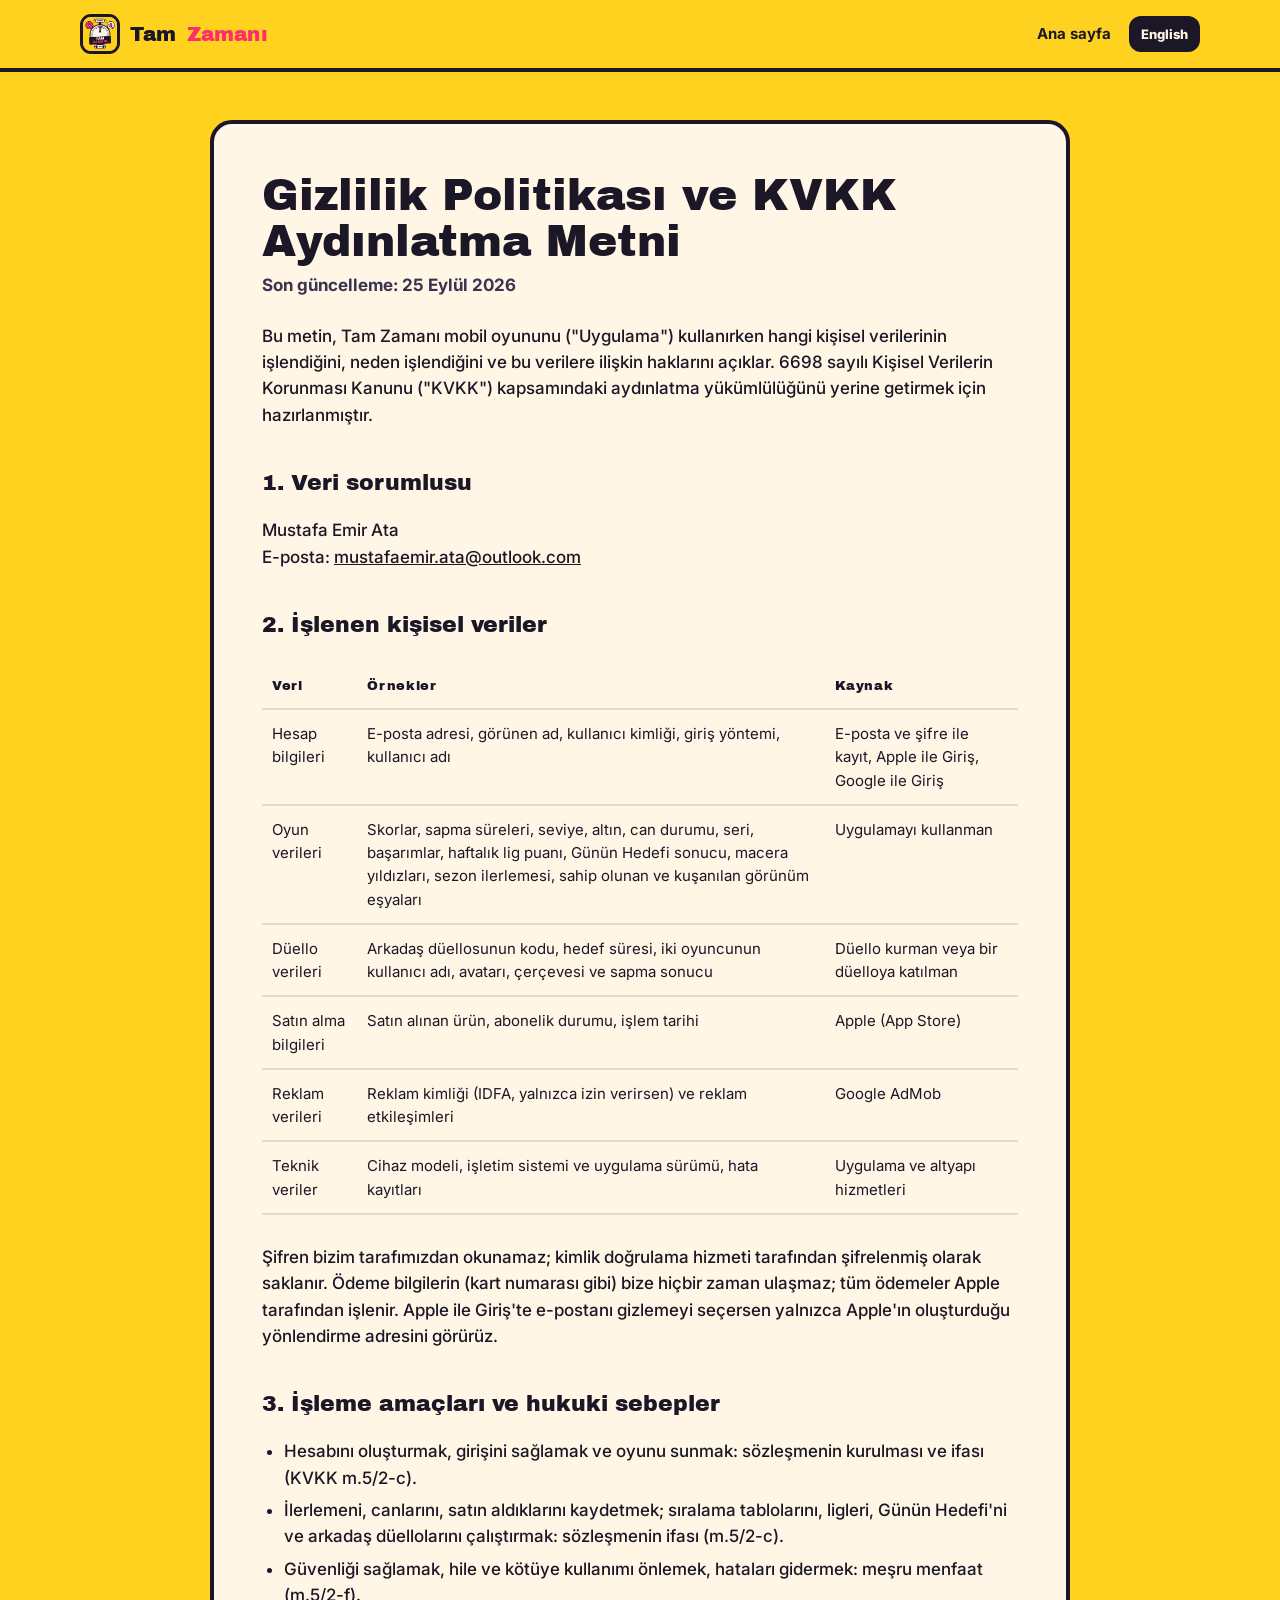
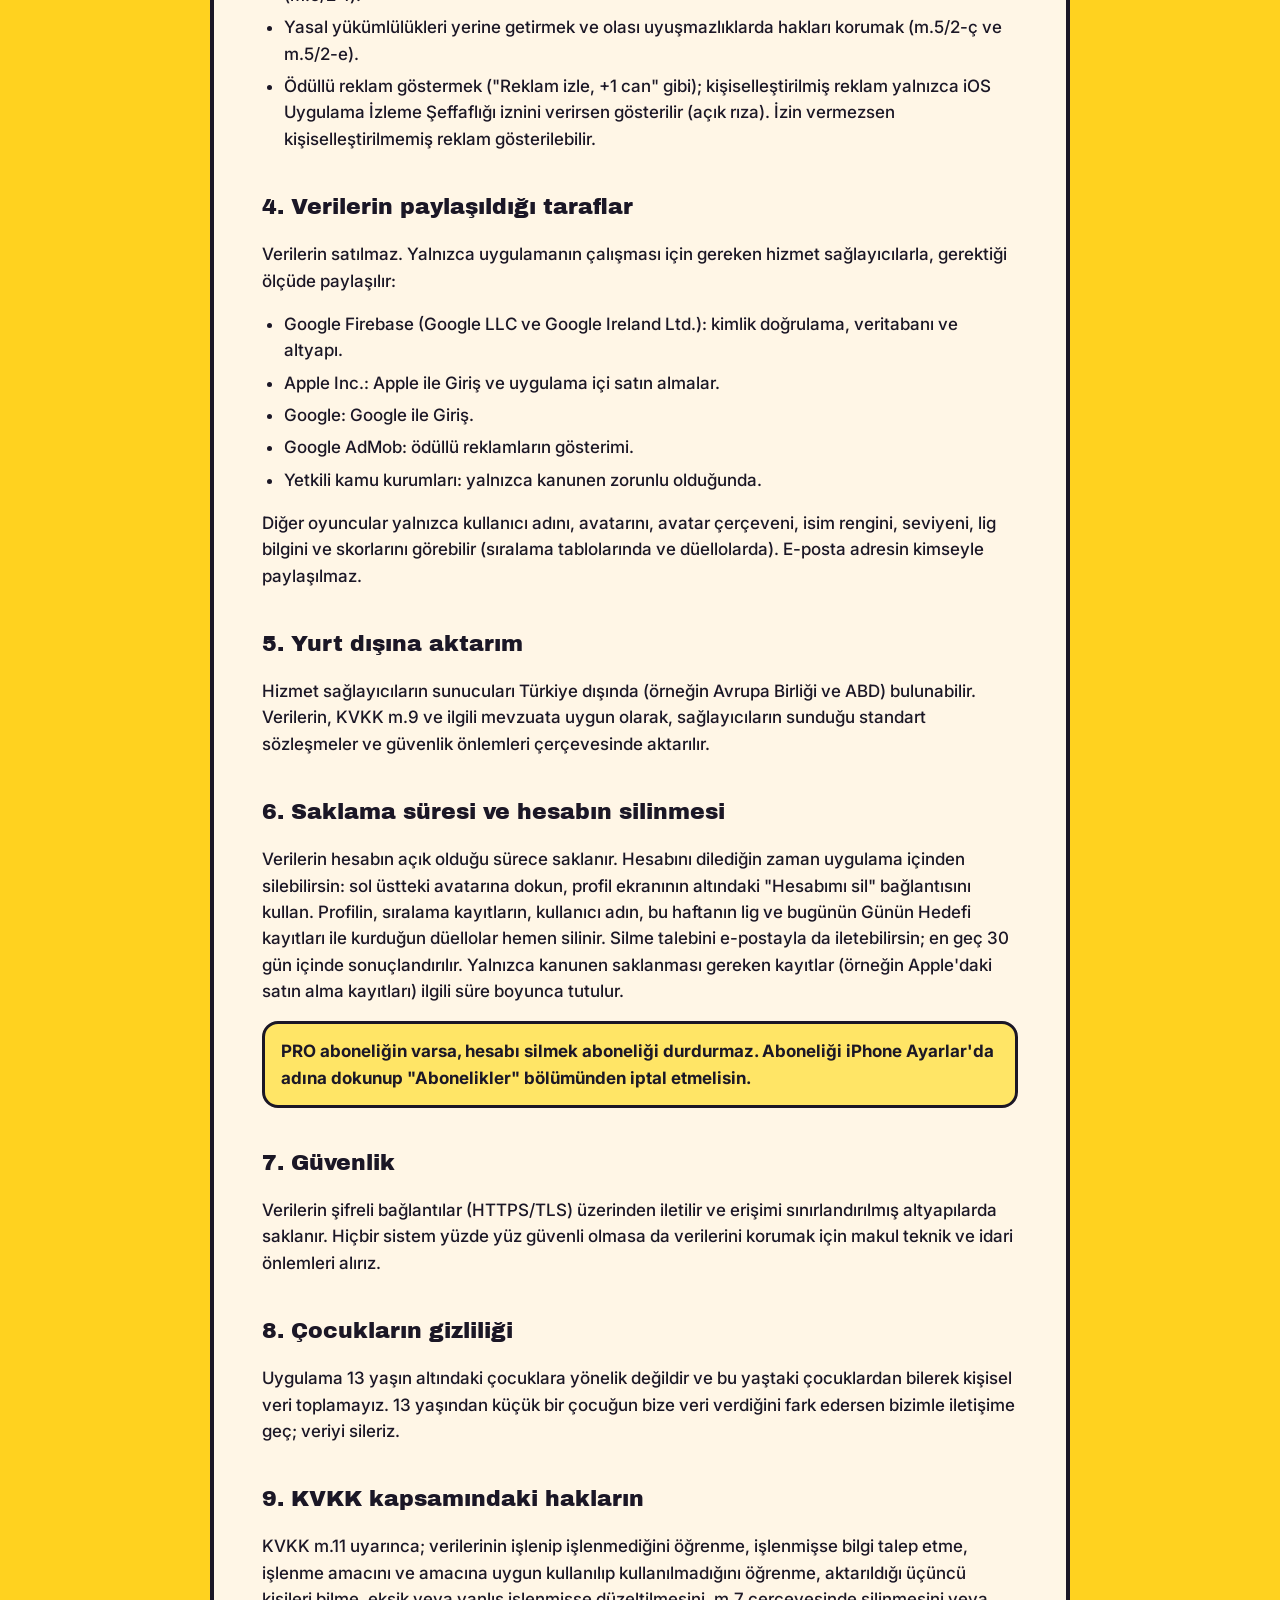
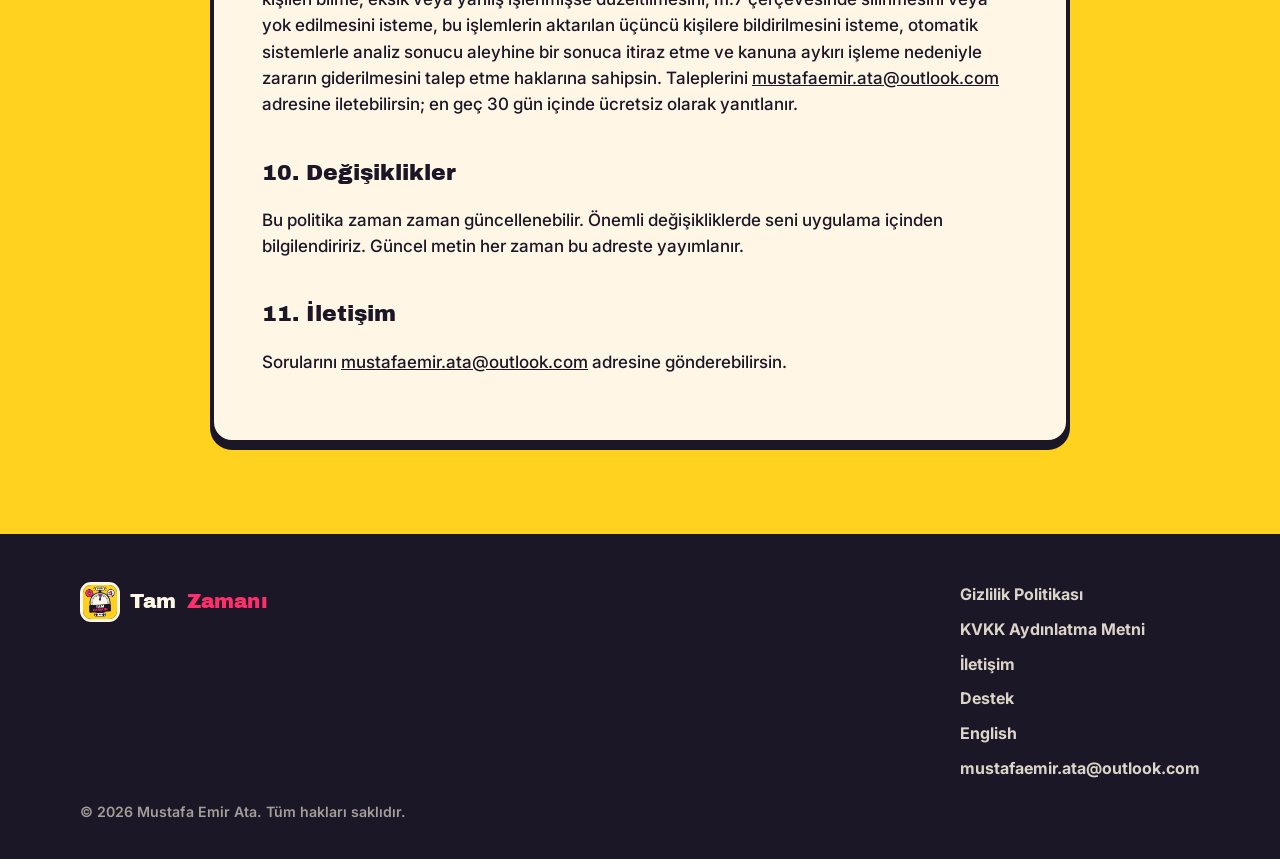
<file: gizlilik/index.html>
<!doctype html>
<html lang="tr">
<head>
<meta charset="utf-8">
<meta name="viewport" content="width=device-width, initial-scale=1">
<title>Gizlilik Politikası | Tam Zamanı</title>
<meta name="description" content="Tam Zamanı gizlilik politikası ve KVKK aydınlatma metni.">
<meta name="theme-color" content="#FFD21F">
<meta property="og:type" content="website">
<meta property="og:title" content="Gizlilik Politikası | Tam Zamanı">
<meta property="og:description" content="Tam Zamanı gizlilik politikası ve KVKK aydınlatma metni.">
<meta property="og:image" content="/assets/img/og-tr.jpg">
<meta name="twitter:card" content="summary_large_image">
<link rel="icon" type="image/png" href="/favicon.png">
<link rel="apple-touch-icon" href="/apple-touch-icon.png">
<link rel="alternate" hreflang="tr" href="/gizlilik">
<link rel="alternate" hreflang="en" href="/en/privacy">
<link rel="preconnect" href="https://fonts.googleapis.com">
<link rel="preconnect" href="https://fonts.gstatic.com" crossorigin>
<link href="https://fonts.googleapis.com/css2?family=Archivo+Black&family=Inter:wght@500;600;700;800&display=swap" rel="stylesheet">
<link rel="stylesheet" href="/assets/site.css">
</head>
<body>
<header class="topbar"><div class="wrap">
  <a class="brand" href="/"><img src="/assets/img/ikon-tr.webp" alt="" width="40" height="40">Tam <b>Zamanı</b></a>
  <button class="menu-btn" type="button" aria-expanded="false" aria-controls="site-nav" aria-label="Menü"><span></span><span></span><span></span></button>
  <nav class="nav" id="site-nav"><a href="/">Ana sayfa</a><a class="lang" href="/en/privacy" hreflang="en">English</a></nav>
</div></header>
<main class="doc"><div class="wrap"><article class="panel">
<h1>Gizlilik Politikası ve KVKK Aydınlatma Metni</h1>
<p class="meta">Son güncelleme: 25 Eylül 2026</p>
<p>Bu metin, Tam Zamanı mobil oyununu ("Uygulama") kullanırken hangi kişisel verilerinin işlendiğini, neden işlendiğini ve bu verilere ilişkin haklarını açıklar. 6698 sayılı Kişisel Verilerin Korunması Kanunu ("KVKK") kapsamındaki aydınlatma yükümlülüğünü yerine getirmek için hazırlanmıştır.</p>

<h2>1. Veri sorumlusu</h2>
<p>Mustafa Emir Ata<br>E-posta: <a href="mailto:mustafaemir.ata@outlook.com">mustafaemir.ata@outlook.com</a></p>

<h2>2. İşlenen kişisel veriler</h2>
<div class="table-scroll"><table>
<thead><tr><th>Veri</th><th>Örnekler</th><th>Kaynak</th></tr></thead>
<tbody>
<tr><td>Hesap bilgileri</td><td>E-posta adresi, görünen ad, kullanıcı kimliği, giriş yöntemi, kullanıcı adı</td><td>E-posta ve şifre ile kayıt, Apple ile Giriş, Google ile Giriş</td></tr>
<tr><td>Oyun verileri</td><td>Skorlar, sapma süreleri, seviye, altın, can durumu, seri, başarımlar, haftalık lig puanı, Günün Hedefi sonucu, macera yıldızları, sezon ilerlemesi, sahip olunan ve kuşanılan görünüm eşyaları</td><td>Uygulamayı kullanman</td></tr>
<tr><td>Düello verileri</td><td>Arkadaş düellosunun kodu, hedef süresi, iki oyuncunun kullanıcı adı, avatarı, çerçevesi ve sapma sonucu</td><td>Düello kurman veya bir düelloya katılman</td></tr>
<tr><td>Satın alma bilgileri</td><td>Satın alınan ürün, abonelik durumu, işlem tarihi</td><td>Apple (App Store)</td></tr>
<tr><td>Reklam verileri</td><td>Reklam kimliği (IDFA, yalnızca izin verirsen) ve reklam etkileşimleri</td><td>Google AdMob</td></tr>
<tr><td>Teknik veriler</td><td>Cihaz modeli, işletim sistemi ve uygulama sürümü, hata kayıtları</td><td>Uygulama ve altyapı hizmetleri</td></tr>
</tbody></table></div>
<p>Şifren bizim tarafımızdan okunamaz; kimlik doğrulama hizmeti tarafından şifrelenmiş olarak saklanır. Ödeme bilgilerin (kart numarası gibi) bize hiçbir zaman ulaşmaz; tüm ödemeler Apple tarafından işlenir. Apple ile Giriş'te e-postanı gizlemeyi seçersen yalnızca Apple'ın oluşturduğu yönlendirme adresini görürüz.</p>

<h2>3. İşleme amaçları ve hukuki sebepler</h2>
<ul>
<li>Hesabını oluşturmak, girişini sağlamak ve oyunu sunmak: sözleşmenin kurulması ve ifası (KVKK m.5/2-c).</li>
<li>İlerlemeni, canlarını, satın aldıklarını kaydetmek; sıralama tablolarını, ligleri, Günün Hedefi'ni ve arkadaş düellolarını çalıştırmak: sözleşmenin ifası (m.5/2-c).</li>
<li>Güvenliği sağlamak, hile ve kötüye kullanımı önlemek, hataları gidermek: meşru menfaat (m.5/2-f).</li>
<li>Yasal yükümlülükleri yerine getirmek ve olası uyuşmazlıklarda hakları korumak (m.5/2-ç ve m.5/2-e).</li>
<li>Ödüllü reklam göstermek ("Reklam izle, +1 can" gibi); kişiselleştirilmiş reklam yalnızca iOS Uygulama İzleme Şeffaflığı iznini verirsen gösterilir (açık rıza). İzin vermezsen kişiselleştirilmemiş reklam gösterilebilir.</li>
</ul>

<h2>4. Verilerin paylaşıldığı taraflar</h2>
<p>Verilerin satılmaz. Yalnızca uygulamanın çalışması için gereken hizmet sağlayıcılarla, gerektiği ölçüde paylaşılır:</p>
<ul>
<li>Google Firebase (Google LLC ve Google Ireland Ltd.): kimlik doğrulama, veritabanı ve altyapı.</li>
<li>Apple Inc.: Apple ile Giriş ve uygulama içi satın almalar.</li>
<li>Google: Google ile Giriş.</li>
<li>Google AdMob: ödüllü reklamların gösterimi.</li>
<li>Yetkili kamu kurumları: yalnızca kanunen zorunlu olduğunda.</li>
</ul>
<p>Diğer oyuncular yalnızca kullanıcı adını, avatarını, avatar çerçeveni, isim rengini, seviyeni, lig bilgini ve skorlarını görebilir (sıralama tablolarında ve düellolarda). E-posta adresin kimseyle paylaşılmaz.</p>

<h2>5. Yurt dışına aktarım</h2>
<p>Hizmet sağlayıcıların sunucuları Türkiye dışında (örneğin Avrupa Birliği ve ABD) bulunabilir. Verilerin, KVKK m.9 ve ilgili mevzuata uygun olarak, sağlayıcıların sunduğu standart sözleşmeler ve güvenlik önlemleri çerçevesinde aktarılır.</p>

<h2>6. Saklama süresi ve hesabın silinmesi</h2>
<p>Verilerin hesabın açık olduğu sürece saklanır. Hesabını dilediğin zaman uygulama içinden silebilirsin: sol üstteki avatarına dokun, profil ekranının altındaki "Hesabımı sil" bağlantısını kullan. Profilin, sıralama kayıtların, kullanıcı adın, bu haftanın lig ve bugünün Günün Hedefi kayıtları ile kurduğun düellolar hemen silinir. Silme talebini e-postayla da iletebilirsin; en geç 30 gün içinde sonuçlandırılır. Yalnızca kanunen saklanması gereken kayıtlar (örneğin Apple'daki satın alma kayıtları) ilgili süre boyunca tutulur.</p>
<div class="callout">PRO aboneliğin varsa, hesabı silmek aboneliği durdurmaz. Aboneliği iPhone Ayarlar'da adına dokunup "Abonelikler" bölümünden iptal etmelisin.</div>

<h2>7. Güvenlik</h2>
<p>Verilerin şifreli bağlantılar (HTTPS/TLS) üzerinden iletilir ve erişimi sınırlandırılmış altyapılarda saklanır. Hiçbir sistem yüzde yüz güvenli olmasa da verilerini korumak için makul teknik ve idari önlemleri alırız.</p>

<h2>8. Çocukların gizliliği</h2>
<p>Uygulama 13 yaşın altındaki çocuklara yönelik değildir ve bu yaştaki çocuklardan bilerek kişisel veri toplamayız. 13 yaşından küçük bir çocuğun bize veri verdiğini fark edersen bizimle iletişime geç; veriyi sileriz.</p>

<h2>9. KVKK kapsamındaki hakların</h2>
<p>KVKK m.11 uyarınca; verilerinin işlenip işlenmediğini öğrenme, işlenmişse bilgi talep etme, işlenme amacını ve amacına uygun kullanılıp kullanılmadığını öğrenme, aktarıldığı üçüncü kişileri bilme, eksik veya yanlış işlenmişse düzeltilmesini, m.7 çerçevesinde silinmesini veya yok edilmesini isteme, bu işlemlerin aktarılan üçüncü kişilere bildirilmesini isteme, otomatik sistemlerle analiz sonucu aleyhine bir sonuca itiraz etme ve kanuna aykırı işleme nedeniyle zararın giderilmesini talep etme haklarına sahipsin. Taleplerini <a href="mailto:mustafaemir.ata@outlook.com">mustafaemir.ata@outlook.com</a> adresine iletebilirsin; en geç 30 gün içinde ücretsiz olarak yanıtlanır.</p>

<h2>10. Değişiklikler</h2>
<p>Bu politika zaman zaman güncellenebilir. Önemli değişikliklerde seni uygulama içinden bilgilendiririz. Güncel metin her zaman bu adreste yayımlanır.</p>

<h2>11. İletişim</h2>
<p>Sorularını <a href="mailto:mustafaemir.ata@outlook.com">mustafaemir.ata@outlook.com</a> adresine gönderebilirsin.</p>
</article></div></main>
<footer class="footer"><div class="wrap">
  <a class="brand" href="/"><img src="/assets/img/ikon-tr.webp" alt="" width="40" height="40">Tam <b>Zamanı</b></a>
  <nav><a href="/gizlilik">Gizlilik Politikası</a><a href="/kvkk">KVKK Aydınlatma Metni</a><a href="/iletisim">İletişim</a><a href="/destek">Destek</a><a href="/en">English</a><a href="mailto:mustafaemir.ata@outlook.com">mustafaemir.ata@outlook.com</a></nav>
  <small>© 2026 Mustafa Emir Ata. Tüm hakları saklıdır.</small>
</div></footer>
<script src="/assets/site.js" defer></script>
</body>
</html>
</file>
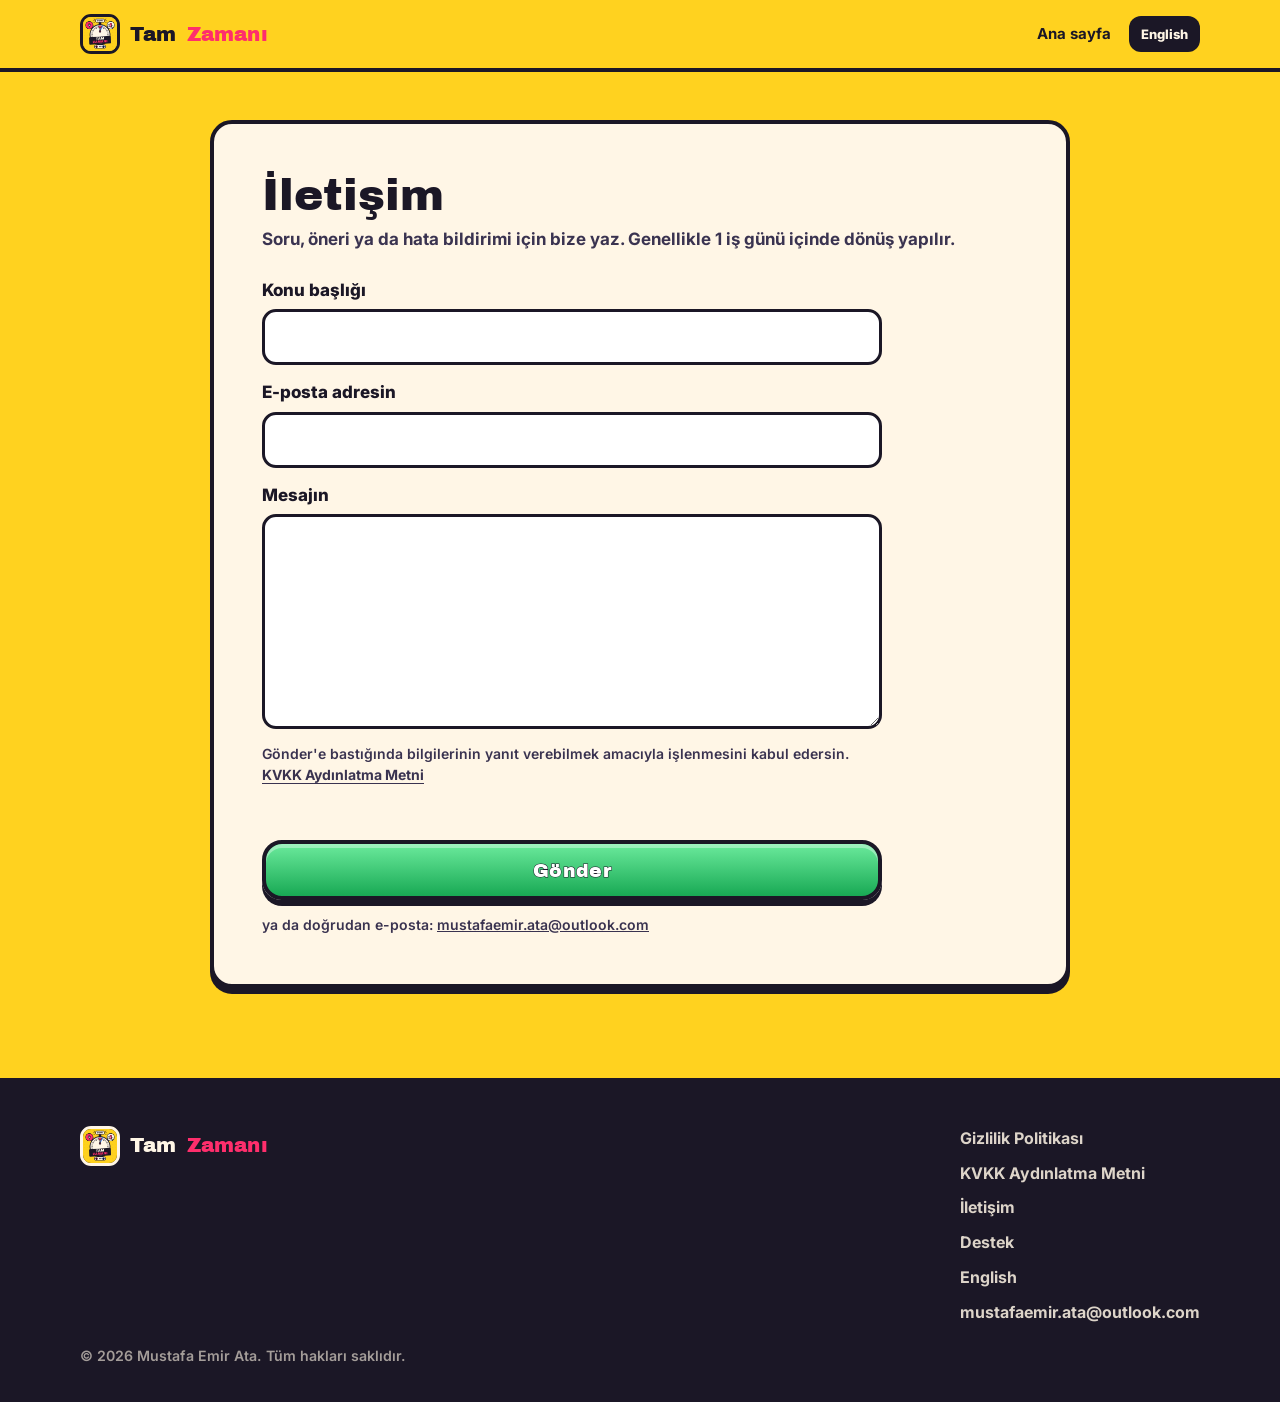
<file: iletisim/index.html>
<!doctype html>
<html lang="tr">
<head>
<meta charset="utf-8">
<meta name="viewport" content="width=device-width, initial-scale=1">
<title>İletişim | Tam Zamanı</title>
<meta name="description" content="Soru, öneri ya da hata bildirimi için bize yaz. Genellikle 1 iş günü içinde dönüş yapılır.">
<meta name="theme-color" content="#FFD21F">
<meta property="og:type" content="website">
<meta property="og:title" content="İletişim | Tam Zamanı">
<meta property="og:description" content="Soru, öneri ya da hata bildirimi için bize yaz. Genellikle 1 iş günü içinde dönüş yapılır.">
<meta property="og:image" content="/assets/img/og-tr.jpg">
<meta name="twitter:card" content="summary_large_image">
<link rel="icon" type="image/png" href="/favicon.png">
<link rel="apple-touch-icon" href="/apple-touch-icon.png">
<link rel="alternate" hreflang="tr" href="/iletisim">
<link rel="alternate" hreflang="en" href="/en/contact">
<link rel="preconnect" href="https://fonts.googleapis.com">
<link rel="preconnect" href="https://fonts.gstatic.com" crossorigin>
<link href="https://fonts.googleapis.com/css2?family=Archivo+Black&family=Inter:wght@500;600;700;800&display=swap" rel="stylesheet">
<link rel="stylesheet" href="/assets/site.css">
</head>
<body>
<header class="topbar"><div class="wrap">
  <a class="brand" href="/"><img src="/assets/img/ikon-tr.webp" alt="" width="40" height="40">Tam <b>Zamanı</b></a>
  <button class="menu-btn" type="button" aria-expanded="false" aria-controls="site-nav" aria-label="Menü"><span></span><span></span><span></span></button>
  <nav class="nav" id="site-nav"><a href="/">Ana sayfa</a><a class="lang" href="/en/contact" hreflang="en">English</a></nav>
</div></header>
<main class="doc"><div class="wrap"><article class="panel">
<h1>İletişim</h1>
<p class="meta">Soru, öneri ya da hata bildirimi için bize yaz. Genellikle 1 iş günü içinde dönüş yapılır.</p>
<form class="contact-form page-form" action="https://formspree.io/f/xqpadgag" method="POST" data-text='{&quot;sending&quot;: &quot;Gönderiliyor&quot;, &quot;ok&quot;: &quot;Teşekkürler! Mesajın bize ulaştı.&quot;, &quot;err&quot;: &quot;Gönderilemedi. İnternet bağlantını kontrol et ya da doğrudan e-posta at.&quot;, &quot;send&quot;: &quot;Gönder&quot;}'>
  <label>Konu başlığı<input name="konu" type="text" required maxlength="120"></label>
  <label>E-posta adresin<input name="email" type="email" required autocomplete="email"></label>
  <label>Mesajın<textarea name="message" rows="7" required maxlength="4000"></textarea></label>
  <input type="text" name="_gotcha" tabindex="-1" autocomplete="off" class="hp" aria-hidden="true">
  <p class="consent">Gönder&#x27;e bastığında bilgilerinin yanıt verebilmek amacıyla işlenmesini kabul edersin. <a class="linklike" href="/kvkk">KVKK Aydınlatma Metni</a></p>
  <p class="form-status" role="status"></p>
  <button class="btn green" type="submit">Gönder</button>
  <p class="direct">ya da doğrudan e-posta: <a href="mailto:mustafaemir.ata@outlook.com">mustafaemir.ata@outlook.com</a></p>
</form>
</article></div></main>
<footer class="footer"><div class="wrap">
  <a class="brand" href="/"><img src="/assets/img/ikon-tr.webp" alt="" width="40" height="40">Tam <b>Zamanı</b></a>
  <nav><a href="/gizlilik">Gizlilik Politikası</a><a href="/kvkk">KVKK Aydınlatma Metni</a><a href="/iletisim">İletişim</a><a href="/destek">Destek</a><a href="/en">English</a><a href="mailto:mustafaemir.ata@outlook.com">mustafaemir.ata@outlook.com</a></nav>
  <small>© 2026 Mustafa Emir Ata. Tüm hakları saklıdır.</small>
</div></footer>
<script src="/assets/site.js" defer></script>
</body>
</html>
</file>
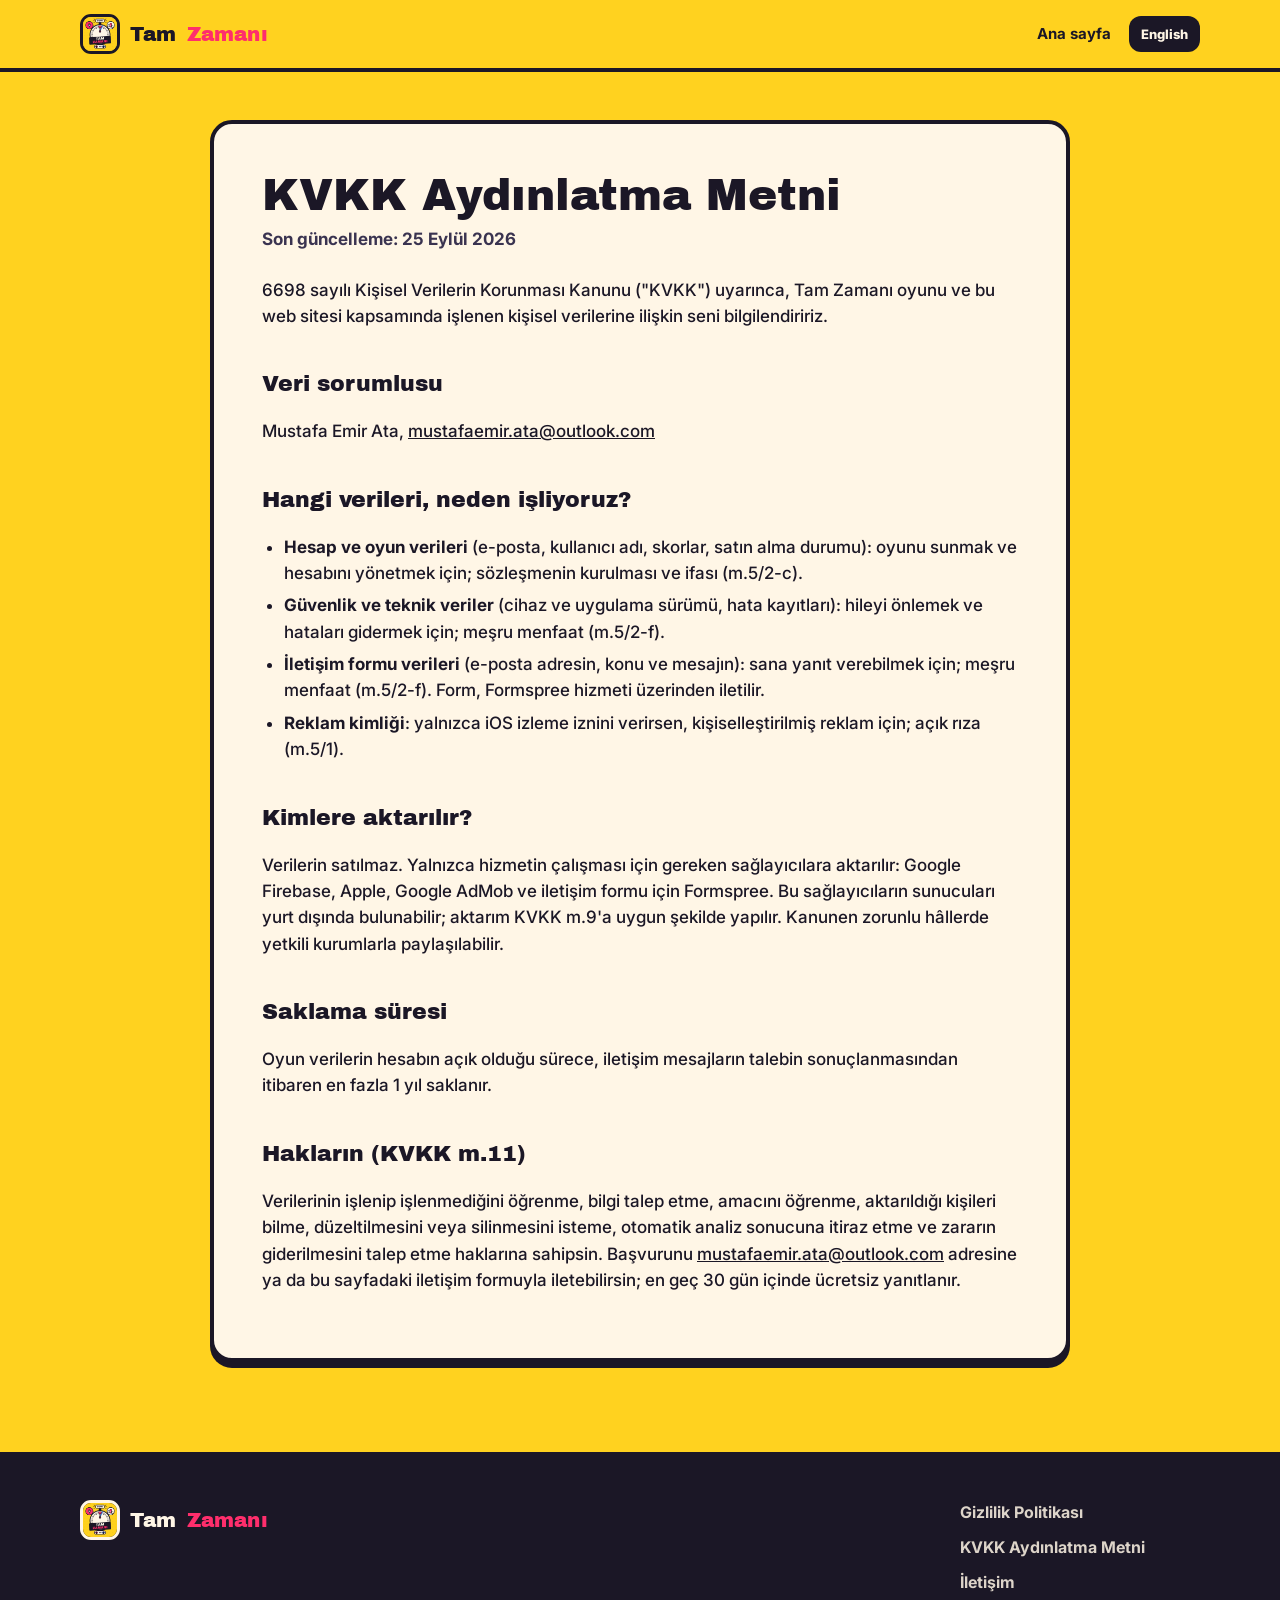
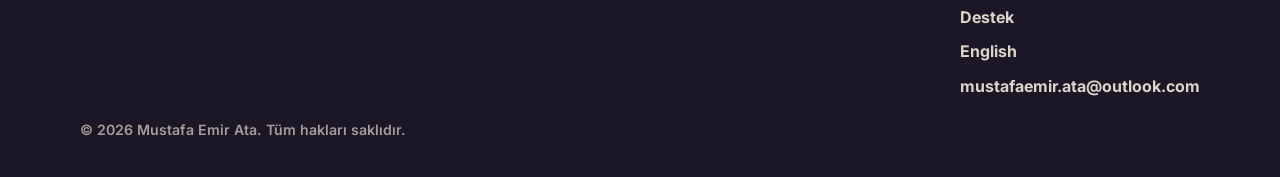
<file: kvkk/index.html>
<!doctype html>
<html lang="tr">
<head>
<meta charset="utf-8">
<meta name="viewport" content="width=device-width, initial-scale=1">
<title>KVKK Aydınlatma Metni | Tam Zamanı</title>
<meta name="description" content="Tam Zamanı KVKK aydınlatma metni.">
<meta name="theme-color" content="#FFD21F">
<meta property="og:type" content="website">
<meta property="og:title" content="KVKK Aydınlatma Metni | Tam Zamanı">
<meta property="og:description" content="Tam Zamanı KVKK aydınlatma metni.">
<meta property="og:image" content="/assets/img/og-tr.jpg">
<meta name="twitter:card" content="summary_large_image">
<link rel="icon" type="image/png" href="/favicon.png">
<link rel="apple-touch-icon" href="/apple-touch-icon.png">
<link rel="alternate" hreflang="tr" href="/kvkk">
<link rel="alternate" hreflang="en" href="/kvkk">
<link rel="preconnect" href="https://fonts.googleapis.com">
<link rel="preconnect" href="https://fonts.gstatic.com" crossorigin>
<link href="https://fonts.googleapis.com/css2?family=Archivo+Black&family=Inter:wght@500;600;700;800&display=swap" rel="stylesheet">
<link rel="stylesheet" href="/assets/site.css">
</head>
<body>
<header class="topbar"><div class="wrap">
  <a class="brand" href="/"><img src="/assets/img/ikon-tr.webp" alt="" width="40" height="40">Tam <b>Zamanı</b></a>
  <button class="menu-btn" type="button" aria-expanded="false" aria-controls="site-nav" aria-label="Menü"><span></span><span></span><span></span></button>
  <nav class="nav" id="site-nav"><a href="/">Ana sayfa</a><a class="lang" href="/kvkk" hreflang="en">English</a></nav>
</div></header>
<main class="doc"><div class="wrap"><article class="panel">
<h1>KVKK Aydınlatma Metni</h1>
<p class="meta">Son güncelleme: 25 Eylül 2026</p>
<p>6698 sayılı Kişisel Verilerin Korunması Kanunu ("KVKK") uyarınca, Tam Zamanı oyunu ve bu web sitesi kapsamında işlenen kişisel verilerine ilişkin seni bilgilendiririz.</p>
<h2>Veri sorumlusu</h2>
<p>Mustafa Emir Ata, <a href="mailto:mustafaemir.ata@outlook.com">mustafaemir.ata@outlook.com</a></p>
<h2>Hangi verileri, neden işliyoruz?</h2>
<ul>
<li><strong>Hesap ve oyun verileri</strong> (e-posta, kullanıcı adı, skorlar, satın alma durumu): oyunu sunmak ve hesabını yönetmek için; sözleşmenin kurulması ve ifası (m.5/2-c).</li>
<li><strong>Güvenlik ve teknik veriler</strong> (cihaz ve uygulama sürümü, hata kayıtları): hileyi önlemek ve hataları gidermek için; meşru menfaat (m.5/2-f).</li>
<li><strong>İletişim formu verileri</strong> (e-posta adresin, konu ve mesajın): sana yanıt verebilmek için; meşru menfaat (m.5/2-f). Form, Formspree hizmeti üzerinden iletilir.</li>
<li><strong>Reklam kimliği</strong>: yalnızca iOS izleme iznini verirsen, kişiselleştirilmiş reklam için; açık rıza (m.5/1).</li>
</ul>
<h2>Kimlere aktarılır?</h2>
<p>Verilerin satılmaz. Yalnızca hizmetin çalışması için gereken sağlayıcılara aktarılır: Google Firebase, Apple, Google AdMob ve iletişim formu için Formspree. Bu sağlayıcıların sunucuları yurt dışında bulunabilir; aktarım KVKK m.9'a uygun şekilde yapılır. Kanunen zorunlu hâllerde yetkili kurumlarla paylaşılabilir.</p>
<h2>Saklama süresi</h2>
<p>Oyun verilerin hesabın açık olduğu sürece, iletişim mesajların talebin sonuçlanmasından itibaren en fazla 1 yıl saklanır.</p>
<h2>Hakların (KVKK m.11)</h2>
<p>Verilerinin işlenip işlenmediğini öğrenme, bilgi talep etme, amacını öğrenme, aktarıldığı kişileri bilme, düzeltilmesini veya silinmesini isteme, otomatik analiz sonucuna itiraz etme ve zararın giderilmesini talep etme haklarına sahipsin. Başvurunu <a href="mailto:mustafaemir.ata@outlook.com">mustafaemir.ata@outlook.com</a> adresine ya da bu sayfadaki iletişim formuyla iletebilirsin; en geç 30 gün içinde ücretsiz yanıtlanır.</p>
</article></div></main>
<footer class="footer"><div class="wrap">
  <a class="brand" href="/"><img src="/assets/img/ikon-tr.webp" alt="" width="40" height="40">Tam <b>Zamanı</b></a>
  <nav><a href="/gizlilik">Gizlilik Politikası</a><a href="/kvkk">KVKK Aydınlatma Metni</a><a href="/iletisim">İletişim</a><a href="/destek">Destek</a><a href="/en">English</a><a href="mailto:mustafaemir.ata@outlook.com">mustafaemir.ata@outlook.com</a></nav>
  <small>© 2026 Mustafa Emir Ata. Tüm hakları saklıdır.</small>
</div></footer>
<script src="/assets/site.js" defer></script>
</body>
</html>
</file>
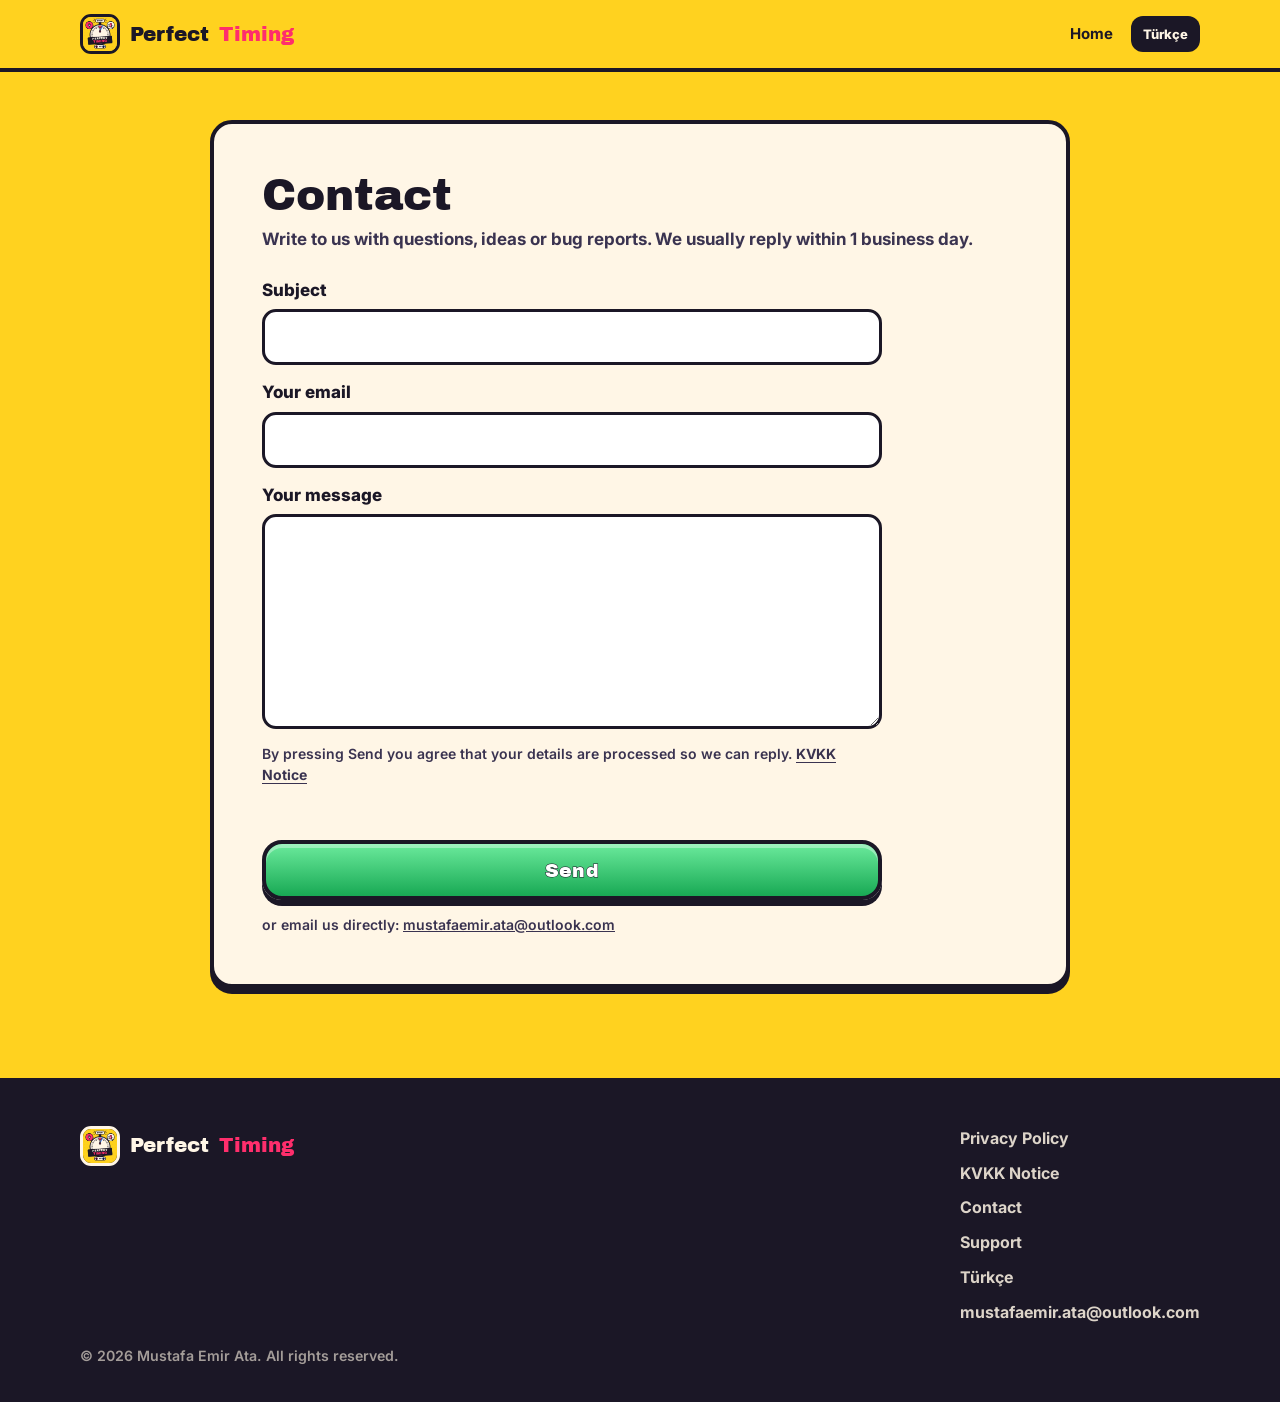
<file: en/contact/index.html>
<!doctype html>
<html lang="en">
<head>
<meta charset="utf-8">
<meta name="viewport" content="width=device-width, initial-scale=1">
<title>Contact | Perfect Timing</title>
<meta name="description" content="Write to us with questions, ideas or bug reports. We usually reply within 1 business day.">
<meta name="theme-color" content="#FFD21F">
<meta property="og:type" content="website">
<meta property="og:title" content="Contact | Perfect Timing">
<meta property="og:description" content="Write to us with questions, ideas or bug reports. We usually reply within 1 business day.">
<meta property="og:image" content="/assets/img/og-en.jpg">
<meta name="twitter:card" content="summary_large_image">
<link rel="icon" type="image/png" href="/favicon.png">
<link rel="apple-touch-icon" href="/apple-touch-icon.png">
<link rel="alternate" hreflang="tr" href="/iletisim">
<link rel="alternate" hreflang="en" href="/en/contact">
<link rel="preconnect" href="https://fonts.googleapis.com">
<link rel="preconnect" href="https://fonts.gstatic.com" crossorigin>
<link href="https://fonts.googleapis.com/css2?family=Archivo+Black&family=Inter:wght@500;600;700;800&display=swap" rel="stylesheet">
<link rel="stylesheet" href="/assets/site.css">
</head>
<body>
<header class="topbar"><div class="wrap">
  <a class="brand" href="/en"><img src="/assets/img/ikon-en.webp" alt="" width="40" height="40">Perfect <b>Timing</b></a>
  <button class="menu-btn" type="button" aria-expanded="false" aria-controls="site-nav" aria-label="Menu"><span></span><span></span><span></span></button>
  <nav class="nav" id="site-nav"><a href="/en">Home</a><a class="lang" href="/iletisim" hreflang="tr">Türkçe</a></nav>
</div></header>
<main class="doc"><div class="wrap"><article class="panel">
<h1>Contact</h1>
<p class="meta">Write to us with questions, ideas or bug reports. We usually reply within 1 business day.</p>
<form class="contact-form page-form" action="https://formspree.io/f/xqpadgag" method="POST" data-text='{&quot;sending&quot;: &quot;Sending&quot;, &quot;ok&quot;: &quot;Thanks! Your message has reached us.&quot;, &quot;err&quot;: &quot;It couldn&#x27;t be sent. Check your connection or email us directly.&quot;, &quot;send&quot;: &quot;Send&quot;}'>
  <label>Subject<input name="konu" type="text" required maxlength="120"></label>
  <label>Your email<input name="email" type="email" required autocomplete="email"></label>
  <label>Your message<textarea name="message" rows="7" required maxlength="4000"></textarea></label>
  <input type="text" name="_gotcha" tabindex="-1" autocomplete="off" class="hp" aria-hidden="true">
  <p class="consent">By pressing Send you agree that your details are processed so we can reply. <a class="linklike" href="/en/kvkk">KVKK Notice</a></p>
  <p class="form-status" role="status"></p>
  <button class="btn green" type="submit">Send</button>
  <p class="direct">or email us directly: <a href="mailto:mustafaemir.ata@outlook.com">mustafaemir.ata@outlook.com</a></p>
</form>
</article></div></main>
<footer class="footer"><div class="wrap">
  <a class="brand" href="/en"><img src="/assets/img/ikon-en.webp" alt="" width="40" height="40">Perfect <b>Timing</b></a>
  <nav><a href="/en/privacy">Privacy Policy</a><a href="/en/kvkk">KVKK Notice</a><a href="/en/contact">Contact</a><a href="/en/support">Support</a><a href="/">Türkçe</a><a href="mailto:mustafaemir.ata@outlook.com">mustafaemir.ata@outlook.com</a></nav>
  <small>© 2026 Mustafa Emir Ata. All rights reserved.</small>
</div></footer>
<script src="/assets/site.js" defer></script>
</body>
</html>
</file>
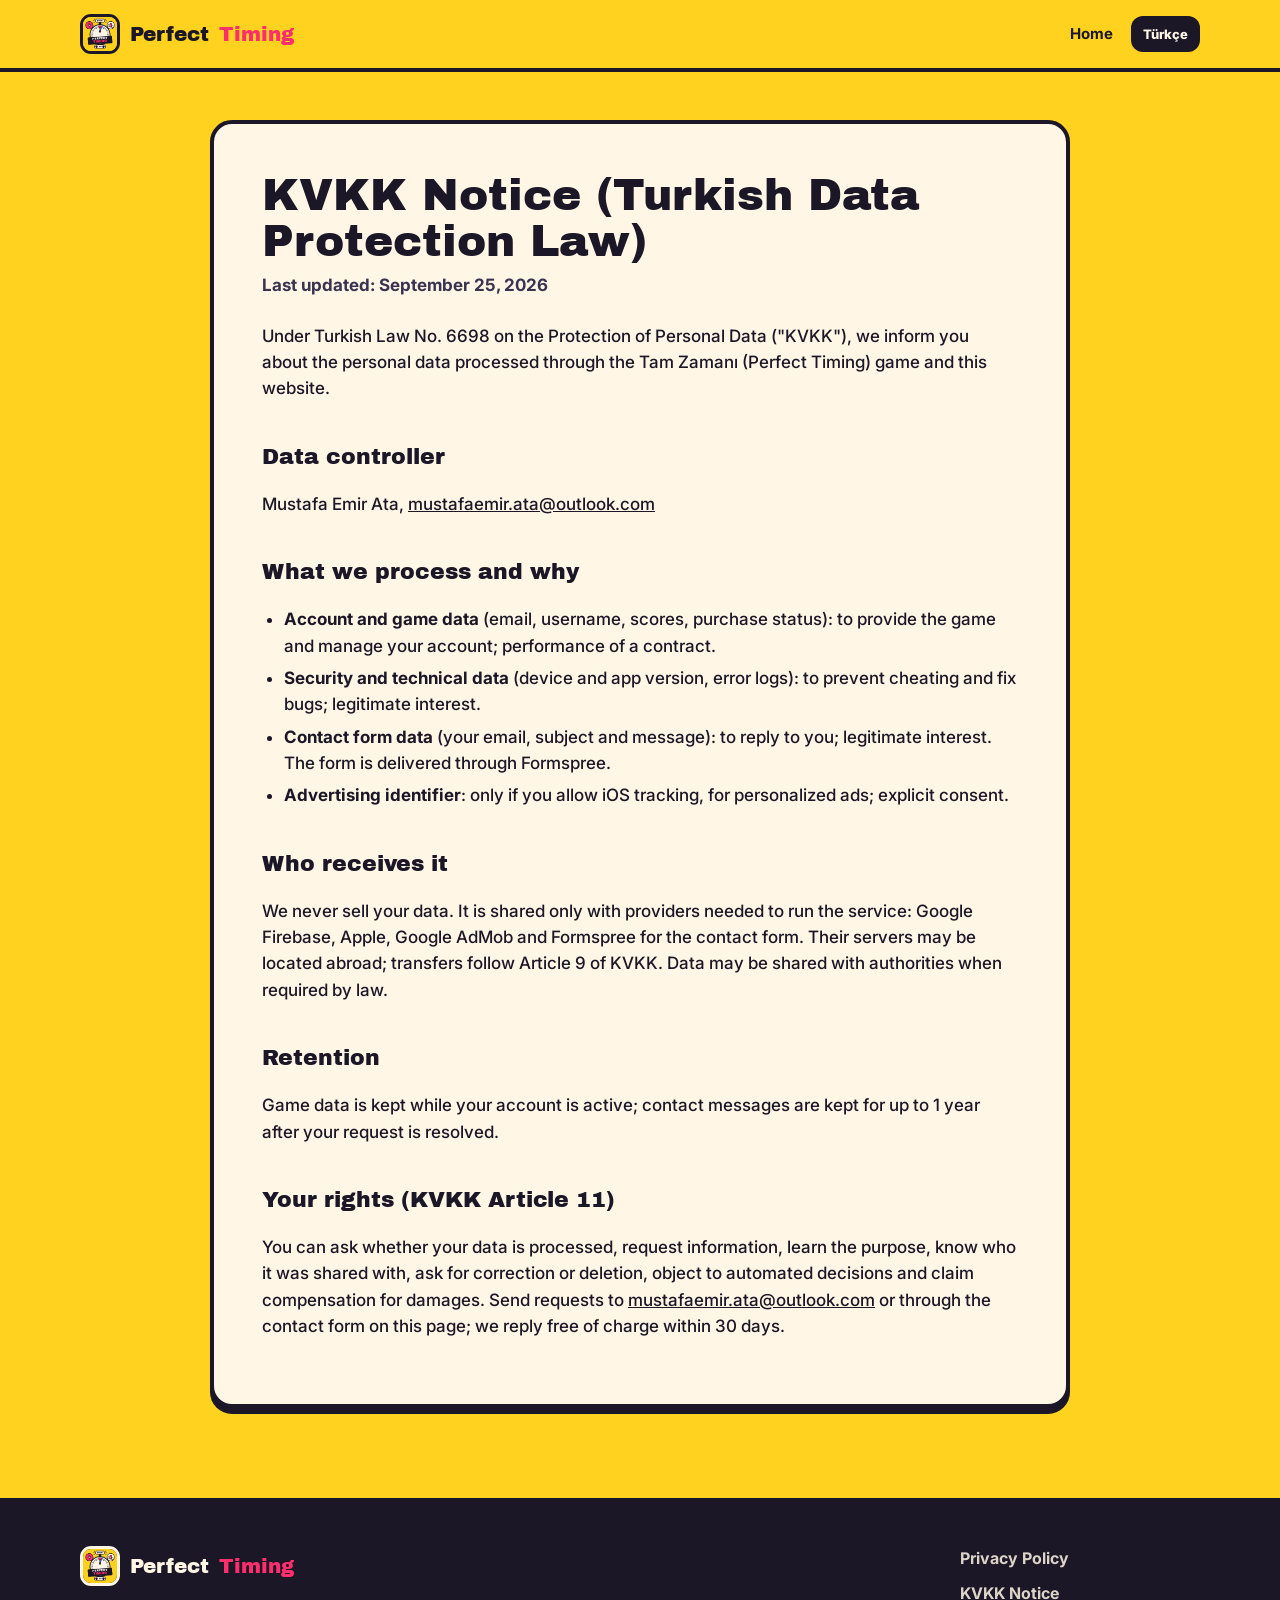
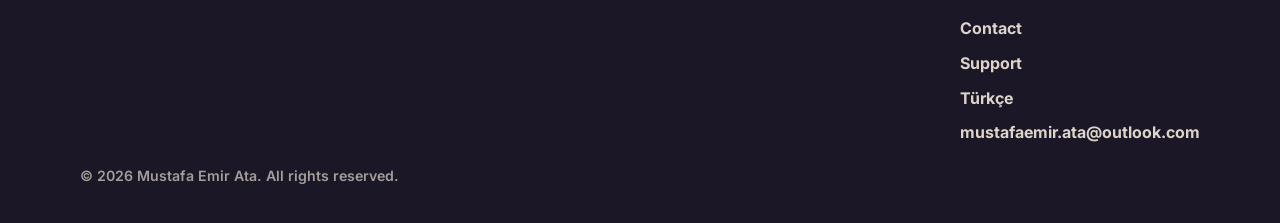
<file: en/kvkk/index.html>
<!doctype html>
<html lang="en">
<head>
<meta charset="utf-8">
<meta name="viewport" content="width=device-width, initial-scale=1">
<title>KVKK Notice | Perfect Timing</title>
<meta name="description" content="KVKK notice for Perfect Timing.">
<meta name="theme-color" content="#FFD21F">
<meta property="og:type" content="website">
<meta property="og:title" content="KVKK Notice | Perfect Timing">
<meta property="og:description" content="KVKK notice for Perfect Timing.">
<meta property="og:image" content="/assets/img/og-en.jpg">
<meta name="twitter:card" content="summary_large_image">
<link rel="icon" type="image/png" href="/favicon.png">
<link rel="apple-touch-icon" href="/apple-touch-icon.png">
<link rel="alternate" hreflang="tr" href="/kvkk">
<link rel="alternate" hreflang="en" href="/en/kvkk">
<link rel="preconnect" href="https://fonts.googleapis.com">
<link rel="preconnect" href="https://fonts.gstatic.com" crossorigin>
<link href="https://fonts.googleapis.com/css2?family=Archivo+Black&family=Inter:wght@500;600;700;800&display=swap" rel="stylesheet">
<link rel="stylesheet" href="/assets/site.css">
</head>
<body>
<header class="topbar"><div class="wrap">
  <a class="brand" href="/en"><img src="/assets/img/ikon-en.webp" alt="" width="40" height="40">Perfect <b>Timing</b></a>
  <button class="menu-btn" type="button" aria-expanded="false" aria-controls="site-nav" aria-label="Menu"><span></span><span></span><span></span></button>
  <nav class="nav" id="site-nav"><a href="/en">Home</a><a class="lang" href="/kvkk" hreflang="tr">Türkçe</a></nav>
</div></header>
<main class="doc"><div class="wrap"><article class="panel">
<h1>KVKK Notice (Turkish Data Protection Law)</h1>
<p class="meta">Last updated: September 25, 2026</p>
<p>Under Turkish Law No. 6698 on the Protection of Personal Data ("KVKK"), we inform you about the personal data processed through the Tam Zamanı (Perfect Timing) game and this website.</p>
<h2>Data controller</h2>
<p>Mustafa Emir Ata, <a href="mailto:mustafaemir.ata@outlook.com">mustafaemir.ata@outlook.com</a></p>
<h2>What we process and why</h2>
<ul>
<li><strong>Account and game data</strong> (email, username, scores, purchase status): to provide the game and manage your account; performance of a contract.</li>
<li><strong>Security and technical data</strong> (device and app version, error logs): to prevent cheating and fix bugs; legitimate interest.</li>
<li><strong>Contact form data</strong> (your email, subject and message): to reply to you; legitimate interest. The form is delivered through Formspree.</li>
<li><strong>Advertising identifier</strong>: only if you allow iOS tracking, for personalized ads; explicit consent.</li>
</ul>
<h2>Who receives it</h2>
<p>We never sell your data. It is shared only with providers needed to run the service: Google Firebase, Apple, Google AdMob and Formspree for the contact form. Their servers may be located abroad; transfers follow Article 9 of KVKK. Data may be shared with authorities when required by law.</p>
<h2>Retention</h2>
<p>Game data is kept while your account is active; contact messages are kept for up to 1 year after your request is resolved.</p>
<h2>Your rights (KVKK Article 11)</h2>
<p>You can ask whether your data is processed, request information, learn the purpose, know who it was shared with, ask for correction or deletion, object to automated decisions and claim compensation for damages. Send requests to <a href="mailto:mustafaemir.ata@outlook.com">mustafaemir.ata@outlook.com</a> or through the contact form on this page; we reply free of charge within 30 days.</p>
</article></div></main>
<footer class="footer"><div class="wrap">
  <a class="brand" href="/en"><img src="/assets/img/ikon-en.webp" alt="" width="40" height="40">Perfect <b>Timing</b></a>
  <nav><a href="/en/privacy">Privacy Policy</a><a href="/en/kvkk">KVKK Notice</a><a href="/en/contact">Contact</a><a href="/en/support">Support</a><a href="/">Türkçe</a><a href="mailto:mustafaemir.ata@outlook.com">mustafaemir.ata@outlook.com</a></nav>
  <small>© 2026 Mustafa Emir Ata. All rights reserved.</small>
</div></footer>
<script src="/assets/site.js" defer></script>
</body>
</html>
</file>
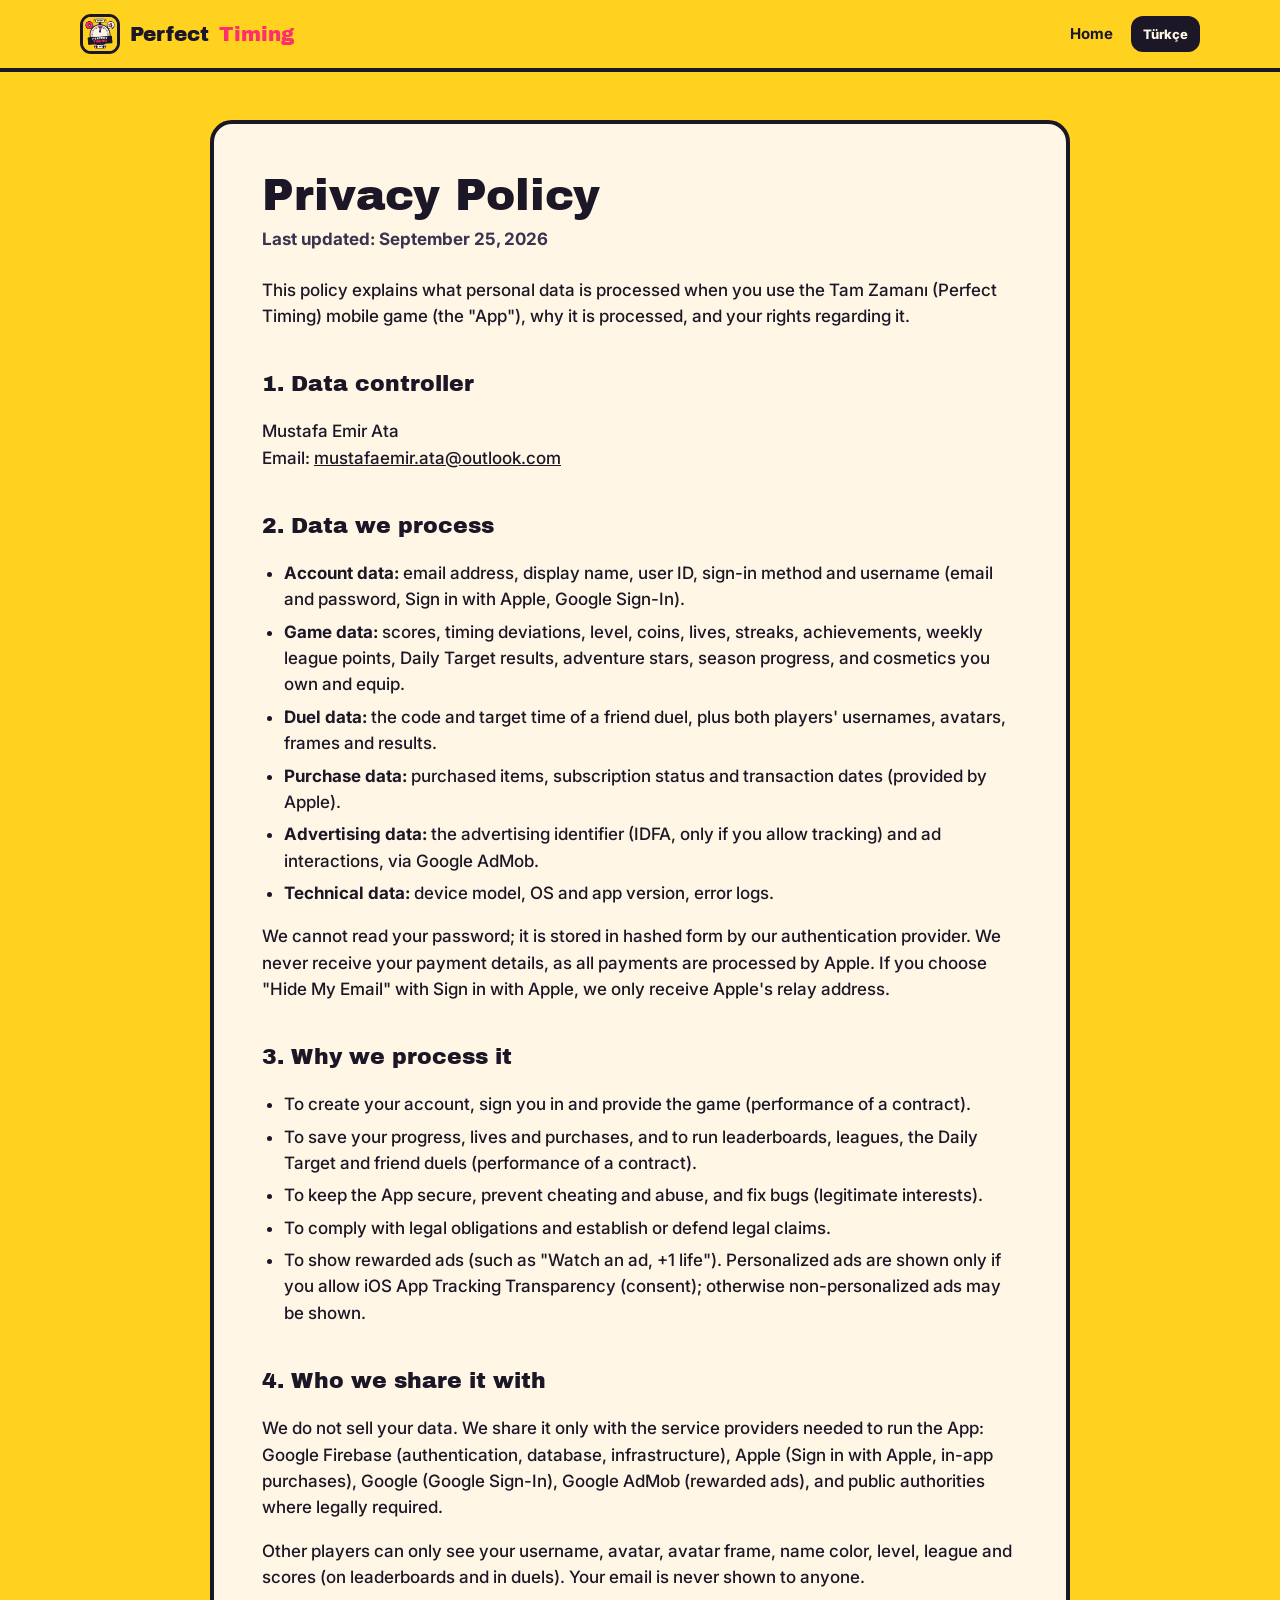
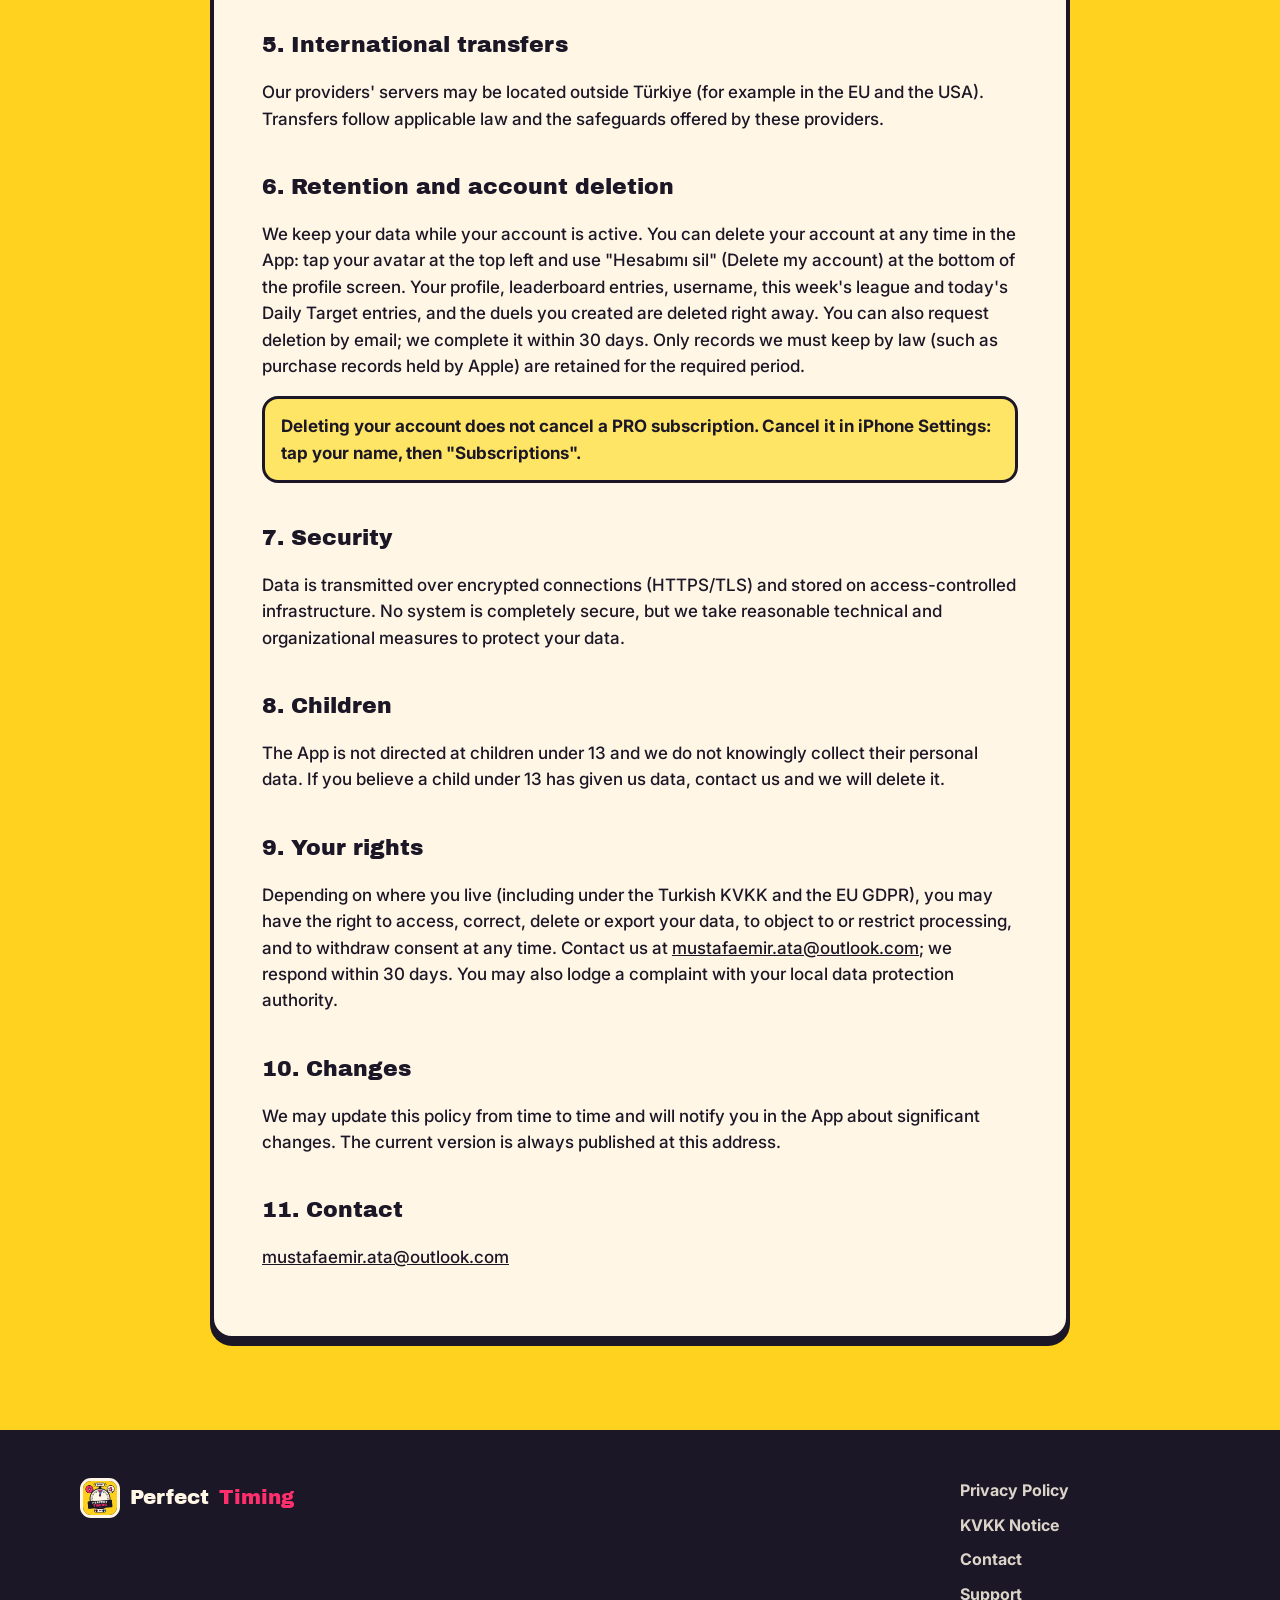
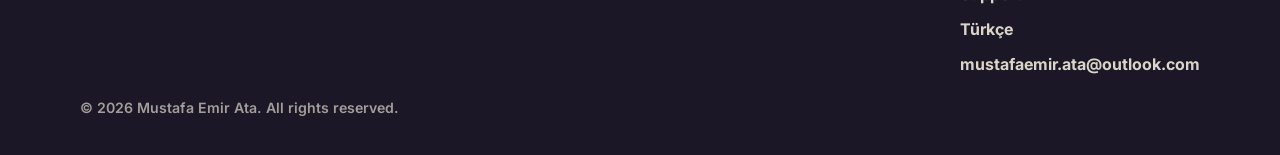
<file: en/privacy/index.html>
<!doctype html>
<html lang="en">
<head>
<meta charset="utf-8">
<meta name="viewport" content="width=device-width, initial-scale=1">
<title>Privacy Policy | Perfect Timing</title>
<meta name="description" content="Privacy policy for the Tam Zamanı (Perfect Timing) game.">
<meta name="theme-color" content="#FFD21F">
<meta property="og:type" content="website">
<meta property="og:title" content="Privacy Policy | Perfect Timing">
<meta property="og:description" content="Privacy policy for the Tam Zamanı (Perfect Timing) game.">
<meta property="og:image" content="/assets/img/og-en.jpg">
<meta name="twitter:card" content="summary_large_image">
<link rel="icon" type="image/png" href="/favicon.png">
<link rel="apple-touch-icon" href="/apple-touch-icon.png">
<link rel="alternate" hreflang="tr" href="/gizlilik">
<link rel="alternate" hreflang="en" href="/en/privacy">
<link rel="preconnect" href="https://fonts.googleapis.com">
<link rel="preconnect" href="https://fonts.gstatic.com" crossorigin>
<link href="https://fonts.googleapis.com/css2?family=Archivo+Black&family=Inter:wght@500;600;700;800&display=swap" rel="stylesheet">
<link rel="stylesheet" href="/assets/site.css">
</head>
<body>
<header class="topbar"><div class="wrap">
  <a class="brand" href="/en"><img src="/assets/img/ikon-en.webp" alt="" width="40" height="40">Perfect <b>Timing</b></a>
  <button class="menu-btn" type="button" aria-expanded="false" aria-controls="site-nav" aria-label="Menu"><span></span><span></span><span></span></button>
  <nav class="nav" id="site-nav"><a href="/en">Home</a><a class="lang" href="/gizlilik" hreflang="tr">Türkçe</a></nav>
</div></header>
<main class="doc"><div class="wrap"><article class="panel">
<h1>Privacy Policy</h1>
<p class="meta">Last updated: September 25, 2026</p>
<p>This policy explains what personal data is processed when you use the Tam Zamanı (Perfect Timing) mobile game (the "App"), why it is processed, and your rights regarding it.</p>

<h2>1. Data controller</h2>
<p>Mustafa Emir Ata<br>Email: <a href="mailto:mustafaemir.ata@outlook.com">mustafaemir.ata@outlook.com</a></p>

<h2>2. Data we process</h2>
<ul>
<li><strong>Account data:</strong> email address, display name, user ID, sign-in method and username (email and password, Sign in with Apple, Google Sign-In).</li>
<li><strong>Game data:</strong> scores, timing deviations, level, coins, lives, streaks, achievements, weekly league points, Daily Target results, adventure stars, season progress, and cosmetics you own and equip.</li>
<li><strong>Duel data:</strong> the code and target time of a friend duel, plus both players' usernames, avatars, frames and results.</li>
<li><strong>Purchase data:</strong> purchased items, subscription status and transaction dates (provided by Apple).</li>
<li><strong>Advertising data:</strong> the advertising identifier (IDFA, only if you allow tracking) and ad interactions, via Google AdMob.</li>
<li><strong>Technical data:</strong> device model, OS and app version, error logs.</li>
</ul>
<p>We cannot read your password; it is stored in hashed form by our authentication provider. We never receive your payment details, as all payments are processed by Apple. If you choose "Hide My Email" with Sign in with Apple, we only receive Apple's relay address.</p>

<h2>3. Why we process it</h2>
<ul>
<li>To create your account, sign you in and provide the game (performance of a contract).</li>
<li>To save your progress, lives and purchases, and to run leaderboards, leagues, the Daily Target and friend duels (performance of a contract).</li>
<li>To keep the App secure, prevent cheating and abuse, and fix bugs (legitimate interests).</li>
<li>To comply with legal obligations and establish or defend legal claims.</li>
<li>To show rewarded ads (such as "Watch an ad, +1 life"). Personalized ads are shown only if you allow iOS App Tracking Transparency (consent); otherwise non-personalized ads may be shown.</li>
</ul>

<h2>4. Who we share it with</h2>
<p>We do not sell your data. We share it only with the service providers needed to run the App: Google Firebase (authentication, database, infrastructure), Apple (Sign in with Apple, in-app purchases), Google (Google Sign-In), Google AdMob (rewarded ads), and public authorities where legally required.</p>
<p>Other players can only see your username, avatar, avatar frame, name color, level, league and scores (on leaderboards and in duels). Your email is never shown to anyone.</p>

<h2>5. International transfers</h2>
<p>Our providers' servers may be located outside Türkiye (for example in the EU and the USA). Transfers follow applicable law and the safeguards offered by these providers.</p>

<h2>6. Retention and account deletion</h2>
<p>We keep your data while your account is active. You can delete your account at any time in the App: tap your avatar at the top left and use "Hesabımı sil" (Delete my account) at the bottom of the profile screen. Your profile, leaderboard entries, username, this week's league and today's Daily Target entries, and the duels you created are deleted right away. You can also request deletion by email; we complete it within 30 days. Only records we must keep by law (such as purchase records held by Apple) are retained for the required period.</p>
<div class="callout">Deleting your account does not cancel a PRO subscription. Cancel it in iPhone Settings: tap your name, then "Subscriptions".</div>

<h2>7. Security</h2>
<p>Data is transmitted over encrypted connections (HTTPS/TLS) and stored on access-controlled infrastructure. No system is completely secure, but we take reasonable technical and organizational measures to protect your data.</p>

<h2>8. Children</h2>
<p>The App is not directed at children under 13 and we do not knowingly collect their personal data. If you believe a child under 13 has given us data, contact us and we will delete it.</p>

<h2>9. Your rights</h2>
<p>Depending on where you live (including under the Turkish KVKK and the EU GDPR), you may have the right to access, correct, delete or export your data, to object to or restrict processing, and to withdraw consent at any time. Contact us at <a href="mailto:mustafaemir.ata@outlook.com">mustafaemir.ata@outlook.com</a>; we respond within 30 days. You may also lodge a complaint with your local data protection authority.</p>

<h2>10. Changes</h2>
<p>We may update this policy from time to time and will notify you in the App about significant changes. The current version is always published at this address.</p>

<h2>11. Contact</h2>
<p><a href="mailto:mustafaemir.ata@outlook.com">mustafaemir.ata@outlook.com</a></p>
</article></div></main>
<footer class="footer"><div class="wrap">
  <a class="brand" href="/en"><img src="/assets/img/ikon-en.webp" alt="" width="40" height="40">Perfect <b>Timing</b></a>
  <nav><a href="/en/privacy">Privacy Policy</a><a href="/en/kvkk">KVKK Notice</a><a href="/en/contact">Contact</a><a href="/en/support">Support</a><a href="/">Türkçe</a><a href="mailto:mustafaemir.ata@outlook.com">mustafaemir.ata@outlook.com</a></nav>
  <small>© 2026 Mustafa Emir Ata. All rights reserved.</small>
</div></footer>
<script src="/assets/site.js" defer></script>
</body>
</html>
</file>
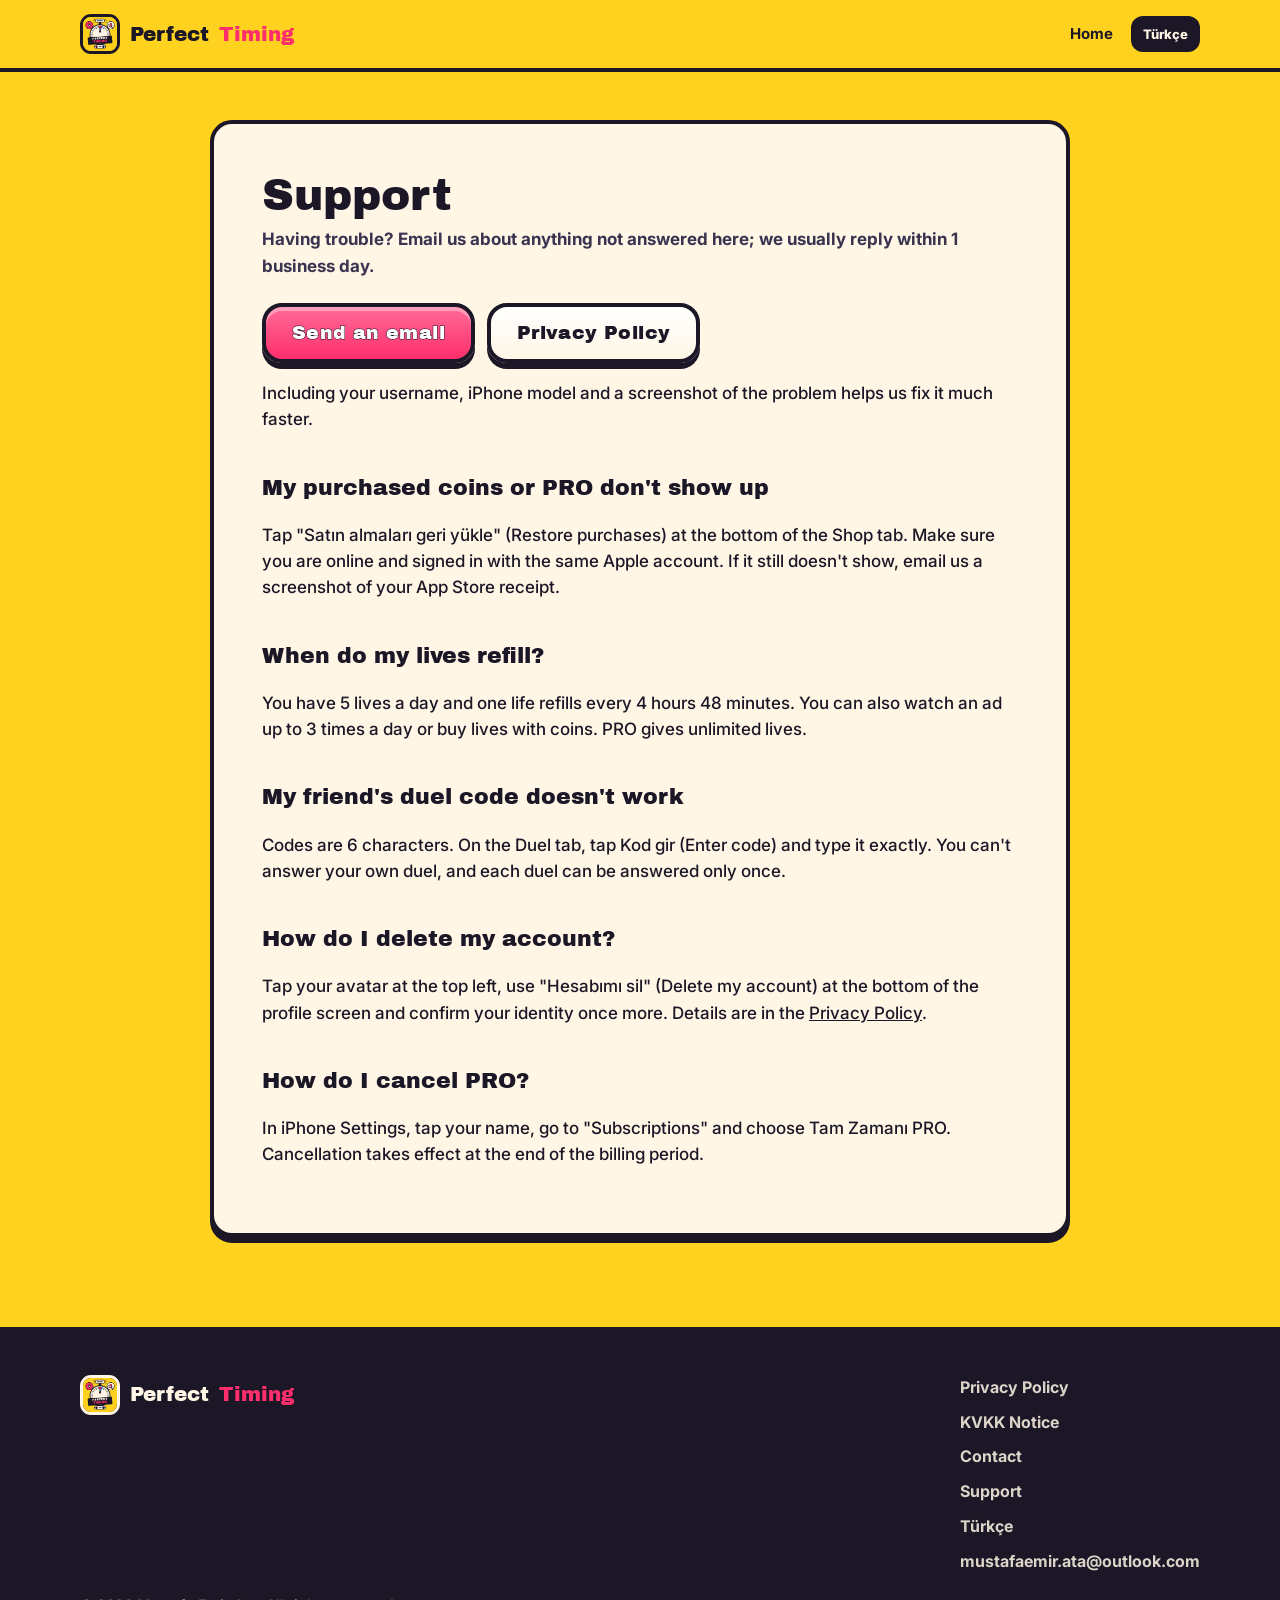
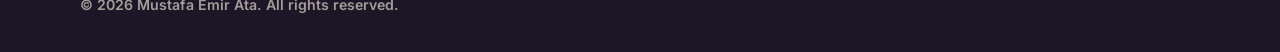
<file: en/support/index.html>
<!doctype html>
<html lang="en">
<head>
<meta charset="utf-8">
<meta name="viewport" content="width=device-width, initial-scale=1">
<title>Support | Perfect Timing</title>
<meta name="description" content="Support and contact for Perfect Timing.">
<meta name="theme-color" content="#FFD21F">
<meta property="og:type" content="website">
<meta property="og:title" content="Support | Perfect Timing">
<meta property="og:description" content="Support and contact for Perfect Timing.">
<meta property="og:image" content="/assets/img/og-en.jpg">
<meta name="twitter:card" content="summary_large_image">
<link rel="icon" type="image/png" href="/favicon.png">
<link rel="apple-touch-icon" href="/apple-touch-icon.png">
<link rel="alternate" hreflang="tr" href="/destek">
<link rel="alternate" hreflang="en" href="/en/support">
<link rel="preconnect" href="https://fonts.googleapis.com">
<link rel="preconnect" href="https://fonts.gstatic.com" crossorigin>
<link href="https://fonts.googleapis.com/css2?family=Archivo+Black&family=Inter:wght@500;600;700;800&display=swap" rel="stylesheet">
<link rel="stylesheet" href="/assets/site.css">
</head>
<body>
<header class="topbar"><div class="wrap">
  <a class="brand" href="/en"><img src="/assets/img/ikon-en.webp" alt="" width="40" height="40">Perfect <b>Timing</b></a>
  <button class="menu-btn" type="button" aria-expanded="false" aria-controls="site-nav" aria-label="Menu"><span></span><span></span><span></span></button>
  <nav class="nav" id="site-nav"><a href="/en">Home</a><a class="lang" href="/destek" hreflang="tr">Türkçe</a></nav>
</div></header>
<main class="doc"><div class="wrap"><article class="panel">
<h1>Support</h1>
<p class="meta">Having trouble? Email us about anything not answered here; we usually reply within 1 business day.</p>
<div class="contact"><a class="btn" href="mailto:mustafaemir.ata@outlook.com?subject=Perfect%20Timing%20support">Send an email</a><a class="btn cream" href="/en/privacy">Privacy Policy</a></div>
<p>Including your username, iPhone model and a screenshot of the problem helps us fix it much faster.</p>

<h2>My purchased coins or PRO don't show up</h2>
<p>Tap "Satın almaları geri yükle" (Restore purchases) at the bottom of the Shop tab. Make sure you are online and signed in with the same Apple account. If it still doesn't show, email us a screenshot of your App Store receipt.</p>

<h2>When do my lives refill?</h2>
<p>You have 5 lives a day and one life refills every 4 hours 48 minutes. You can also watch an ad up to 3 times a day or buy lives with coins. PRO gives unlimited lives.</p>

<h2>My friend's duel code doesn't work</h2>
<p>Codes are 6 characters. On the Duel tab, tap Kod gir (Enter code) and type it exactly. You can't answer your own duel, and each duel can be answered only once.</p>

<h2>How do I delete my account?</h2>
<p>Tap your avatar at the top left, use "Hesabımı sil" (Delete my account) at the bottom of the profile screen and confirm your identity once more. Details are in the <a href="/en/privacy">Privacy Policy</a>.</p>

<h2>How do I cancel PRO?</h2>
<p>In iPhone Settings, tap your name, go to "Subscriptions" and choose Tam Zamanı PRO. Cancellation takes effect at the end of the billing period.</p>
</article></div></main>
<footer class="footer"><div class="wrap">
  <a class="brand" href="/en"><img src="/assets/img/ikon-en.webp" alt="" width="40" height="40">Perfect <b>Timing</b></a>
  <nav><a href="/en/privacy">Privacy Policy</a><a href="/en/kvkk">KVKK Notice</a><a href="/en/contact">Contact</a><a href="/en/support">Support</a><a href="/">Türkçe</a><a href="mailto:mustafaemir.ata@outlook.com">mustafaemir.ata@outlook.com</a></nav>
  <small>© 2026 Mustafa Emir Ata. All rights reserved.</small>
</div></footer>
<script src="/assets/site.js" defer></script>
</body>
</html>
</file>
<file: assets/site.css>
:root {
  --ink: #1B1726;
  --ink-soft: #3A3350;
  --cream: #FFF6E6;
  --cream-light: #FFFBF0;
  --yellow: #FFD21F;
  --yellow-light: #FFE566;
  --yellow-deep: #F5B800;
  --pink: #FF2E6C;
  --blue: #3A7BFF;
  --green: #22C764;
  --purple: #9B5CFF;
  --line: 4px;
  --lift: 6px;
  --radius: 22px;
  --display: "Archivo Black", "Arial Black", system-ui, sans-serif;
  --text: "Inter", system-ui, -apple-system, "Segoe UI", sans-serif;
}

* { box-sizing: border-box; }

html { scroll-behavior: smooth; -webkit-text-size-adjust: 100%; }

body {
  margin: 0;
  background: var(--yellow);
  color: var(--ink);
  font-family: var(--text);
  font-size: 17px;
  line-height: 1.55;
  overflow-x: hidden;
}

img { max-width: 100%; height: auto; display: block; }
a { color: inherit; }

.wrap { width: min(1120px, 100% - 32px); margin-inline: auto; }

.topbar {
  position: sticky; top: 0; z-index: 20;
  background: var(--yellow);
  border-bottom: var(--line) solid var(--ink);
}
.topbar .wrap { display: flex; align-items: center; gap: 16px; height: 68px; }
.brand { display: flex; align-items: center; gap: 10px; text-decoration: none; font-family: var(--display); font-size: 20px; letter-spacing: .01em; }
.brand img { width: 40px; height: 40px; border-radius: 11px; border: 3px solid var(--ink); }
.brand b { color: var(--pink); font-weight: 400; }
.nav { margin-left: auto; display: flex; align-items: center; gap: 6px; }
.nav a { text-decoration: none; font-weight: 700; font-size: 15px; padding: 8px 12px; border-radius: 12px; }
.nav a:hover { background: rgba(27, 23, 38, .08); }
.nav .lang {
  font-family: var(--display); font-size: 13px; letter-spacing: .06em;
  background: var(--ink); color: var(--cream); padding: 8px 12px;
}
.nav .lang:hover { background: var(--ink-soft); }
@media (max-width: 760px) { .nav .hide-sm { display: none; } }

.panel {
  background: var(--cream);
  border: var(--line) solid var(--ink);
  border-radius: var(--radius);
  box-shadow: 0 var(--lift) 0 var(--ink);
}

.btn {
  --tint: var(--pink);
  --tint-top: #FF6B98;
  display: inline-flex; align-items: center; justify-content: center; gap: 10px;
  min-height: 60px; padding: 0 26px;
  font-family: var(--display); font-size: 19px; letter-spacing: .02em;
  color: #fff; text-decoration: none; cursor: pointer;
  background: linear-gradient(var(--tint-top), var(--tint));
  border: var(--line) solid var(--ink); border-radius: 20px;
  box-shadow: 0 var(--lift) 0 var(--ink), inset 0 4px 0 rgba(255, 255, 255, .35);
  -webkit-text-stroke: 1px var(--ink);
  paint-order: stroke fill;
  transition: transform .08s ease, box-shadow .08s ease;
  user-select: none; -webkit-user-select: none;
}
.btn:hover { transform: translateY(-1px); box-shadow: 0 calc(var(--lift) + 1px) 0 var(--ink), inset 0 4px 0 rgba(255, 255, 255, .35); }
.btn:active, .btn.pressed { transform: translateY(var(--lift)); box-shadow: 0 0 0 var(--ink), inset 0 4px 0 rgba(255, 255, 255, .2); }
.btn:focus-visible { outline: 4px solid var(--blue); outline-offset: 4px; }
.btn.cream { --tint: var(--cream); --tint-top: #fff; color: var(--ink); -webkit-text-stroke: 0; }
.btn.green { --tint: #18A954; --tint-top: #6BEA9C; }
.btn.blue { --tint: #2A62E0; --tint-top: #6FA0FF; }
.btn[disabled] { --tint: #8E8699; --tint-top: #B9B2C4; cursor: default; transform: none; }

.banner {
  display: inline-block;
  background: var(--ink); color: var(--cream);
  border-radius: 24px; padding: 14px 26px 18px;
  transform: rotate(-3deg);
  box-shadow: 0 10px 0 rgba(27, 23, 38, .22);
  font-family: var(--display); line-height: .98; letter-spacing: .005em;
}
.banner span { display: block; color: var(--pink); }

.tag {
  display: inline-flex; align-items: center; gap: 7px;
  font-family: var(--display); font-size: 13px; letter-spacing: .06em;
  background: var(--ink); color: var(--cream);
  padding: 7px 13px; border-radius: 999px;
}
.tag.pink { background: var(--pink); }
.tag.blue { background: var(--blue); }
.tag.green { background: #149A4B; }

.section { padding: 84px 0; }
.section-title { font-family: var(--display); font-size: clamp(30px, 5vw, 46px); line-height: 1.05; margin: 0 0 12px; }
.section-lead { max-width: 640px; margin: 0 0 40px; font-size: 18px; font-weight: 600; color: var(--ink-soft); }

.hero { position: relative; padding: 56px 0 80px; overflow: hidden; }
.hero::before {
    content: ""; position: absolute; inset: -40% -20%; z-index: -1;
  background: repeating-conic-gradient(from 0deg at 72% 38%, var(--yellow-light) 0deg 9deg, var(--yellow) 9deg 20deg);
  opacity: .75;
}
.hero .wrap { display: grid; grid-template-columns: 1.1fr .9fr; gap: 40px; align-items: center; }
.hero h1 { margin: 0; font-size: clamp(46px, 8.4vw, 92px); }
.hero .lead { font-size: clamp(18px, 2.2vw, 21px); font-weight: 700; margin: 34px 0 30px; max-width: 520px; }
.hero .ctas { display: flex; flex-wrap: wrap; gap: 14px; }
.hero .facts { display: flex; flex-wrap: wrap; gap: 10px; margin-top: 30px; }

.phone-shot {
  position: relative; justify-self: center;
  width: min(330px, 78vw);
  transform: rotate(4deg);
}
.phone-shot img.screen {
  border: 6px solid var(--ink); border-radius: 46px;
  box-shadow: 14px 16px 0 var(--ink);
  background: var(--ink);
}
.phone-shot .sticker {
  position: absolute; left: -54px; bottom: 44px; width: 128px;
  border: 5px solid var(--ink); border-radius: 30px;
  box-shadow: 0 8px 0 var(--ink);
  transform: rotate(-12deg);
}

@media (max-width: 880px) {
  .hero .wrap { grid-template-columns: 1fr; }
  .phone-shot { margin-top: 20px; }
  .phone-shot .sticker { left: -22px; width: 104px; }
}

.try { display: grid; grid-template-columns: 1fr 1fr; gap: 28px; align-items: center; padding: 30px; }
.try h2 { font-family: var(--display); font-size: clamp(26px, 4vw, 38px); margin: 0 0 8px; line-height: 1.05; }
.try p { margin: 0 0 18px; font-weight: 600; color: var(--ink-soft); }
.target-card {
  display: inline-flex; flex-direction: column; align-items: center;
  background: var(--ink); color: var(--cream);
  border-radius: 20px; padding: 10px 26px 12px; transform: rotate(-2deg);
  box-shadow: 0 7px 0 rgba(27, 23, 38, .3);
}
.target-card small { font-family: var(--display); font-size: 12px; letter-spacing: .3em; opacity: .7; }
.target-card strong { font-family: var(--display); font-size: 40px; font-weight: 400; font-variant-numeric: tabular-nums; }
.target-card strong em { font-style: normal; font-size: 18px; color: var(--pink); margin-left: 4px; }
.dial-box { display: flex; flex-direction: column; align-items: center; gap: 16px; }
.dial-box svg { width: min(300px, 100%); height: auto; overflow: visible; }
.readout { font-family: var(--display); font-size: 34px; font-variant-numeric: tabular-nums; min-height: 44px; }
.result-line { font-weight: 800; min-height: 26px; text-align: center; }
.try .btn { width: 100%; }
.try .controls { display: grid; gap: 12px; }
@media (max-width: 820px) { .try { grid-template-columns: 1fr; } }

.steps { display: grid; grid-template-columns: repeat(3, 1fr); gap: 22px; }
.step { padding: 26px 24px 24px; position: relative; }
.step .num {
  position: absolute; top: -22px; left: 20px;
  width: 48px; height: 48px; display: grid; place-items: center;
  font-family: var(--display); font-size: 22px; color: #fff;
  background: var(--pink); border: var(--line) solid var(--ink); border-radius: 50%;
  box-shadow: 0 4px 0 var(--ink);
}
.step h3 { font-family: var(--display); font-weight: 400; font-size: 22px; margin: 14px 0 8px; }
.step p { margin: 0; font-weight: 500; }
@media (max-width: 820px) { .steps { grid-template-columns: 1fr; gap: 34px; } }

.modes { display: grid; grid-template-columns: repeat(3, 1fr); gap: 20px; }
.mode { padding: 22px; display: flex; flex-direction: column; gap: 10px; }
.mode .icon {
  width: 62px; height: 62px; border-radius: 50%;
  display: grid; place-items: center;
  border: var(--line) solid var(--ink); box-shadow: 0 5px 0 var(--ink);
  background: var(--tint, var(--pink));
}
.mode .icon svg { width: 30px; height: 30px; }
.mode h3 { font-family: var(--display); font-weight: 400; font-size: 21px; margin: 6px 0 0; }
.mode p { margin: 0; font-weight: 500; }
.mode .tag { align-self: flex-start; margin-top: auto; }
@media (max-width: 900px) { .modes { grid-template-columns: repeat(2, 1fr); } }
@media (max-width: 600px) { .modes { grid-template-columns: 1fr; } }

.split { display: grid; grid-template-columns: 1fr 1fr; gap: 22px; }
.split .panel { padding: 28px; }
.split h3 { font-family: var(--display); font-weight: 400; font-size: 26px; margin: 0 0 8px; }
.leagues { display: grid; grid-template-columns: repeat(4, 1fr); gap: 10px; margin-top: 18px; }
.league { text-align: center; font-family: var(--display); font-size: 13px; letter-spacing: .04em; }
.league i {
  display: grid; place-items: center; margin: 0 auto 8px;
  width: 58px; height: 58px; border-radius: 50%;
  border: var(--line) solid var(--ink); box-shadow: 0 5px 0 var(--ink);
  background: var(--c); font-style: normal; color: #fff;
}
.league i svg { width: 26px; height: 26px; }
.league small { display: block; font-family: var(--text); font-weight: 700; font-size: 12px; opacity: .65; letter-spacing: 0; }
.tiers { display: grid; grid-template-columns: repeat(10, 1fr); gap: 6px; margin-top: 18px; }
.tiers span {
  aspect-ratio: 1; border-radius: 10px; border: 3px solid var(--ink);
  display: grid; place-items: center; font-family: var(--display); font-size: 12px;
  background: var(--cream-light);
}
.tiers span.on { background: var(--blue); color: #fff; }
.tiers span.prize { background: var(--yellow); }
@media (max-width: 820px) { .split { grid-template-columns: 1fr; } }

.shots {
  display: grid; grid-auto-flow: column; grid-auto-columns: minmax(220px, 250px);
  gap: 22px; overflow-x: auto; padding: 8px 4px 28px; scroll-snap-type: x mandatory;
  scrollbar-width: thin;
}
.shots figure { margin: 0; scroll-snap-align: start; }
.shots img { border: 5px solid var(--ink); border-radius: 34px; box-shadow: 0 8px 0 var(--ink); background: var(--ink); }
.shots figcaption { font-family: var(--display); font-size: 16px; margin-top: 16px; }
.shots figcaption span { display: block; font-family: var(--text); font-weight: 600; font-size: 14px; color: var(--ink-soft); }

.faq { display: grid; gap: 14px; max-width: 820px; }
.faq details { padding: 0; }
.faq summary {
  list-style: none; cursor: pointer; padding: 20px 60px 20px 22px; position: relative;
  font-family: var(--display); font-size: 18px;
}
.faq summary::-webkit-details-marker { display: none; }
.faq summary::after {
  content: "+"; position: absolute; right: 18px; top: 50%; transform: translateY(-50%);
  width: 32px; height: 32px; display: grid; place-items: center;
  background: var(--ink); color: var(--cream); border-radius: 50%; font-size: 20px; line-height: 1;
}
.faq details[open] summary::after { content: "−"; background: var(--pink); }
.faq details p { margin: 0; padding: 0 22px 22px; font-weight: 500; }

.doc { padding: 48px 0 90px; }
.doc .panel { padding: clamp(22px, 4vw, 48px); max-width: 860px; margin-inline: auto; }
.doc h1 { font-family: var(--display); font-weight: 400; font-size: clamp(30px, 5vw, 44px); line-height: 1.05; margin: 0 0 8px; }
.doc h2 { font-family: var(--display); font-weight: 400; font-size: 22px; margin: 38px 0 10px; }
.doc .meta { font-weight: 700; color: var(--ink-soft); margin: 0 0 24px; }
.doc p, .doc li { font-weight: 500; }
.doc ul { padding-left: 22px; }
.doc li { margin: 6px 0; }
.doc table { width: 100%; border-collapse: collapse; margin: 12px 0; font-size: 15px; }
.doc th, .doc td { text-align: left; vertical-align: top; padding: 12px 10px; border-bottom: 2px solid rgba(27, 23, 38, .12); }
.doc th { font-family: var(--display); font-weight: 400; font-size: 13px; letter-spacing: .05em; }
.doc .table-scroll { overflow-x: auto; }
.doc .contact { display: flex; flex-wrap: wrap; gap: 12px; margin-top: 18px; }
.doc .callout { background: var(--yellow-light); border: 3px solid var(--ink); border-radius: 16px; padding: 14px 16px; font-weight: 700; }

.footer { background: var(--ink); color: var(--cream); padding: 44px 0 36px; border-top: var(--line) solid var(--ink); }
.footer .wrap { display: flex; flex-wrap: wrap; gap: 20px 36px; align-items: center; justify-content: space-between; }
.footer .brand img { border-color: var(--cream); }
.footer nav { display: flex; flex-wrap: wrap; gap: 8px 20px; }
.footer nav a { text-decoration: none; font-weight: 700; opacity: .85; }
.footer nav a:hover { opacity: 1; text-decoration: underline; }
.footer small { display: block; width: 100%; opacity: .6; font-weight: 600; }

@media (prefers-reduced-motion: no-preference) {
  .rise { opacity: 0; transform: translateY(24px); transition: opacity .5s ease, transform .5s cubic-bezier(.2, .9, .3, 1.3); }
  .rise.in { opacity: 1; transform: none; }
  .phone-shot { animation: bob 5s ease-in-out infinite; }
  @keyframes bob { 0%, 100% { transform: rotate(4deg) translateY(0); } 50% { transform: rotate(3deg) translateY(-10px); } }
}

.hero .note { margin: 22px 0 0; font-weight: 700; color: var(--ink-soft); }
.nav .lang { font-family: var(--text); font-weight: 800; letter-spacing: 0; }
.target-card small { letter-spacing: .08em; font-size: 13px; }
.try-row { display: flex; align-items: center; gap: 16px; flex-wrap: wrap; }
.tries-left { font-weight: 800; color: var(--ink-soft); }
.try.locked .dial-box { opacity: .45; }

.split h3, .sub-title { font-family: var(--display); font-weight: 400; font-size: 26px; margin: 0 0 8px; }
.sub-title { margin-top: 44px; font-size: clamp(24px, 3.4vw, 32px); }

table.score { width: 100%; border-collapse: collapse; font-size: 15px; }
table.score th { font-family: var(--display); font-weight: 400; text-align: left; padding: 0 8px 10px; font-size: 14px; }
table.score td { padding: 11px 8px; border-top: 2px solid rgba(27, 23, 38, .12); font-weight: 600; font-variant-numeric: tabular-nums; }
table.score td:first-child { font-weight: 800; }
table.score tr:first-child td:first-child { color: var(--pink); }
.table-scroll { overflow-x: auto; }
.notes { margin: 16px 0 0; padding-left: 20px; font-weight: 500; }
.notes li { margin: 6px 0; }

.diffs { display: grid; gap: 14px; margin-top: 14px; }
.diff h4 { margin: 0 0 4px; font-family: var(--display); font-weight: 400; font-size: 18px; display: flex; align-items: center; gap: 10px; }
.diff h4::before { content: ""; width: 18px; height: 18px; border-radius: 50%; background: var(--c); border: 3px solid var(--ink); }
.diff p { margin: 0; font-weight: 500; }

.mode h3 small { font-family: var(--text); font-weight: 800; font-size: 14px; color: var(--ink-soft); margin-left: 6px; }
.mode .bonus { font-weight: 800; color: var(--pink); margin-top: auto; }

.minis { display: grid; grid-template-columns: repeat(2, 1fr); gap: 18px; }
.minis.three { grid-template-columns: repeat(3, 1fr); }
.mini { padding: 22px; }
.mini h3 { font-family: var(--display); font-weight: 400; font-size: 20px; margin: 0 0 6px; }
.mini p { margin: 0; font-weight: 500; }
@media (max-width: 900px) { .minis.three { grid-template-columns: repeat(2, 1fr); } }
@media (max-width: 600px) { .minis, .minis.three { grid-template-columns: 1fr; } }

.ranks { display: grid; grid-template-columns: repeat(2, 1fr); gap: 18px; }
.rank h4 { margin: 0 0 4px; font-family: var(--display); font-weight: 400; font-size: 18px; }
.rank h4::before { content: ""; display: inline-block; width: 12px; height: 12px; margin-right: 8px; border-radius: 4px; background: var(--pink); border: 2px solid var(--ink); }
.rank p { margin: 0; font-weight: 500; }
@media (max-width: 500px) { .ranks { grid-template-columns: 1fr; } }

.tiers.rise { margin-top: 22px; max-width: 560px; }

.final { display: grid; grid-template-columns: 180px 1fr; gap: 30px; align-items: center; padding: 30px; }
.final img { border: 5px solid var(--ink); border-radius: 40px; box-shadow: 0 8px 0 var(--ink); }
.final p { font-weight: 600; font-size: 18px; margin: 0 0 22px; }
@media (max-width: 700px) { .final { grid-template-columns: 1fr; } .final img { width: 140px; } }

.spin { transform-origin: 50px 55px; animation: spin var(--speed, 3s) linear infinite; }
@keyframes spin { to { transform: rotate(360deg); } }

.step { text-align: center; padding-top: 34px; }
.step h3 { margin-top: 12px; }
.step p { color: var(--ink-soft); font-weight: 700; }
.step-art { height: 96px; display: grid; place-items: center; }
.step-art.q b {
  font-family: var(--display); font-weight: 400; font-size: 38px; color: var(--cream);
  background: var(--ink); padding: 10px 22px; border-radius: 18px; transform: rotate(-3deg);
  box-shadow: 0 6px 0 rgba(27, 23, 38, .3); animation: wobble 2.4s ease-in-out infinite;
}
@keyframes wobble { 50% { transform: rotate(3deg) scale(1.05); } }
.step-art.tap .press {
  font-family: var(--display); font-size: 30px; color: #fff; -webkit-text-stroke: 1.5px var(--ink); paint-order: stroke fill;
  background: linear-gradient(#FF6B98, var(--pink)); border: 4px solid var(--ink); border-radius: 22px;
  padding: 12px 30px; box-shadow: 0 8px 0 var(--ink); animation: press 1.6s ease-in-out infinite;
}
@keyframes press { 0%, 60%, 100% { transform: translateY(0); box-shadow: 0 8px 0 var(--ink); } 70%, 80% { transform: translateY(8px); box-shadow: 0 0 0 var(--ink); } }

.meter-card { padding: 34px 28px 26px; }
.meter { position: relative; padding-top: 30px; }
.meter-track { display: flex; height: 46px; border: 4px solid var(--ink); border-radius: 16px; overflow: hidden; box-shadow: 0 6px 0 var(--ink); }
.meter-track i { display: block; border-right: 2px solid rgba(27, 23, 38, .25); }
.meter-track i:last-child { border-right: 0; }
.meter-target { position: absolute; left: 50%; top: 0; transform: translateX(-50%); font-family: var(--display); font-size: 14px; }
.meter-target::after { content: ""; display: block; width: 4px; height: 16px; margin: 2px auto 0; background: var(--ink); border-radius: 2px; }
.meter-needle {
  position: absolute; top: 22px; left: 10%; width: 10px; height: 70px; margin-left: -5px;
  background: var(--pink); border: 3px solid var(--ink); border-radius: 6px;
  animation: sweep 5s cubic-bezier(.45, 0, .2, 1) infinite;
}
@keyframes sweep {
  0% { left: 6%; } 22% { left: 70%; } 30% { left: 70%; } 52% { left: 33%; } 60% { left: 33%; } 82% { left: 50.5%; } 100% { left: 50.5%; }
}
.meter-legend { display: flex; flex-wrap: wrap; gap: 10px 22px; margin-top: 30px; font-weight: 700; }
.meter-legend span { display: inline-flex; align-items: center; gap: 8px; }
.meter-legend i { width: 16px; height: 16px; border-radius: 5px; border: 3px solid var(--ink); }
.meter-legend b { font-family: var(--display); font-weight: 400; }
.mults { display: flex; flex-wrap: wrap; align-items: center; gap: 10px; margin-top: 20px; }
.mult { background: var(--ink); color: var(--cream); border-radius: 12px; padding: 6px 14px; font-weight: 700; }
.mult b { font-family: var(--display); font-weight: 400; color: var(--yellow); }
.mults .extra { font-weight: 700; color: var(--ink-soft); }

.modes.compact .mode { flex-direction: row; align-items: center; gap: 16px; padding: 18px; }
.modes.compact .mode h3 { margin: 0; font-size: 19px; }
.modes.compact .mode p { color: var(--ink-soft); font-weight: 600; }
.modes.compact .icon { flex: 0 0 auto; }

.bots { display: grid; grid-template-columns: repeat(3, 1fr); gap: 20px; }
.botcard { text-align: center; padding: 24px 18px; }
.botcard .bot { width: 96px; height: 96px; margin: 0 auto 10px; animation: bob 3s ease-in-out infinite; }
.botcard:nth-child(2) .bot { animation-delay: -1s; }
.botcard:nth-child(3) .bot { animation-delay: -2s; }
.bot .eyes { transform-origin: 50px 50px; animation: blink 4s infinite; }
@keyframes blink { 0%, 92%, 100% { transform: scaleY(1); } 95% { transform: scaleY(.1); } }
.botcard h3 { font-family: var(--display); font-weight: 400; font-size: 21px; margin: 4px 0 8px; }
.botcard p { margin: 10px 0 0; font-weight: 600; color: var(--ink-soft); }
.chip { display: inline-block; color: #fff; font-weight: 800; padding: 3px 12px; border-radius: 999px; border: 3px solid var(--ink); }
@media (max-width: 760px) { .bots { grid-template-columns: 1fr; } }

.road-wrap { display: grid; grid-template-columns: 1fr 260px; gap: 34px; align-items: center; }
.road { position: relative; display: grid; grid-template-columns: repeat(2, 1fr); gap: 26px 20px; }
.road::before {
  content: ""; position: absolute; left: 50%; top: 40px; bottom: 40px; width: 14px; margin-left: -7px;
  background: var(--ink); border-radius: 7px;
}
.station { position: relative; background: var(--cream); border: var(--line) solid var(--ink); border-radius: var(--radius); box-shadow: 0 var(--lift) 0 var(--ink); padding: 18px; text-align: center; }
.station:nth-child(even) { transform: translateY(46px); }
.station.rise.in:nth-child(even) { transform: translateY(46px); }
.station .stop { height: 96px; display: grid; place-items: center; }
.station h3 { font-family: var(--display); font-weight: 400; font-size: 20px; margin: 8px 0 2px; }
.station p { margin: 0; font-weight: 700; color: var(--ink-soft); }
.station .stars { display: inline-flex; gap: 2px; margin-top: 8px; }
.station .stars svg { width: 20px; height: 20px; }
.count .ring { stroke-dasharray: 188.5; animation: drain 3s linear infinite; }
@keyframes drain { from { stroke-dashoffset: 0; } to { stroke-dashoffset: 188.5; } }
.pad {
  width: 86px; height: 70px; border-radius: 18px; border: 4px solid var(--ink); box-shadow: 0 6px 0 var(--ink);
  display: grid; place-items: center; font-family: var(--display); font-size: 32px; color: #fff;
  animation: cue 2.6s steps(1) infinite;
}
.pad span { -webkit-text-stroke: 1.5px var(--ink); paint-order: stroke fill; }
@keyframes cue { 0% { background: var(--ink-soft); } 65% { background: var(--green); } 90% { background: var(--ink-soft); } }
.bars { display: flex; align-items: flex-end; gap: 8px; height: 70px; }
.bars i { width: 16px; height: 30px; background: var(--yellow-deep); border: 3px solid var(--ink); border-radius: 6px; animation: beat .8s ease-in-out infinite; }
.bars i:nth-child(2) { animation-delay: .2s; } .bars i:nth-child(3) { animation-delay: .4s; } .bars i:nth-child(4) { animation-delay: .6s; background: var(--pink); }
@keyframes beat { 0%, 100% { height: 24px; } 30% { height: 64px; } }
.shot { border: 5px solid var(--ink); border-radius: 34px; box-shadow: 0 8px 0 var(--ink); background: var(--ink); }
@media (max-width: 820px) {
  .road-wrap { grid-template-columns: 1fr; }
  .road-wrap .shot, .rank-wrap .shot { max-width: 260px; margin: 0 auto; }
}
@media (max-width: 520px) {
  .road { grid-template-columns: 1fr; }
  .station:nth-child(even), .station.rise.in:nth-child(even) { transform: none; }
}

.rank-wrap { display: grid; grid-template-columns: 280px 1fr; gap: 34px; align-items: center; }
.rank-tabs { display: grid; grid-template-columns: repeat(2, 1fr); gap: 14px; }
.rank-tab {
  background: var(--ink); color: var(--cream); border-radius: 18px; padding: 16px 18px;
  box-shadow: 0 6px 0 rgba(27, 23, 38, .3);
}
.rank-tab b { display: block; font-family: var(--display); font-weight: 400; font-size: 24px; color: var(--yellow); }
.rank-tab span { font-weight: 700; opacity: .85; }
.rank-tab:nth-child(3) { background: var(--blue); }
.rank-tab:nth-child(3) b { color: #fff; }
.league-card { padding: 20px; margin-top: 22px; }
.league-card .leagues { margin-top: 0; }
.league-card p { margin: 14px 0 0; font-weight: 700; color: var(--ink-soft); text-align: center; }
.league i { animation: bob 3.2s ease-in-out infinite; }
.league:nth-child(2) i { animation-delay: -.8s; } .league:nth-child(3) i { animation-delay: -1.6s; } .league:nth-child(4) i { animation-delay: -2.4s; }
@keyframes bob { 0%, 100% { transform: translateY(0); } 50% { transform: translateY(-6px); } }
@media (max-width: 820px) { .rank-wrap { grid-template-columns: 1fr; } }

.looks { display: grid; grid-template-columns: repeat(4, 1fr); gap: 20px; }
.look { padding: 18px; text-align: center; overflow: hidden; }
.look.wide { grid-column: span 2; }
.look h3 { font-family: var(--display); font-weight: 400; font-size: 18px; margin: 14px 0 0; }
.look-art { height: 130px; display: flex; align-items: center; justify-content: center; gap: 14px; position: relative; }
.dials figure { margin: 0; }
.dials figcaption { font-weight: 800; font-size: 13px; margin-top: 4px; }
.frames { flex-wrap: wrap; gap: 12px; }
.ava { position: relative; width: 58px; height: 58px; border-radius: 50%; background: var(--bg); border: 3px solid var(--ink); display: grid; place-items: center; }
.ava svg { width: 70%; height: 70%; margin-top: 12%; }
.ava::before { content: ""; position: absolute; inset: -9px; border-radius: 50%; padding: 6px; -webkit-mask: linear-gradient(#000 0 0) content-box, linear-gradient(#000 0 0); -webkit-mask-composite: xor; mask-composite: exclude; }
.ava.gold::before { background: conic-gradient(#FFE45C, #C77800, #FFE45C); }
.ava.flame::before { background: conic-gradient(#FFD21F, #FF5A1F, #FF2E6C, #FFD21F); }
.ava.neon::before { background: conic-gradient(#00E5FF, #7B2CFF, #FF3DF2, #00E5FF); animation: turn 3s linear infinite; }
.ava.neon { box-shadow: 0 0 18px #00E5FF; }
.ava.crown::before { background: conic-gradient(#FFF3B0, #F5A300, #FFF3B0, #C77800, #FFF3B0); }
.ava-top { position: absolute; top: -26px; left: 50%; width: 30px; height: 30px; margin-left: -15px; animation: bob 2s ease-in-out infinite; }
@keyframes turn { to { transform: rotate(360deg); } }
.names { flex-direction: column; gap: 2px; }
.nm { font-family: var(--display); font-size: 22px; line-height: 1.15; }
.nm.pink { color: var(--pink); } .nm.blue { color: var(--blue); }
.nm.gold { background: linear-gradient(#F5A300, #C77800); -webkit-background-clip: text; background-clip: text; color: transparent; }
.nm.rainbow { background: linear-gradient(90deg, #FF2E6C, #F5A300, #22C764, #3A7BFF, #9B5CFF, #FF2E6C); background-size: 200% 100%; -webkit-background-clip: text; background-clip: text; color: transparent; animation: slide 3s linear infinite; }
@keyframes slide { to { background-position: 200% 0; } }
.celebs { overflow: hidden; }
.rain { position: absolute; inset: 0; width: 33.33%; }
.rain:nth-child(2) { left: 33.33%; } .rain:nth-child(3) { left: 66.66%; }
.rain span { position: absolute; top: -30px; left: var(--x); width: calc(22px * var(--s)); height: calc(22px * var(--s)); animation: fall 2.8s linear infinite; animation-delay: var(--d); }
.rain span svg { width: 100%; height: 100%; }
@keyframes fall { from { transform: translateY(0) rotate(0); } to { transform: translateY(170px) rotate(300deg); } }
.speaker { width: 96px; height: 80px; }
.speaker .w1, .speaker .w2, .speaker .w3 { animation: wave 1.2s ease-in-out infinite; }
.speaker .w2 { animation-delay: .2s; } .speaker .w3 { animation-delay: .4s; }
@keyframes wave { 0%, 100% { opacity: .15; } 40% { opacity: 1; } }
.chest-art { gap: 24px; }
.chest { width: 110px; height: 110px; animation: bob 2.2s ease-in-out infinite; }
.rarity { display: flex; width: min(260px, 60%); height: 64px; border: 3px solid var(--ink); border-radius: 14px; overflow: hidden; }
.rarity span { display: flex; flex-direction: column; align-items: center; justify-content: center; color: #fff; font-weight: 800; font-size: 12px; min-width: 0; }
.rarity b { font-family: var(--display); font-weight: 400; font-size: 17px; }
.rarity .r0 { background: #8E9AAF; } .rarity .r1 { background: var(--blue); } .rarity .r2 { background: var(--purple); }
@media (max-width: 900px) { .looks { grid-template-columns: repeat(2, 1fr); } }
@media (max-width: 560px) { .looks { grid-template-columns: 1fr; } .look.wide { grid-column: auto; } .dials .mini-dial { width: 62px; height: 62px; } }

.boosts { display: grid; grid-template-columns: repeat(3, 1fr); gap: 20px; }
.boost { display: flex; flex-direction: column; align-items: center; gap: 10px; padding: 22px; text-align: center; }
.boost .icon { width: 70px; height: 70px; border-radius: 50%; display: grid; place-items: center; background: var(--tint); border: var(--line) solid var(--ink); box-shadow: 0 5px 0 var(--ink); animation: bob 2.6s ease-in-out infinite; }
.boost .icon svg { width: 34px; height: 34px; }
.boost h3 { margin: 0; font-family: var(--display); font-weight: 400; font-size: 19px; }
.price { display: inline-flex; align-items: center; gap: 6px; font-weight: 800; background: var(--ink); color: var(--cream); border-radius: 999px; padding: 4px 14px 4px 6px; }
.price svg { width: 22px; height: 22px; }
@media (max-width: 700px) { .boosts { grid-template-columns: 1fr; } }

.season { padding: 56px 26px 26px; }
.track { position: relative; display: flex; justify-content: space-between; }
.track::before { content: ""; position: absolute; left: 20px; right: 20px; top: 50%; height: 14px; margin-top: -7px; background: rgba(27, 23, 38, .15); border-radius: 7px; }
.track .fill { position: absolute; left: 20px; top: 50%; height: 14px; margin-top: -7px; width: 0; background: var(--blue); border-radius: 7px; transition: width 1.6s cubic-bezier(.3, .8, .3, 1) .3s; }
.season.in .fill { width: calc((100% - 40px) * .67); }
.node { position: relative; z-index: 1; width: 40px; height: 40px; border-radius: 50%; display: grid; place-items: center; font-family: var(--display); font-size: 14px; background: var(--cream-light); border: 3px solid var(--ink); }
.node.got { background: var(--blue); color: #fff; }
.node em { position: absolute; bottom: 46px; left: 50%; width: 30px; height: 30px; margin-left: -15px; animation: bob 2.4s ease-in-out infinite; }
.node em svg { width: 100%; height: 100%; }
@media (max-width: 560px) { .node { width: 26px; height: 26px; font-size: 10px; } .node em { width: 22px; height: 22px; margin-left: -11px; bottom: 32px; } }
.prog-row { display: grid; grid-template-columns: 2fr 1fr; gap: 20px; margin-top: 20px; }
.ach, .pro { padding: 22px; }
.ach h3 { font-family: var(--display); font-weight: 400; font-size: 20px; margin: 14px 0 2px; }
.ach p, .pro p { margin: 0; font-weight: 700; color: var(--ink-soft); }
.medals { display: flex; flex-wrap: wrap; gap: 12px; }
.medal { width: 56px; height: 56px; border-radius: 50%; display: grid; place-items: center; background: var(--c); border: var(--line) solid var(--ink); box-shadow: 0 4px 0 var(--ink); }
.medal svg { width: 30px; height: 30px; }
.medal:not(.off) { animation: bob 2.8s ease-in-out infinite; }
.medal.off { filter: grayscale(1); opacity: .45; }
.pro { background: linear-gradient(160deg, #B98CFF, var(--purple)); color: #fff; }
.pro p { color: #fff; }
.pro-badge { display: inline-block; font-family: var(--display); font-size: 40px; -webkit-text-stroke: 2px var(--ink); paint-order: stroke fill; transform: rotate(-4deg); margin-bottom: 8px; }
@media (max-width: 760px) { .prog-row { grid-template-columns: 1fr; } }

.road { grid-template-columns: repeat(4, 1fr); gap: 18px; padding: 40px 0; }
.road::before {
  left: 0; right: 0; top: 50%; bottom: auto; width: auto; height: 26px; margin: -13px 0 0;
  background: var(--ink-soft); border-radius: 13px; box-shadow: 0 5px 0 var(--ink);
}
.road::after {
  content: ""; position: absolute; left: 14px; right: 14px; top: 50%; height: 4px; margin-top: -2px;
  background: repeating-linear-gradient(90deg, var(--yellow) 0 22px, transparent 22px 40px); border-radius: 2px;
}
.station { z-index: 1; }
.station:nth-child(even), .station.rise.in:nth-child(even) { transform: translateY(40px); }
.station:nth-child(odd), .station.rise.in:nth-child(odd) { transform: translateY(-40px); }
@media (max-width: 1000px) {
  .road { grid-template-columns: repeat(2, 1fr); padding: 0; gap: 22px; }
  .road::before, .road::after { display: none; }
  .station:nth-child(n), .station.rise.in:nth-child(n) { transform: none; }
}
@media (max-width: 520px) { .road { grid-template-columns: 1fr; } }
@media (min-width: 821px) { .road-wrap { grid-template-columns: 1fr 240px; } }

.rarity span { flex-grow: 0 !important; flex-shrink: 0; }
.rarity .r0 { flex-basis: 48% !important; } .rarity .r1 { flex-basis: 30% !important; } .rarity .r2 { flex-basis: 22% !important; }
.ava { width: 52px; height: 52px; }
.frames { flex-wrap: nowrap; gap: 16px; }
@media (max-width: 560px) { .rarity { width: 70%; } .rarity span { font-size: 10px; } .rarity b { font-size: 14px; } }

.contact-card { display: grid; grid-template-columns: 1fr auto; gap: 24px; align-items: center; padding: 30px; }
.contact-card p { margin: 0; font-weight: 600; font-size: 18px; }
.contact-actions { display: grid; gap: 12px; justify-items: start; }
.contact-actions p { font-size: 15px; color: var(--ink-soft); }
@media (max-width: 760px) { .contact-card { grid-template-columns: 1fr; } }

.linklike { background: none; border: 0; padding: 0; font: inherit; font-weight: 700; color: inherit; cursor: pointer; text-decoration: underline; text-underline-offset: 3px; }
.footer .linklike { opacity: .85; text-decoration: none; }
.footer .linklike:hover { opacity: 1; text-decoration: underline; }

.dlg {
  width: min(560px, calc(100% - 32px)); max-height: min(86vh, 900px); padding: 30px 26px 24px;
  background: var(--cream); color: var(--ink); border: var(--line) solid var(--ink); border-radius: 26px;
  box-shadow: 0 10px 0 var(--ink); overflow: auto;
}
.dlg::backdrop { background: rgba(27, 23, 38, .7); }
.dlg[open] { animation: pop .35s cubic-bezier(.2, .9, .3, 1.3); }
@keyframes pop { from { transform: scale(.85) translateY(20px); opacity: 0; } }
.dlg h2 { font-family: var(--display); font-weight: 400; font-size: 30px; margin: 0 0 18px; }
.dlg-x {
  position: sticky; top: 0; float: right; margin: -12px -8px 0 0; width: 40px; height: 40px; border-radius: 50%;
  background: var(--cream); border: 3px solid var(--ink); box-shadow: 0 4px 0 var(--ink);
  font-size: 24px; font-weight: 800; line-height: 1; cursor: pointer; color: var(--ink); z-index: 2;
}
.doc-dlg { width: min(820px, calc(100% - 32px)); }
.doc-dlg .doc { padding: 0; }
.doc-dlg .doc h1 { font-family: var(--display); font-weight: 400; font-size: clamp(24px, 4vw, 34px); line-height: 1.1; margin: 0 0 8px; }
.doc-dlg .doc h2 { font-size: 20px; margin: 26px 0 8px; }

.contact-form { display: grid; gap: 14px; }
.contact-form label { display: grid; gap: 6px; font-weight: 800; }
.contact-form input, .contact-form textarea {
  font: inherit; font-weight: 600; color: var(--ink); background: #fff;
  border: 3px solid var(--ink); border-radius: 14px; padding: 12px 14px; resize: vertical;
}
.contact-form input:focus, .contact-form textarea:focus { outline: 3px solid var(--blue); outline-offset: 2px; }
.contact-form .hp { position: absolute; left: -5000px; width: 1px; height: 1px; opacity: 0; }
.contact-form .consent, .contact-form .direct { margin: 0; font-size: 14px; font-weight: 600; color: var(--ink-soft); }
.form-status { margin: 0; min-height: 22px; font-weight: 800; }
.form-status.ok { color: #149A4B; }
.form-status.err { color: var(--pink); }
.form-actions { display: grid; grid-template-columns: 1fr 1.4fr; gap: 12px; }
.form-actions .btn { min-height: 54px; font-size: 17px; }

.footer .wrap { align-items: flex-start; }
.footer nav { flex-direction: column; align-items: flex-start; gap: 10px; }
.footer nav a, .footer nav .linklike { font-size: 16px; }

.dlg.sheet {
  margin: 0 0 0 auto; width: min(50vw, 640px); min-width: 420px; height: 100dvh; max-height: 100dvh;
  border-radius: 28px 0 0 28px; border-right: 0; box-shadow: -10px 0 0 var(--ink); padding: 34px 32px 28px;
}
.dlg.sheet[open] { animation: slide-in .38s cubic-bezier(.2, .9, .3, 1); }
@keyframes slide-in { from { transform: translateX(100%); } }
.dlg.sheet h2 { font-size: 36px; }
.dlg.sheet .contact-form textarea { min-height: 180px; }
@media (max-width: 760px) {
  .dlg.sheet {
    margin: auto 0 0 0; width: 100%; min-width: 0; max-width: 100%; height: 88dvh;
    border-radius: 28px 28px 0 0; border-right: var(--line) solid var(--ink); border-bottom: 0; box-shadow: 0 -8px 0 var(--ink);
  }
  .dlg.sheet[open] { animation: slide-up .38s cubic-bezier(.2, .9, .3, 1); }
  @keyframes slide-up { from { transform: translateY(100%); } }
}

.menu-btn { display: none; }

@media (max-width: 760px) {
  body { font-size: 16px; }
  .wrap { width: calc(100% - 32px); }

  .topbar .wrap { height: 60px; }
  .brand { font-size: 18px; }
  .brand img { width: 36px; height: 36px; }
  .menu-btn {
    display: grid; align-content: center; gap: 5px; margin-left: auto;
    width: 46px; height: 42px; padding: 0 11px; cursor: pointer;
    background: var(--cream); border: 3px solid var(--ink); border-radius: 12px; box-shadow: 0 4px 0 var(--ink);
  }
  .menu-btn span { display: block; height: 3px; background: var(--ink); border-radius: 2px; transition: transform .2s ease, opacity .2s ease; }
  .menu-btn[aria-expanded="true"] span:nth-child(1) { transform: translateY(8px) rotate(45deg); }
  .menu-btn[aria-expanded="true"] span:nth-child(2) { opacity: 0; }
  .menu-btn[aria-expanded="true"] span:nth-child(3) { transform: translateY(-8px) rotate(-45deg); }
  .nav {
    position: absolute; left: 0; right: 0; top: 100%; margin: 0;
    display: none; flex-direction: column; align-items: stretch; gap: 4px;
    padding: 12px 16px 18px; background: var(--yellow); border-bottom: var(--line) solid var(--ink);
    box-shadow: 0 10px 20px rgba(27, 23, 38, .18);
  }
  .nav.open { display: flex; animation: drop .2s ease; }
  @keyframes drop { from { opacity: 0; transform: translateY(-8px); } }
  .nav a { font-size: 18px; padding: 12px 14px; border-radius: 12px; background: var(--cream); border: 3px solid var(--ink); }
  .nav .lang { text-align: center; margin-top: 6px; font-size: 16px; }
  .topbar { position: sticky; }

  .section { padding: 56px 0; }
  .section-title { font-size: 30px; }
  .section-lead { font-size: 16px; margin-bottom: 26px; }

  .hero { padding: 32px 0 44px; }
  .hero h1 { font-size: 52px; }
  .hero .lead { margin: 26px 0 22px; font-size: 18px; }
  .hero .ctas { display: grid; gap: 12px; }
  .hero .ctas .btn { width: 100%; }
  .btn { min-height: 56px; font-size: 17px; padding: 0 18px; }

  .try { padding: 20px; gap: 20px; }
  .try h2 { font-size: 26px; }
  .dial-box svg { width: min(240px, 100%); }
  .readout { font-size: 28px; }

  .meter-card, .season, .ach, .pro, .final, .contact-card { padding: 20px; }
  .meter-legend { gap: 8px 14px; font-size: 15px; }
  .mults { gap: 8px; }
  .look-art { height: 112px; }
  .dials { gap: 8px; }
  .boost { padding: 18px; }

  .final { text-align: center; justify-items: center; }
  .final p { font-size: 16px; }
  .final .btn { width: 100%; }
  .contact-card { text-align: left; }
  .contact-actions { justify-items: stretch; }
  .contact-actions .btn { width: 100%; }

  .footer { padding: 36px 0 30px; }
  .footer .wrap { flex-direction: column; align-items: stretch; gap: 22px; }
  .footer nav { gap: 0; }
  .footer nav a, .footer nav .linklike {
    display: block; width: 100%; padding: 13px 0; font-size: 17px;
    border-bottom: 1px solid rgba(255, 246, 230, .14);
  }
  .footer small { text-align: left; }

  .doc { padding: 28px 0 60px; }
  .doc .panel { padding: 22px 18px; }
  .doc h2 { font-size: 19px; }
  .doc .contact { display: grid; }
  .doc .contact .btn { width: 100%; }
}

@media (max-width: 380px) {
  .hero h1 { font-size: 44px; }
  .meter-track { height: 38px; }
  .rank-tab b { font-size: 20px; }
}
.footer .linklike { text-align: left; }

.page-form { max-width: 620px; margin-top: 10px; }
.page-form .btn { width: 100%; margin-top: 4px; }
.page-form textarea { min-height: 200px; }
</file>
